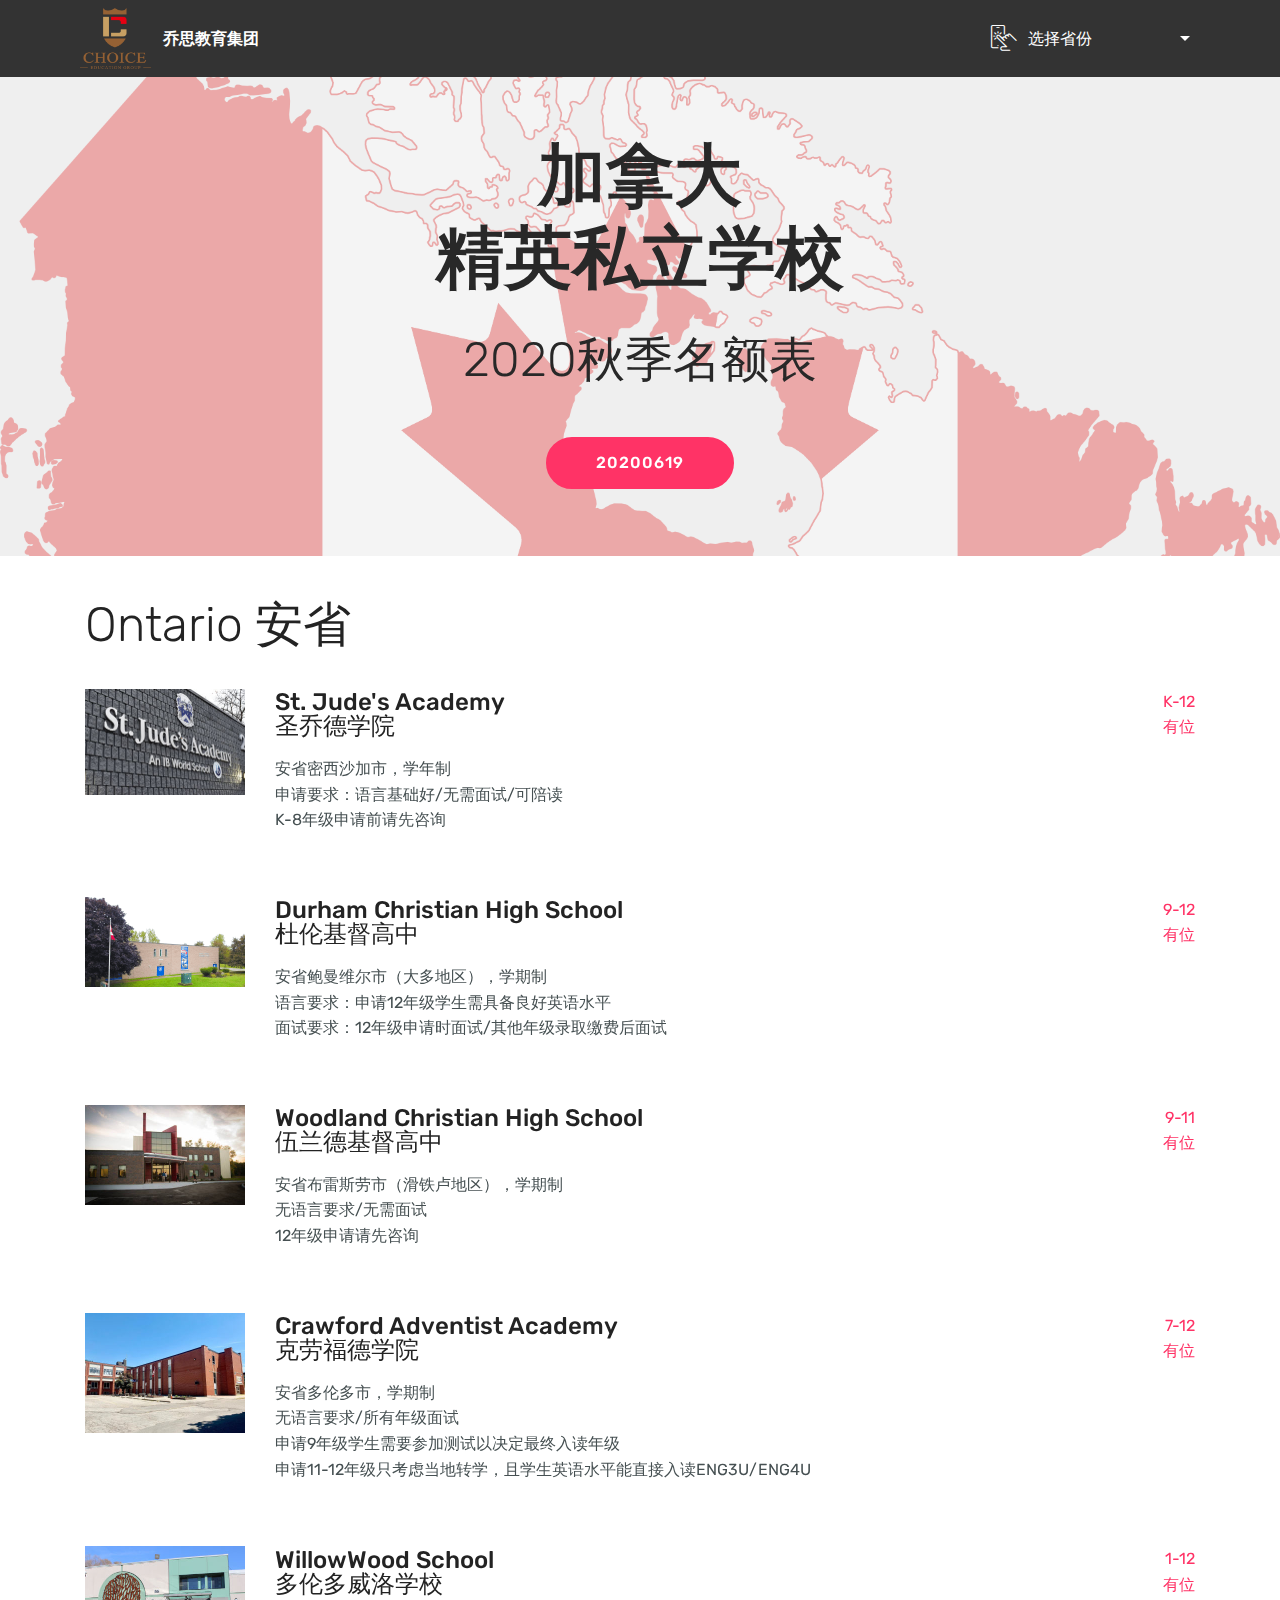
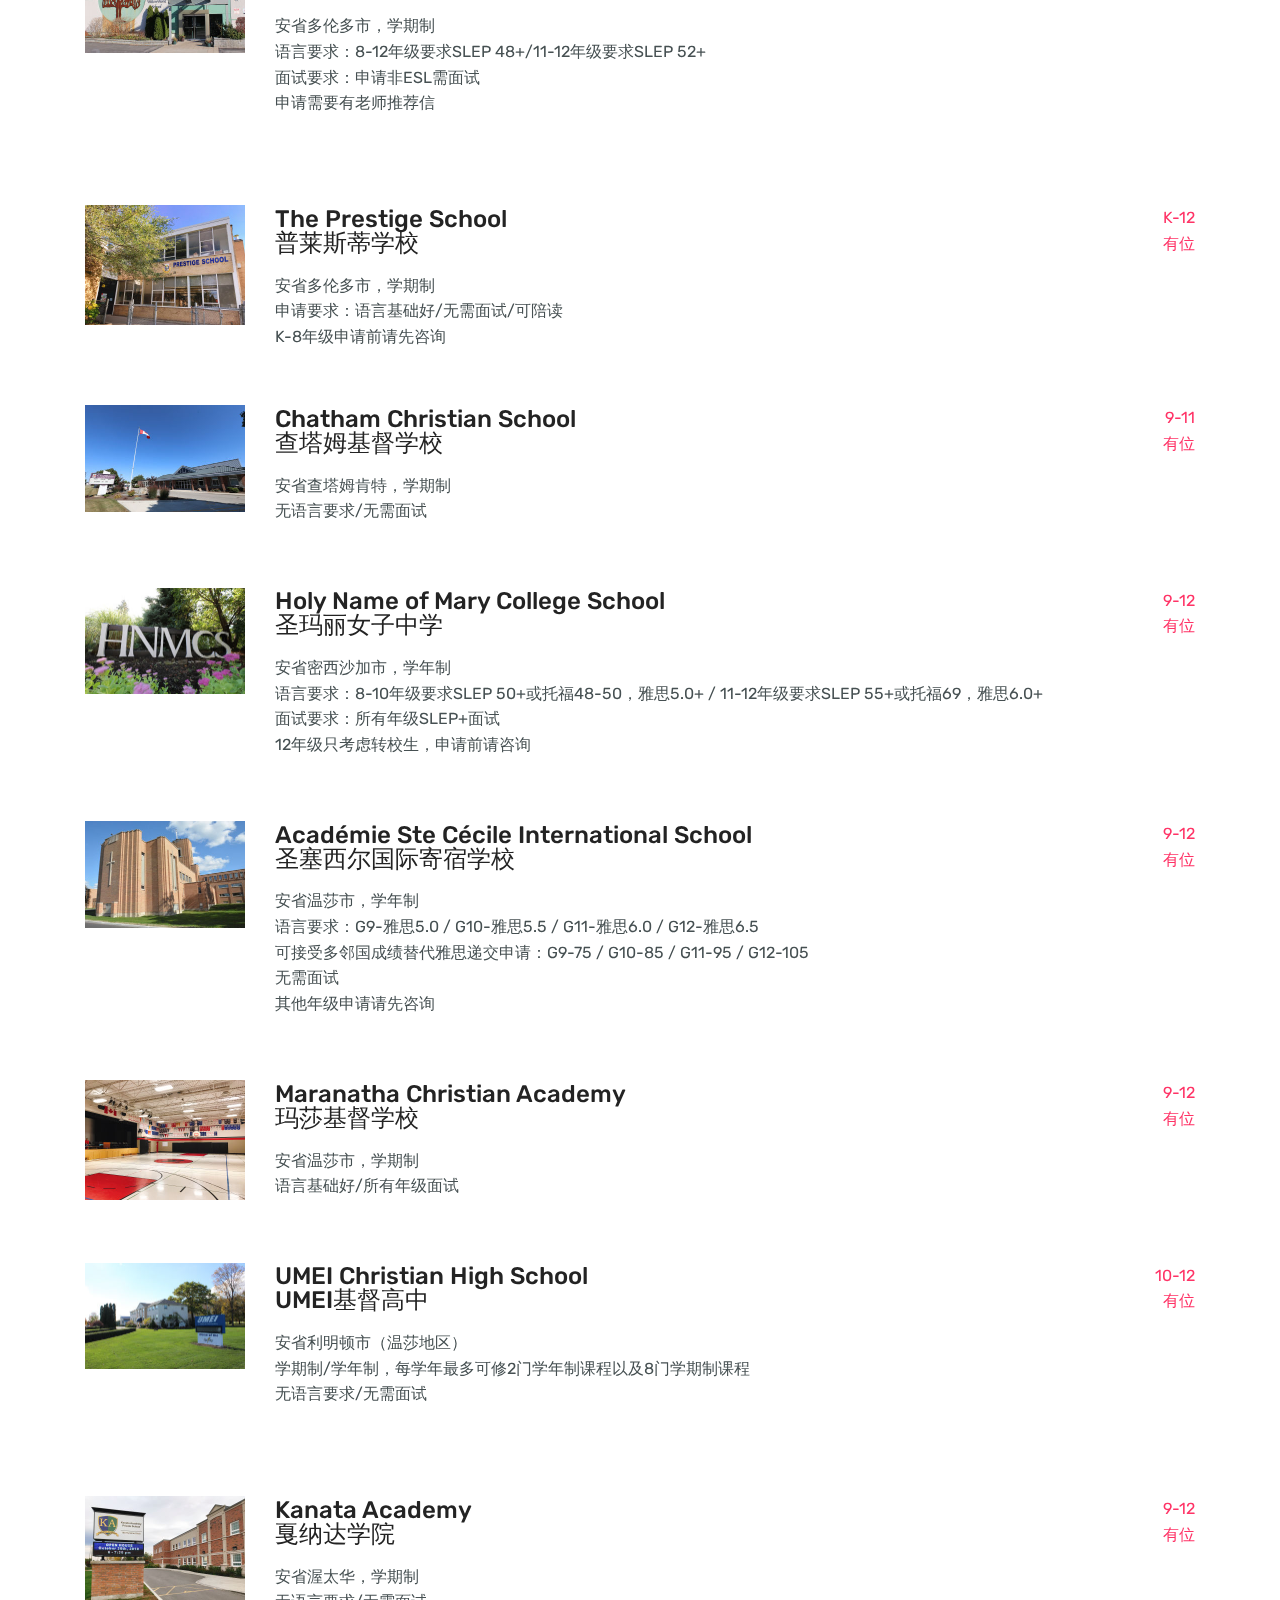
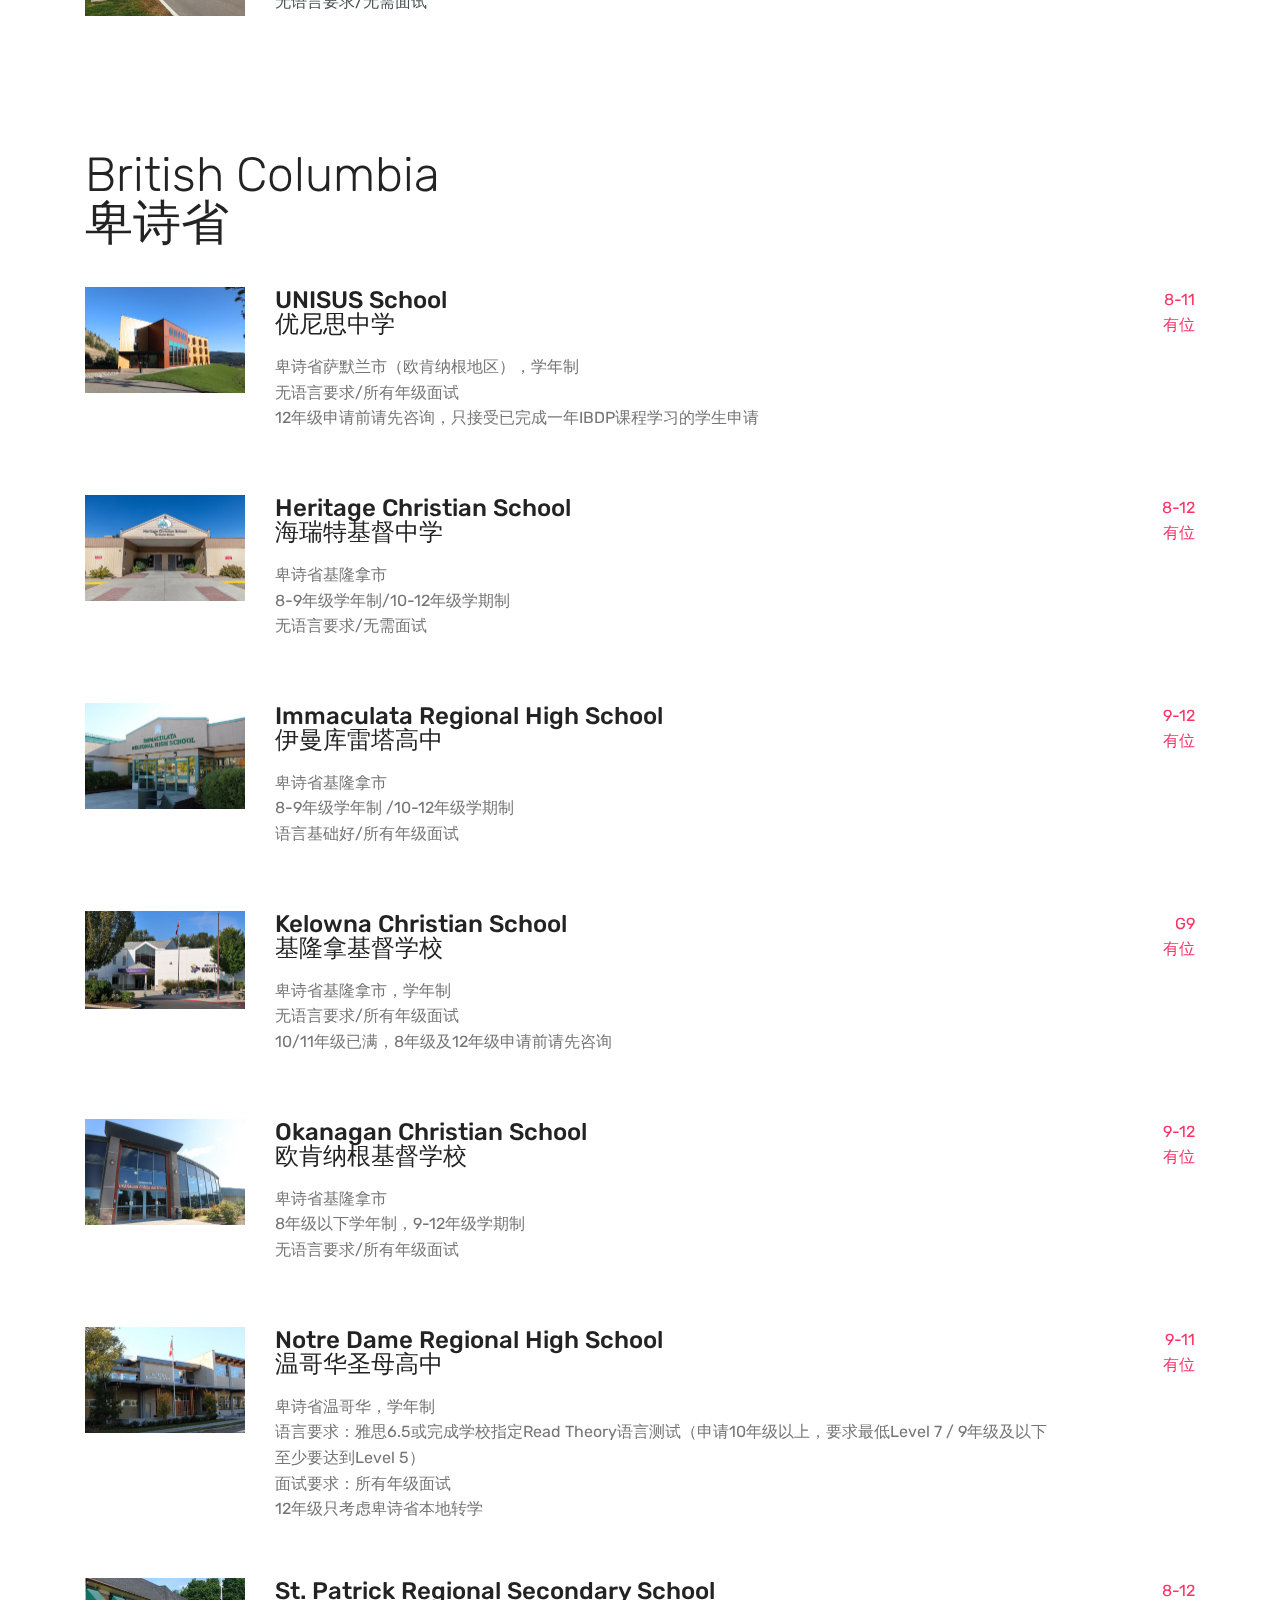
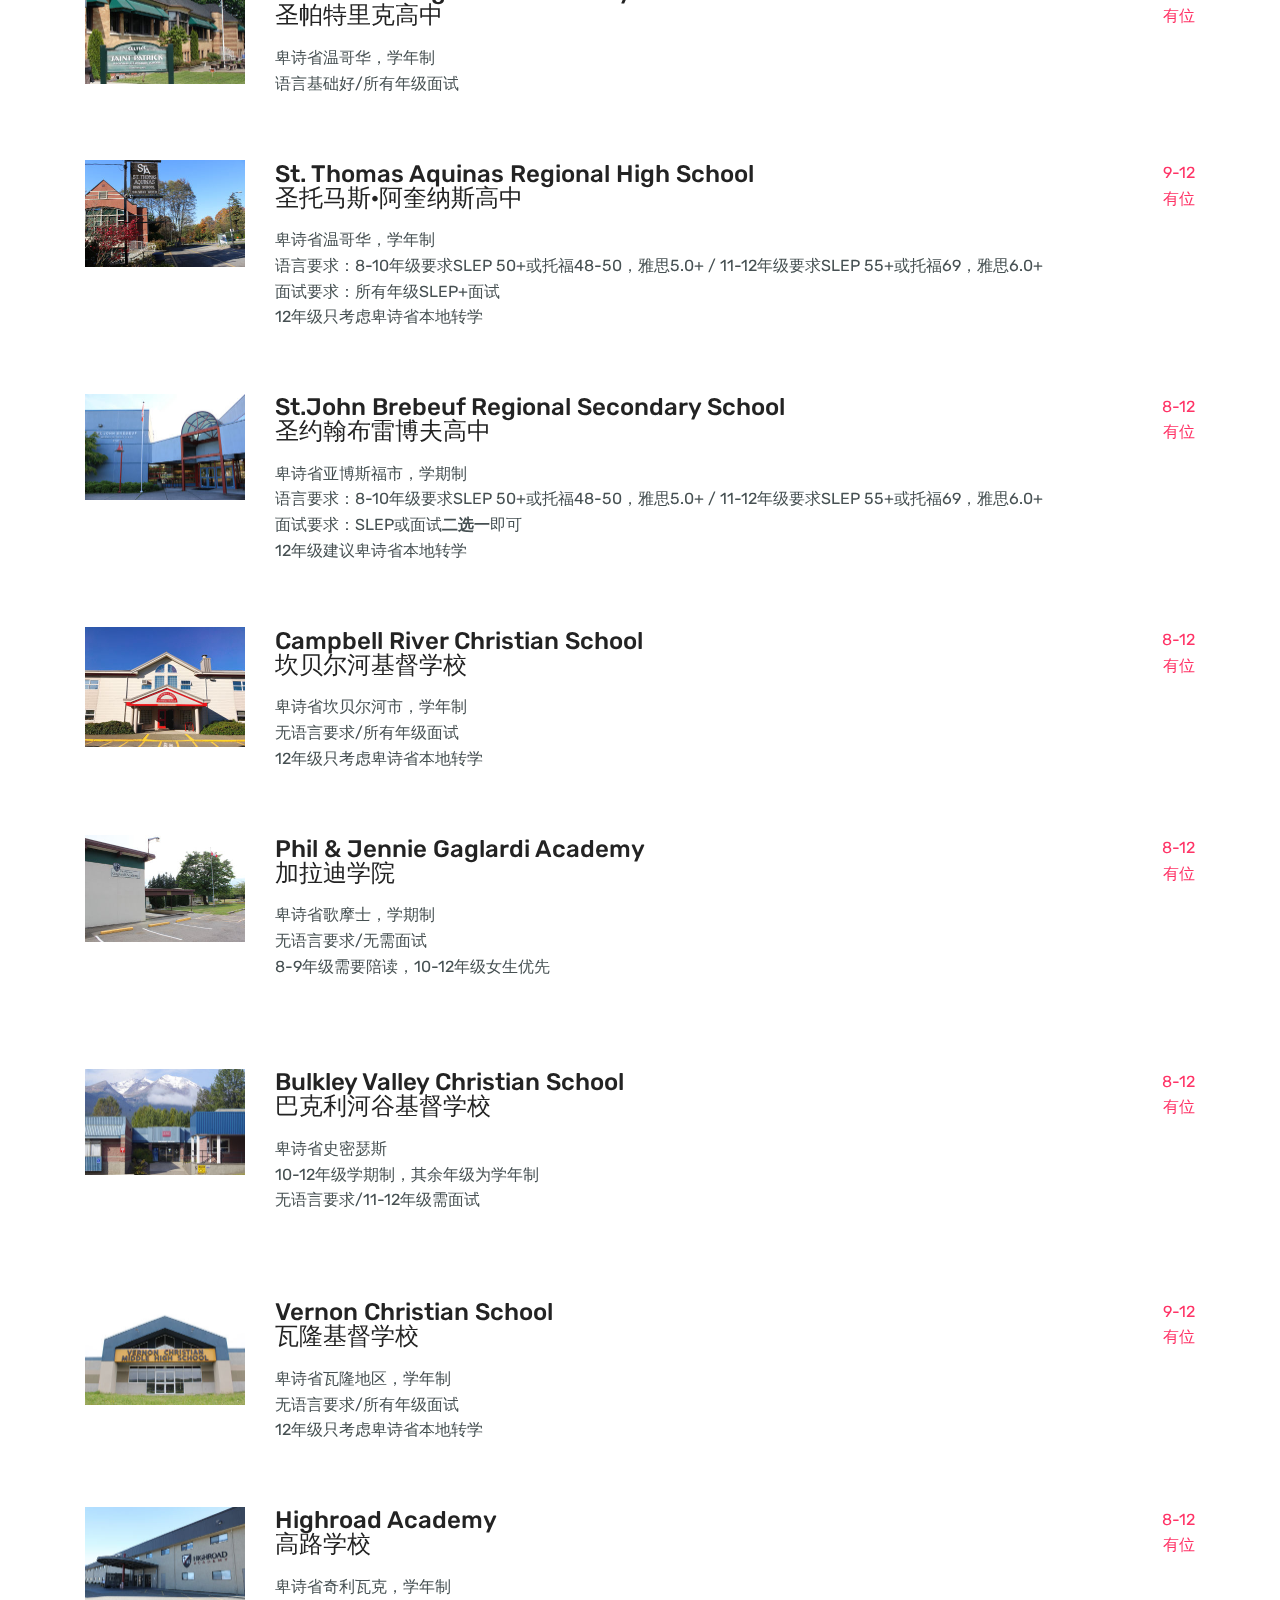
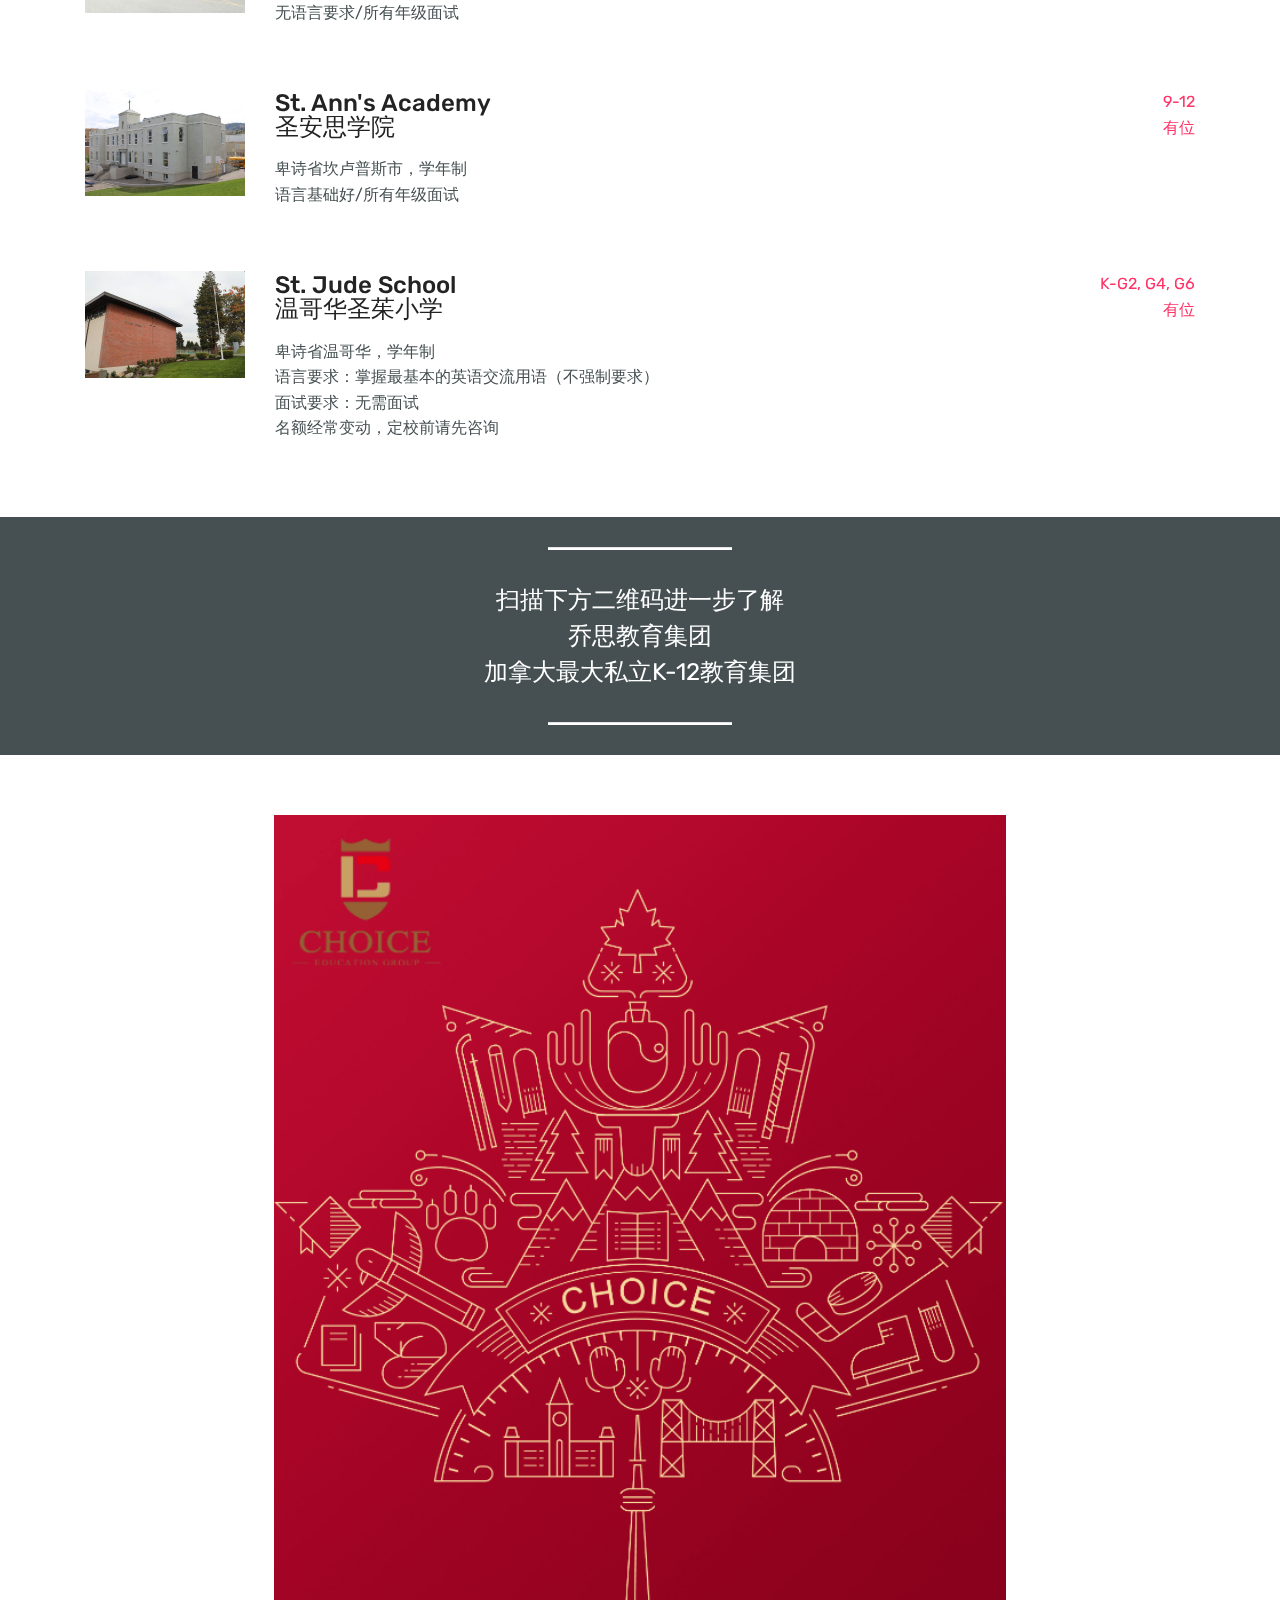
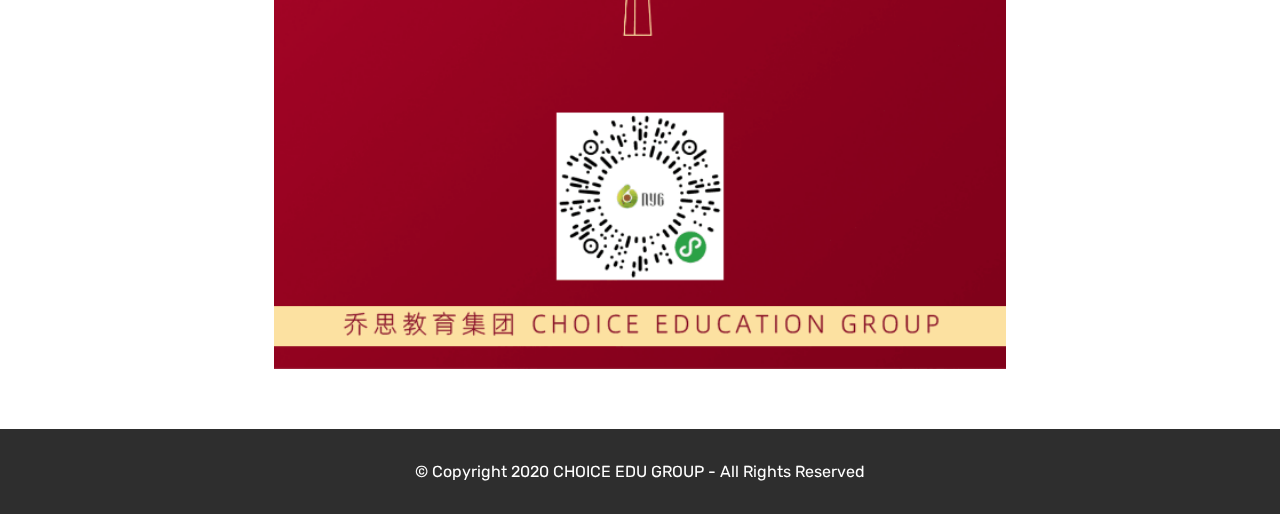
<file: index.html>
<!DOCTYPE html>
<html  >
<head>
  <!-- Site made with Mobirise Website Builder v4.12.4, https://mobirise.com -->
  <meta charset="UTF-8">
  <meta http-equiv="X-UA-Compatible" content="IE=edge">
  <meta name="generator" content="Mobirise v4.12.4, mobirise.com">
  <meta name="twitter:card" content="summary_large_image"/>
  <meta name="twitter:image:src" content="assets/images/index-meta.png">
  <meta property="og:image" content="assets/images/index-meta.png">
  <meta name="twitter:title" content="CHOICE 乔思教育集团2020秋季名额表">
  <meta name="viewport" content="width=device-width, initial-scale=1, minimum-scale=1">
  <link rel="shortcut icon" href="assets/images/choice-logo-122x105.png" type="image/x-icon">
  <meta name="description" content="2020年6月19日更新">
  
  
  <title>CHOICE 乔思教育集团2020秋季名额表</title>
  <link rel="stylesheet" href="assets/web/assets/mobirise-icons/mobirise-icons.css">
  <link rel="stylesheet" href="assets/bootstrap/css/bootstrap.min.css">
  <link rel="stylesheet" href="assets/bootstrap/css/bootstrap-grid.min.css">
  <link rel="stylesheet" href="assets/bootstrap/css/bootstrap-reboot.min.css">
  <link rel="stylesheet" href="assets/tether/tether.min.css">
  <link rel="stylesheet" href="assets/dropdown/css/style.css">
  <link rel="stylesheet" href="assets/theme/css/style.css">
  <link rel="preload" as="style" href="assets/mobirise/css/mbr-additional.css"><link rel="stylesheet" href="assets/mobirise/css/mbr-additional.css" type="text/css">
  
  
  
</head>
<body>
  <section class="menu cid-qTkzRZLJNu" once="menu" id="menu1-0">

    

    <nav class="navbar navbar-expand beta-menu navbar-dropdown align-items-center navbar-fixed-top navbar-toggleable-sm">
        <button class="navbar-toggler navbar-toggler-right" type="button" data-toggle="collapse" data-target="#navbarSupportedContent" aria-controls="navbarSupportedContent" aria-expanded="false" aria-label="Toggle navigation">
            <div class="hamburger">
                <span></span>
                <span></span>
                <span></span>
                <span></span>
            </div>
        </button>
        <div class="menu-logo">
            <div class="navbar-brand">
                <span class="navbar-logo">
                    
                         <img src="assets/images/choice-logo-122x105.png" alt="Mobirise" title="" style="height: 3.8rem;">
                    
                </span>
                <span class="navbar-caption-wrap"><a class="navbar-caption text-white display-4" href="#top">乔思教育集团<br></a></span>
            </div>
        </div>
        <div class="collapse navbar-collapse" id="navbarSupportedContent">
            <ul class="navbar-nav nav-dropdown nav-right" data-app-modern-menu="true"><li class="nav-item dropdown">
                    <a class="nav-link link text-white dropdown-toggle display-4" href="https://mobirise.com" data-toggle="dropdown-submenu" aria-expanded="true"><span class="mbri-touch mbr-iconfont mbr-iconfont-btn"></span>选择省份 &nbsp; &nbsp; &nbsp; &nbsp; &nbsp; &nbsp; &nbsp; &nbsp; &nbsp; &nbsp;&nbsp;</a><div class="dropdown-menu"><a class="text-white dropdown-item display-4" href="index.html#services6-6">ON</a><a class="text-white dropdown-item display-4" href="index.html#services6-7">BC</a></div>
                </li></ul>
            
        </div>
    </nav>
</section>

<section class="engine"><a href="https://mobirise.info/n">simple website templates</a></section><section class="header1 cid-s4RXnXdgMa mbr-parallax-background" id="header16-b">

    

    <div class="mbr-overlay" style="opacity: 0.7; background-color: rgb(239, 239, 239);">
    </div>

    <div class="container">
        <div class="row justify-content-md-center">
            <div class="col-md-10 align-center">
                <h1 class="mbr-section-title mbr-bold pb-3 mbr-fonts-style display-1">
                    加拿大<br>精英私立学校<br></h1>
                
                <p class="mbr-text pb-3 mbr-fonts-style display-2">
                    2020秋季名额表</p>
                <div class="mbr-section-btn"><a class="btn btn-md btn-secondary display-4" href="#top">20200619</a></div>
            </div>
        </div>
    </div>

</section>

<section class="services6 cid-s4NWJn05ms" id="services6-6">
    <!---->
    
    <!---->
    <!--Overlay-->
    
    <!--Container-->
    <div class="container">
        <div class="row">
            <!--Titles-->
            <div class="title col-12">
                <h2 class="align-left mbr-fonts-style m-0 display-2">
                    Ontario 安省</h2>
                
            </div>
            <!--Card-1-->
            <div class="card col-12 pb-5">
                <div class="card-wrapper media-container-row media-container-row">
                    <div class="card-box">
                        <div class="row">
                            <div class="col-12 col-md-2">
                                <!--Image-->
                                <div class="mbr-figure">
                                    <img src="assets/images/-20191211103237-320x213.jpg" alt="Mobirise" title="">
                                </div>
                            </div>
                            <div class="col-12 col-md-10">
                                <div class="wrapper">
                                    <div class="top-line pb-3">
                                        <h4 class="card-title mbr-fonts-style display-5">
                                            St. Jude's Academy <br>圣乔德学院</h4>
                                        <p class="mbr-text cost mbr-fonts-style m-0 display-7">K-12<br>有位<br></p>
                                    </div>
                                    <div class="bottom-line">
                                        <p class="mbr-text mbr-fonts-style display-7">安省密西沙加市，学年制<br>申请要求：语言基础好/无需面试/可陪读<br>K-8年级申请前请先咨询</p>
                                    </div>
                                </div>
                            </div>
                        </div>
                    </div>
                </div>
            </div>
            <!--Card-2-->
            <div class="card col-12 pb-5">
                <div class="card-wrapper media-container-row media-container-row">
                    <div class="card-box">
                        <div class="row">
                            <div class="col-12 col-md-2">
                                <!--Image-->
                                <div class="mbr-figure">
                                    <img src="assets/images/1-320x180.png" alt="Mobirise" title="">
                                </div>
                            </div>
                            <div class="col-12 col-md-10">
                                <div class="wrapper">
                                    <div class="top-line pb-3">
                                        <h4 class="card-title mbr-fonts-style display-5">
                                            Durham Christian High School <br>杜伦基督高中</h4>
                                        <p class="mbr-text cost mbr-fonts-style m-0 display-7">9-12<br>有位</p>
                                    </div>
                                    <div class="bottom-line">
                                        <p class="mbr-text mbr-fonts-style display-7">安省鲍曼维尔市（大多地区），学期制<br>语言要求：申请12年级学生需具备良好英语水平<br>面试要求：12年级申请时面试/其他年级录取缴费后面试</p>
                                    </div>
                                </div>
                            </div>
                        </div>
                    </div>
                </div>
            </div>
            <!--Card-3-->
            <div class="card col-12 pb-5">
                <div class="card-wrapper media-container-row media-container-row">
                    <div class="card-box">
                        <div class="row">
                            <div class="col-12 col-md-2">
                                <!--Image-->
                                <div class="mbr-figure">
                                    <img src="assets/images/74680681-2819113194768340-7757716049117577216-n-320x200.jpg" alt="Mobirise" title="">
                                </div>
                            </div>
                            <div class="col-12 col-md-10">
                                <div class="wrapper">
                                    <div class="top-line pb-3">
                                        <h4 class="card-title mbr-fonts-style display-5">
                                            Woodland Christian High School<br>伍兰德基督高中</h4>
                                        <p class="mbr-text cost mbr-fonts-style m-0 display-7">9-11<br>有位</p>
                                    </div>
                                    <div class="bottom-line">
                                        <p class="mbr-text mbr-fonts-style display-7">安省布雷斯劳市（滑铁卢地区），学期制<br>无语言要求/无需面试<br>12年级申请请先咨询</p>
                                    </div>
                                </div>
                            </div>
                        </div>
                    </div>
                </div>
            </div>
            <!--Card-4-->
            <div class="card col-12 pb-5">
                <div class="card-wrapper media-container-row media-container-row">
                    <div class="card-box">
                        <div class="row">
                            <div class="col-12 col-md-2">
                                <!--Image-->
                                <div class="mbr-figure">
                                    <img src="assets/images/caa-0611-320x240.jpg" alt="Mobirise" title="">
                                </div>
                            </div>
                            <div class="col-12 col-md-10">
                                <div class="wrapper">
                                    <div class="top-line pb-3">
                                        <h4 class="card-title mbr-fonts-style display-5">
                                            Crawford Adventist Academy<br>克劳福德学院</h4>
                                        <p class="mbr-text cost mbr-fonts-style m-0 display-7">7-12<br>有位</p>
                                    </div>
                                    <div class="bottom-line">
                                        <p class="mbr-text mbr-fonts-style display-7">安省多伦多市，学期制<br>无语言要求/所有年级面试<br>申请9年级学生需要参加测试以决定最终入读年级<br>申请11-12年级只考虑当地转学，且学生英语水平能直接入读ENG3U/ENG4U</p>
                                    </div>
                                </div>
                            </div>
                        </div>
                    </div>
                </div>
            </div>
            <!--Card-5-->
            <div class="card col-12 pb-5">
                <div class="card-wrapper media-container-row media-container-row">
                    <div class="card-box">
                        <div class="row">
                            <div class="col-12 col-md-2">
                                <!--Image-->
                                <div class="mbr-figure">
                                    <img src="assets/images/img-5573-320x213.jpg" alt="Mobirise" title="">
                                </div>
                            </div>
                            <div class="col-12 col-md-10">
                                <div class="wrapper">
                                    <div class="top-line pb-3">
                                        <h4 class="card-title mbr-fonts-style display-5">
                                            WillowWood School<br>多伦多威洛学校</h4>
                                        <p class="mbr-text cost mbr-fonts-style m-0 display-7">1-12<br>有位</p>
                                    </div>
                                    <div class="bottom-line">
                                        <p class="mbr-text mbr-fonts-style display-7">安省多伦多市，学期制<br>语言要求：8-12年级要求SLEP 48+/11-12年级要求SLEP 52+<br>面试要求：申请非ESL需面试<br>申请需要有老师推荐信<br><br></p>
                                    </div>
                                </div>
                            </div>
                        </div>
                    </div>
                </div>
            </div>
            <!--Card-6-->
            <div class="card col-12">
                <div class="card-wrapper media-container-row media-container-row">
                    <div class="card-box">
                        <div class="row">
                            <div class="col-12 col-md-2">
                                <!--Image-->
                                <div class="mbr-figure">
                                    <img src="assets/images/img-4306-320x240.jpg" alt="Mobirise" title="">
                                </div>
                            </div>
                            <div class="col-12 col-md-10">
                                <div class="wrapper">
                                    <div class="top-line pb-3">
                                        <h4 class="card-title mbr-fonts-style display-5">
                                            The Prestige School<br>普莱斯蒂学校</h4>
                                        <p class="mbr-text cost mbr-fonts-style m-0 display-7">K-12<br>有位</p>
                                    </div>
                                    <div class="bottom-line">
                                        <p class="mbr-text mbr-fonts-style display-7">安省多伦多市，学期制<br>申请要求：语言基础好/无需面试/可陪读<br>K-8年级申请前请先咨询</p>
                                    </div>
                                </div>
                            </div>
                        </div>
                    </div>
                </div>
            </div>
        </div>
    </div>
</section>

<section class="services6 cid-s4S9GipTCc" id="services6-d">
    <!---->
    
    <!---->
    <!--Overlay-->
    
    <!--Container-->
    <div class="container">
        <div class="row">
            <!--Titles-->
            <div class="title col-12">
                
                
            </div>
            <!--Card-1-->
            <div class="card col-12 pb-5">
                <div class="card-wrapper media-container-row media-container-row">
                    <div class="card-box">
                        <div class="row">
                            <div class="col-12 col-md-2">
                                <!--Image-->
                                <div class="mbr-figure">
                                    <img src="assets/images/7g1a1132-320x213.jpg" alt="Mobirise" title="">
                                </div>
                            </div>
                            <div class="col-12 col-md-10">
                                <div class="wrapper">
                                    <div class="top-line pb-3">
                                        <h4 class="card-title mbr-fonts-style display-5">
                                            Chatham Christian School<br>查塔姆基督学校</h4>
                                        <p class="mbr-text cost mbr-fonts-style m-0 display-7">9-11<br>有位</p>
                                    </div>
                                    <div class="bottom-line">
                                        <p class="mbr-text mbr-fonts-style display-7">安省查塔姆肯特，学期制<br>无语言要求/无需面试</p>
                                    </div>
                                </div>
                            </div>
                        </div>
                    </div>
                </div>
            </div>
            <!--Card-2-->
            <div class="card col-12 pb-5">
                <div class="card-wrapper media-container-row media-container-row">
                    <div class="card-box">
                        <div class="row">
                            <div class="col-12 col-md-2">
                                <!--Image-->
                                <div class="mbr-figure">
                                    <img src="assets/images/7g1a9463-320x213.jpg" alt="Mobirise" title="">
                                </div>
                            </div>
                            <div class="col-12 col-md-10">
                                <div class="wrapper">
                                    <div class="top-line pb-3">
                                        <h4 class="card-title mbr-fonts-style display-5">Holy Name of Mary College School<br>圣玛丽女子中学</h4>
                                        <p class="mbr-text cost mbr-fonts-style m-0 display-7">9-12<br>有位</p>
                                    </div>
                                    <div class="bottom-line">
                                        <p class="mbr-text mbr-fonts-style display-7">安省密西沙加市，学年制<br>语言要求：8-10年级要求SLEP 50+或托福48-50，雅思5.0+ / 11-12年级要求SLEP 55+或托福69，雅思6.0+<br>面试要求：所有年级SLEP+面试<br>12年级只考虑转校生，申请前请咨询<br></p>
                                    </div>
                                </div>
                            </div>
                        </div>
                    </div>
                </div>
            </div>
            <!--Card-3-->
            <div class="card col-12 pb-5">
                <div class="card-wrapper media-container-row media-container-row">
                    <div class="card-box">
                        <div class="row">
                            <div class="col-12 col-md-2">
                                <!--Image-->
                                <div class="mbr-figure">
                                    <img src="assets/images/private-school-canada7-320x213.jpg" alt="Mobirise" title="">
                                </div>
                            </div>
                            <div class="col-12 col-md-10">
                                <div class="wrapper">
                                    <div class="top-line pb-3">
                                        <h4 class="card-title mbr-fonts-style display-5">Académie Ste Cécile International School<br>圣塞西尔国际寄宿学校</h4>
                                        <p class="mbr-text cost mbr-fonts-style m-0 display-7">9-12<br>有位</p>
                                    </div>
                                    <div class="bottom-line">
                                        <p class="mbr-text mbr-fonts-style display-7">安省温莎市，学年制<br>语言要求：G9-雅思5.0 / G10-雅思5.5 / G11-雅思6.0 / G12-雅思6.5<br>可接受多邻国成绩替代雅思递交申请：G9-75 / G10-85 / G11-95 / G12-105<br>无需面试<br>其他年级申请请先咨询</p>
                                    </div>
                                </div>
                            </div>
                        </div>
                    </div>
                </div>
            </div>
            <!--Card-4-->
            <div class="card col-12 pb-5">
                <div class="card-wrapper media-container-row media-container-row">
                    <div class="card-box">
                        <div class="row">
                            <div class="col-12 col-md-2">
                                <!--Image-->
                                <div class="mbr-figure">
                                    <img src="assets/images/img-4792-320x240.jpg" alt="Mobirise" title="">
                                </div>
                            </div>
                            <div class="col-12 col-md-10">
                                <div class="wrapper">
                                    <div class="top-line pb-3">
                                        <h4 class="card-title mbr-fonts-style display-5">Maranatha Christian Academy<br>玛莎基督学校</h4>
                                        <p class="mbr-text cost mbr-fonts-style m-0 display-7">9-12<br>有位</p>
                                    </div>
                                    <div class="bottom-line">
                                        <p class="mbr-text mbr-fonts-style display-7">安省温莎市，学期制<br>语言基础好/所有年级面试</p>
                                    </div>
                                </div>
                            </div>
                        </div>
                    </div>
                </div>
            </div>
            <!--Card-5-->
            <div class="card col-12 pb-5">
                <div class="card-wrapper media-container-row media-container-row">
                    <div class="card-box">
                        <div class="row">
                            <div class="col-12 col-md-2">
                                <!--Image-->
                                <div class="mbr-figure">
                                    <img src="assets/images/img-7994-320x213.jpg" alt="Mobirise" title="">
                                </div>
                            </div>
                            <div class="col-12 col-md-10">
                                <div class="wrapper">
                                    <div class="top-line pb-3">
                                        <h4 class="card-title mbr-fonts-style display-5">UMEI Christian High School<br>UMEI基督高中</h4>
                                        <p class="mbr-text cost mbr-fonts-style m-0 display-7">10-12<br>有位</p>
                                    </div>
                                    <div class="bottom-line">
                                        <p class="mbr-text mbr-fonts-style display-7">安省利明顿市（温莎地区）<br>学期制/学年制，每学年最多可修2门学年制课程以及8门学期制课程<br>无语言要求/无需面试<br><br></p>
                                    </div>
                                </div>
                            </div>
                        </div>
                    </div>
                </div>
            </div>
            <!--Card-6-->
            <div class="card col-12">
                <div class="card-wrapper media-container-row media-container-row">
                    <div class="card-box">
                        <div class="row">
                            <div class="col-12 col-md-2">
                                <!--Image-->
                                <div class="mbr-figure">
                                    <img src="assets/images/img-3891-320x240.jpg" alt="Mobirise" title="">
                                </div>
                            </div>
                            <div class="col-12 col-md-10">
                                <div class="wrapper">
                                    <div class="top-line pb-3">
                                        <h4 class="card-title mbr-fonts-style display-5">Kanata Academy<br>戛纳达学院</h4>
                                        <p class="mbr-text cost mbr-fonts-style m-0 display-7">9-12<br>有位</p>
                                    </div>
                                    <div class="bottom-line">
                                        <p class="mbr-text mbr-fonts-style display-7">安省渥太华，学期制<br>无语言要求/无需面试</p>
                                    </div>
                                </div>
                            </div>
                        </div>
                    </div>
                </div>
            </div>
        </div>
    </div>
</section>

<section class="services6 cid-s4NWMBPGXN" id="services6-7">
    <!---->
    
    <!---->
    <!--Overlay-->
    
    <!--Container-->
    <div class="container">
        <div class="row">
            <!--Titles-->
            <div class="title col-12">
                <h2 class="align-left mbr-fonts-style m-0 display-2">
                    British Columbia <br>卑诗省</h2>
                
            </div>
            <!--Card-1-->
            <div class="card col-12 pb-5">
                <div class="card-wrapper media-container-row media-container-row">
                    <div class="card-box">
                        <div class="row">
                            <div class="col-12 col-md-2">
                                <!--Image-->
                                <div class="mbr-figure">
                                    <img src="assets/images/201a0731-320x213.jpg" alt="Mobirise" title="">
                                </div>
                            </div>
                            <div class="col-12 col-md-10">
                                <div class="wrapper">
                                    <div class="top-line pb-3">
                                        <h4 class="card-title mbr-fonts-style display-5">
                                            UNISUS School<br>优尼思中学</h4>
                                        <p class="mbr-text cost mbr-fonts-style m-0 display-7">8-11<br>有位</p>
                                    </div>
                                    <div class="bottom-line">
                                        <p class="mbr-text mbr-fonts-style display-7">卑诗省萨默兰市（欧肯纳根地区），学年制<br>无语言要求/所有年级面试<br>12年级申请前请先咨询，只接受已完成一年IBDP课程学习的学生申请</p>
                                    </div>
                                </div>
                            </div>
                        </div>
                    </div>
                </div>
            </div>
            <!--Card-2-->
            <div class="card col-12 pb-5">
                <div class="card-wrapper media-container-row media-container-row">
                    <div class="card-box">
                        <div class="row">
                            <div class="col-12 col-md-2">
                                <!--Image-->
                                <div class="mbr-figure">
                                    <img src="assets/images/hcs-10-of-62-320x213.jpg" alt="Mobirise" title="">
                                </div>
                            </div>
                            <div class="col-12 col-md-10">
                                <div class="wrapper">
                                    <div class="top-line pb-3">
                                        <h4 class="card-title mbr-fonts-style display-5">
                                            Heritage Christian School<br>海瑞特基督中学</h4>
                                        <p class="mbr-text cost mbr-fonts-style m-0 display-7">8-12<br>有位</p>
                                    </div>
                                    <div class="bottom-line">
                                        <p class="mbr-text mbr-fonts-style display-7">卑诗省基隆拿市<br>8-9年级学年制/10-12年级学期制<br>无语言要求/无需面试</p>
                                    </div>
                                </div>
                            </div>
                        </div>
                    </div>
                </div>
            </div>
            <!--Card-3-->
            <div class="card col-12 pb-5">
                <div class="card-wrapper media-container-row media-container-row">
                    <div class="card-box">
                        <div class="row">
                            <div class="col-12 col-md-2">
                                <!--Image-->
                                <div class="mbr-figure">
                                    <img src="assets/images/img-3856-320x213.jpg" alt="Mobirise" title="">
                                </div>
                            </div>
                            <div class="col-12 col-md-10">
                                <div class="wrapper">
                                    <div class="top-line pb-3">
                                        <h4 class="card-title mbr-fonts-style display-5">
                                            Immaculata Regional High School<br>伊曼库雷塔高中</h4>
                                        <p class="mbr-text cost mbr-fonts-style m-0 display-7">9-12<br>有位</p>
                                    </div>
                                    <div class="bottom-line">
                                        <p class="mbr-text mbr-fonts-style display-7">
                                            卑诗省基隆拿市<br>8-9年级学年制 /10-12年级学期制<br>语言基础好/所有年级面试</p>
                                    </div>
                                </div>
                            </div>
                        </div>
                    </div>
                </div>
            </div>
            <!--Card-4-->
            <div class="card col-12 pb-5">
                <div class="card-wrapper media-container-row media-container-row">
                    <div class="card-box">
                        <div class="row">
                            <div class="col-12 col-md-2">
                                <!--Image-->
                                <div class="mbr-figure">
                                    <img src="assets/images/benvoulin-campus-exterior-320x197.jpg" alt="Mobirise" title="">
                                </div>
                            </div>
                            <div class="col-12 col-md-10">
                                <div class="wrapper">
                                    <div class="top-line pb-3">
                                        <h4 class="card-title mbr-fonts-style display-5">
                                            Kelowna Christian School<br>基隆拿基督学校</h4>
                                        <p class="mbr-text cost mbr-fonts-style m-0 display-7">G9<br>有位</p>
                                    </div>
                                    <div class="bottom-line">
                                        <p class="mbr-text mbr-fonts-style display-7">卑诗省基隆拿市，学年制<br>无语言要求/所有年级面试<br>10/11年级已满，8年级及12年级申请前请先咨询</p>
                                    </div>
                                </div>
                            </div>
                        </div>
                    </div>
                </div>
            </div>
            <!--Card-5-->
            <div class="card col-12 pb-5">
                <div class="card-wrapper media-container-row media-container-row">
                    <div class="card-box">
                        <div class="row">
                            <div class="col-12 col-md-2">
                                <!--Image-->
                                <div class="mbr-figure">
                                    <img src="assets/images/201a0577-320x213.jpg" alt="Mobirise" title="">
                                </div>
                            </div>
                            <div class="col-12 col-md-10">
                                <div class="wrapper">
                                    <div class="top-line pb-3">
                                        <h4 class="card-title mbr-fonts-style display-5">
                                            Okanagan Christian School<br>欧肯纳根基督学校</h4>
                                        <p class="mbr-text cost mbr-fonts-style m-0 display-7">9-12<br>有位</p>
                                    </div>
                                    <div class="bottom-line">
                                        <p class="mbr-text mbr-fonts-style display-7">卑诗省基隆拿市<br>8年级以下学年制，9-12年级学期制<br>无语言要求/所有年级面试</p>
                                    </div>
                                </div>
                            </div>
                        </div>
                    </div>
                </div>
            </div>
            <!--Card-6-->
            <div class="card col-12">
                <div class="card-wrapper media-container-row media-container-row">
                    <div class="card-box">
                        <div class="row">
                            <div class="col-12 col-md-2">
                                <!--Image-->
                                <div class="mbr-figure">
                                    <img src="assets/images/img-4779-320x213.jpg" alt="Mobirise" title="">
                                </div>
                            </div>
                            <div class="col-12 col-md-10">
                                <div class="wrapper">
                                    <div class="top-line pb-3">
                                        <h4 class="card-title mbr-fonts-style display-5">Notre Dame Regional  High School
<br>温哥华圣母高中</h4>
                                        <p class="mbr-text cost mbr-fonts-style m-0 display-7">9-11<br>有位</p>
                                    </div>
                                    <div class="bottom-line">
                                        <p class="mbr-text mbr-fonts-style display-7">卑诗省温哥华，学年制<br>语言要求：雅思6.5或完成学校指定Read Theory语言测试（申请10年级以上，要求最低Level 7 / 9年级及以下至少要达到Level 5）<br>面试要求：所有年级面试<br>12年级只考虑卑诗省本地转学</p>
                                    </div>
                                </div>
                            </div>
                        </div>
                    </div>
                </div>
            </div>
        </div>
    </div>
</section>

<section class="services6 cid-s4SK51aQQZ" id="services6-f">
    <!---->
    
    <!---->
    <!--Overlay-->
    
    <!--Container-->
    <div class="container">
        <div class="row">
            <!--Titles-->
            <div class="title col-12">
                
                
            </div>
            <!--Card-1-->
            <div class="card col-12 pb-5">
                <div class="card-wrapper media-container-row media-container-row">
                    <div class="card-box">
                        <div class="row">
                            <div class="col-12 col-md-2">
                                <!--Image-->
                                <div class="mbr-figure">
                                    <img src="assets/images/800px-st-pats-secondary-320x213.jpg" alt="Mobirise" title="">
                                </div>
                            </div>
                            <div class="col-12 col-md-10">
                                <div class="wrapper">
                                    <div class="top-line pb-3">
                                        <h4 class="card-title mbr-fonts-style display-5">St. Patrick Regional Secondary School
<div>圣帕特里克高中</div></h4>
                                        <p class="mbr-text cost mbr-fonts-style m-0 display-7">8-12<br>有位</p>
                                    </div>
                                    <div class="bottom-line">
                                        <p class="mbr-text mbr-fonts-style display-7">卑诗省温哥华，学年制<br>语言基础好/所有年级面试</p>
                                    </div>
                                </div>
                            </div>
                        </div>
                    </div>
                </div>
            </div>
            <!--Card-2-->
            <div class="card col-12 pb-5">
                <div class="card-wrapper media-container-row media-container-row">
                    <div class="card-box">
                        <div class="row">
                            <div class="col-12 col-md-2">
                                <!--Image-->
                                <div class="mbr-figure">
                                    <img src="assets/images/img-4651-320x213.jpg" alt="Mobirise" title="">
                                </div>
                            </div>
                            <div class="col-12 col-md-10">
                                <div class="wrapper">
                                    <div class="top-line pb-3">
                                        <h4 class="card-title mbr-fonts-style display-5">St. Thomas Aquinas
 Regional High School&nbsp;<div>圣托马斯·阿奎纳斯高中</div></h4>
                                        <p class="mbr-text cost mbr-fonts-style m-0 display-7">9-12<br>有位</p>
                                    </div>
                                    <div class="bottom-line">
                                        <p class="mbr-text mbr-fonts-style display-7">卑诗省温哥华，学年制<br>语言要求：8-10年级要求SLEP 50+或托福48-50，雅思5.0+ / 11-12年级要求SLEP 55+或托福69，雅思6.0+
<br>面试要求：所有年级SLEP+面试<br>12年级只考虑卑诗省本地转学</p>
                                    </div>
                                </div>
                            </div>
                        </div>
                    </div>
                </div>
            </div>
            <!--Card-3-->
            <div class="card col-12 pb-5">
                <div class="card-wrapper media-container-row media-container-row">
                    <div class="card-box">
                        <div class="row">
                            <div class="col-12 col-md-2">
                                <!--Image-->
                                <div class="mbr-figure">
                                    <img src="assets/images/1-320x213.jpg" alt="Mobirise" title="">
                                </div>
                            </div>
                            <div class="col-12 col-md-10">
                                <div class="wrapper">
                                    <div class="top-line pb-3">
                                        <h4 class="card-title mbr-fonts-style display-5">St.John Brebeuf Regional
 Secondary School&nbsp;<div>圣约翰布雷博夫高中</div></h4>
                                        <p class="mbr-text cost mbr-fonts-style m-0 display-7">8-12<br>有位</p>
                                    </div>
                                    <div class="bottom-line">
                                        <p class="mbr-text mbr-fonts-style display-7">卑诗省亚博斯福市，学期制<br>语言要求：8-10年级要求SLEP 50+或托福48-50，雅思5.0+ / 11-12年级要求SLEP 55+或托福69，雅思6.0+ 
<br>面试要求：SLEP或面试<strong>二选一</strong>即可<br>12年级建议卑诗省本地转学</p>
                                    </div>
                                </div>
                            </div>
                        </div>
                    </div>
                </div>
            </div>
            <!--Card-4-->
            <div class="card col-12 pb-5">
                <div class="card-wrapper media-container-row media-container-row">
                    <div class="card-box">
                        <div class="row">
                            <div class="col-12 col-md-2">
                                <!--Image-->
                                <div class="mbr-figure">
                                    <img src="assets/images/img-3684-320x240.jpg" alt="Mobirise" title="">
                                </div>
                            </div>
                            <div class="col-12 col-md-10">
                                <div class="wrapper">
                                    <div class="top-line pb-3">
                                        <h4 class="card-title mbr-fonts-style display-5">Campbell River Christian School
<div>坎贝尔河基督学校</div></h4>
                                        <p class="mbr-text cost mbr-fonts-style m-0 display-7">8-12<br>有位</p>
                                    </div>
                                    <div class="bottom-line">
                                        <p class="mbr-text mbr-fonts-style display-7">卑诗省坎贝尔河市，学年制<br>无语言要求/所有年级面试<br>12年级只考虑卑诗省本地转学</p>
                                    </div>
                                </div>
                            </div>
                        </div>
                    </div>
                </div>
            </div>
            <!--Card-5-->
            <div class="card col-12 pb-5">
                <div class="card-wrapper media-container-row media-container-row">
                    <div class="card-box">
                        <div class="row">
                            <div class="col-12 col-md-2">
                                <!--Image-->
                                <div class="mbr-figure">
                                    <img src="assets/images/img-7594-320x213.jpg" alt="Mobirise" title="">
                                </div>
                            </div>
                            <div class="col-12 col-md-10">
                                <div class="wrapper">
                                    <div class="top-line pb-3">
                                        <h4 class="card-title mbr-fonts-style display-5">Phil &amp; Jennie Gaglardi Academy
<div>加拉迪学院</div></h4>
                                        <p class="mbr-text cost mbr-fonts-style m-0 display-7">8-12<br>有位</p>
                                    </div>
                                    <div class="bottom-line">
                                        <p class="mbr-text mbr-fonts-style display-7">卑诗省歌摩士，学期制<br>无语言要求/无需面试<br>8-9年级需要陪读，10-12年级女生优先<br><br></p>
                                    </div>
                                </div>
                            </div>
                        </div>
                    </div>
                </div>
            </div>
            <!--Card-6-->
            <div class="card col-12">
                <div class="card-wrapper media-container-row media-container-row">
                    <div class="card-box">
                        <div class="row">
                            <div class="col-12 col-md-2">
                                <!--Image-->
                                <div class="mbr-figure">
                                    <img src="assets/images/-img6089-320x213.jpg" alt="Mobirise" title="">
                                </div>
                            </div>
                            <div class="col-12 col-md-10">
                                <div class="wrapper">
                                    <div class="top-line pb-3">
                                        <h4 class="card-title mbr-fonts-style display-5">Bulkley Valley Christian School
<div>巴克利河谷基督学校</div></h4>
                                        <p class="mbr-text cost mbr-fonts-style m-0 display-7">8-12<br>有位</p>
                                    </div>
                                    <div class="bottom-line">
                                        <p class="mbr-text mbr-fonts-style display-7">卑诗省史密瑟斯<br>10-12年级学期制，其余年级为学年制<br>无语言要求/11-12年级需面试</p>
                                    </div>
                                </div>
                            </div>
                        </div>
                    </div>
                </div>
            </div>
        </div>
    </div>
</section>

<section class="services6 cid-s4SSehU4Id" id="services6-g">
    <!---->
    
    <!---->
    <!--Overlay-->
    
    <!--Container-->
    <div class="container">
        <div class="row">
            <!--Titles-->
            <div class="title col-12">
                
                
            </div>
            <!--Card-1-->
            <div class="card col-12 pb-5">
                <div class="card-wrapper media-container-row media-container-row">
                    <div class="card-box">
                        <div class="row">
                            <div class="col-12 col-md-2">
                                <!--Image-->
                                <div class="mbr-figure">
                                    <img src="assets/images/img-6454-320x213.jpg" alt="Mobirise" title="">
                                </div>
                            </div>
                            <div class="col-12 col-md-10">
                                <div class="wrapper">
                                    <div class="top-line pb-3">
                                        <h4 class="card-title mbr-fonts-style display-5">Vernon Christian School<br>瓦隆基督学校</h4>
                                        <p class="mbr-text cost mbr-fonts-style m-0 display-7">9-12<br>有位</p>
                                    </div>
                                    <div class="bottom-line">
                                        <p class="mbr-text mbr-fonts-style display-7">卑诗省瓦隆地区，学年制<br>无语言要求/所有年级面试<br>12年级只考虑卑诗省本地转学</p>
                                    </div>
                                </div>
                            </div>
                        </div>
                    </div>
                </div>
            </div>
            <!--Card-2-->
            <div class="card col-12 pb-5">
                <div class="card-wrapper media-container-row media-container-row">
                    <div class="card-box">
                        <div class="row">
                            <div class="col-12 col-md-2">
                                <!--Image-->
                                <div class="mbr-figure">
                                    <img src="assets/images/201a5845-320x213.jpg" alt="Mobirise" title="">
                                </div>
                            </div>
                            <div class="col-12 col-md-10">
                                <div class="wrapper">
                                    <div class="top-line pb-3">
                                        <h4 class="card-title mbr-fonts-style display-5">Highroad Academy<br>高路学校</h4>
                                        <p class="mbr-text cost mbr-fonts-style m-0 display-7">8-12<br>有位</p>
                                    </div>
                                    <div class="bottom-line">
                                        <p class="mbr-text mbr-fonts-style display-7">卑诗省奇利瓦克，学年制<br>无语言要求/所有年级面试</p>
                                    </div>
                                </div>
                            </div>
                        </div>
                    </div>
                </div>
            </div>
            <!--Card-3-->
            <div class="card col-12 pb-5">
                <div class="card-wrapper media-container-row media-container-row">
                    <div class="card-box">
                        <div class="row">
                            <div class="col-12 col-md-2">
                                <!--Image-->
                                <div class="mbr-figure">
                                    <img src="assets/images/img-6079-320x213.jpg" alt="Mobirise" title="">
                                </div>
                            </div>
                            <div class="col-12 col-md-10">
                                <div class="wrapper">
                                    <div class="top-line pb-3">
                                        <h4 class="card-title mbr-fonts-style display-5">St. Ann's Academy<br>圣安思学院</h4>
                                        <p class="mbr-text cost mbr-fonts-style m-0 display-7">9-12<br>有位</p>
                                    </div>
                                    <div class="bottom-line">
                                        <p class="mbr-text mbr-fonts-style display-7">卑诗省坎卢普斯市，学年制<br>语言基础好/所有年级面试</p>
                                    </div>
                                </div>
                            </div>
                        </div>
                    </div>
                </div>
            </div>
            <!--Card-4-->
            <div class="card col-12">
                <div class="card-wrapper media-container-row media-container-row">
                    <div class="card-box">
                        <div class="row">
                            <div class="col-12 col-md-2">
                                <!--Image-->
                                <div class="mbr-figure">
                                    <img src="assets/images/201a0346-320x213.jpg" alt="Mobirise" title="">
                                </div>
                            </div>
                            <div class="col-12 col-md-10">
                                <div class="wrapper">
                                    <div class="top-line pb-3">
                                        <h4 class="card-title mbr-fonts-style display-5">St. Jude School<br>温哥华圣茱小学</h4>
                                        <p class="mbr-text cost mbr-fonts-style m-0 display-7">K-G2, G4, G6<br>有位</p>
                                    </div>
                                    <div class="bottom-line">
                                        <p class="mbr-text mbr-fonts-style display-7">卑诗省温哥华，学年制<br>语言要求：掌握最基本的英语交流用语（不强制要求）<br>面试要求：无需面试<br>名额经常变动，定校前请先咨询</p>
                                    </div>
                                </div>
                            </div>
                        </div>
                    </div>
                </div>
            </div>
            <!--Card-5-->
            
            <!--Card-6-->
            
        </div>
    </div>
</section>

<section class="mbr-section article content10 cid-s4SWg6VHnP" id="content10-i">
    
     

    <div class="container">
        <div class="inner-container" style="width: 66%;">
            <hr class="line" style="width: 25%;">
            <div class="section-text align-center mbr-white mbr-fonts-style display-5">扫描下方二维码进一步了解<br>乔思教育集团<br>加拿大最大私立K-12教育集团</div>
            <hr class="line" style="width: 25%;">
        </div>
    </div>
</section>

<section class="cid-s4SVRrJPgY" id="image1-h">

    

    <figure class="mbr-figure container">
        <div class="image-block" style="width: 66%;">
            <img src="assets/images/-640x1008.png" width="1400" alt="Mobirise" title="">
            
        </div>
    </figure>
</section>

<section once="footers" class="cid-s4NX6WQrLj" id="footer6-a">

    

    

    <div class="container">
        <div class="media-container-row align-center mbr-white">
            <div class="col-12">
                <p class="mbr-text mb-0 mbr-fonts-style display-7">
                    © Copyright 2020 CHOICE EDU GROUP - All Rights Reserved
                </p>
            </div>
        </div>
    </div>
</section>


  <script src="assets/web/assets/jquery/jquery.min.js"></script>
  <script src="assets/popper/popper.min.js"></script>
  <script src="assets/bootstrap/js/bootstrap.min.js"></script>
  <script src="assets/tether/tether.min.js"></script>
  <script src="assets/smoothscroll/smooth-scroll.js"></script>
  <script src="assets/dropdown/js/nav-dropdown.js"></script>
  <script src="assets/dropdown/js/navbar-dropdown.js"></script>
  <script src="assets/touchswipe/jquery.touch-swipe.min.js"></script>
  <script src="assets/parallax/jarallax.min.js"></script>
  <script src="assets/theme/js/script.js"></script>
  
  
</body>
</html>
</file>
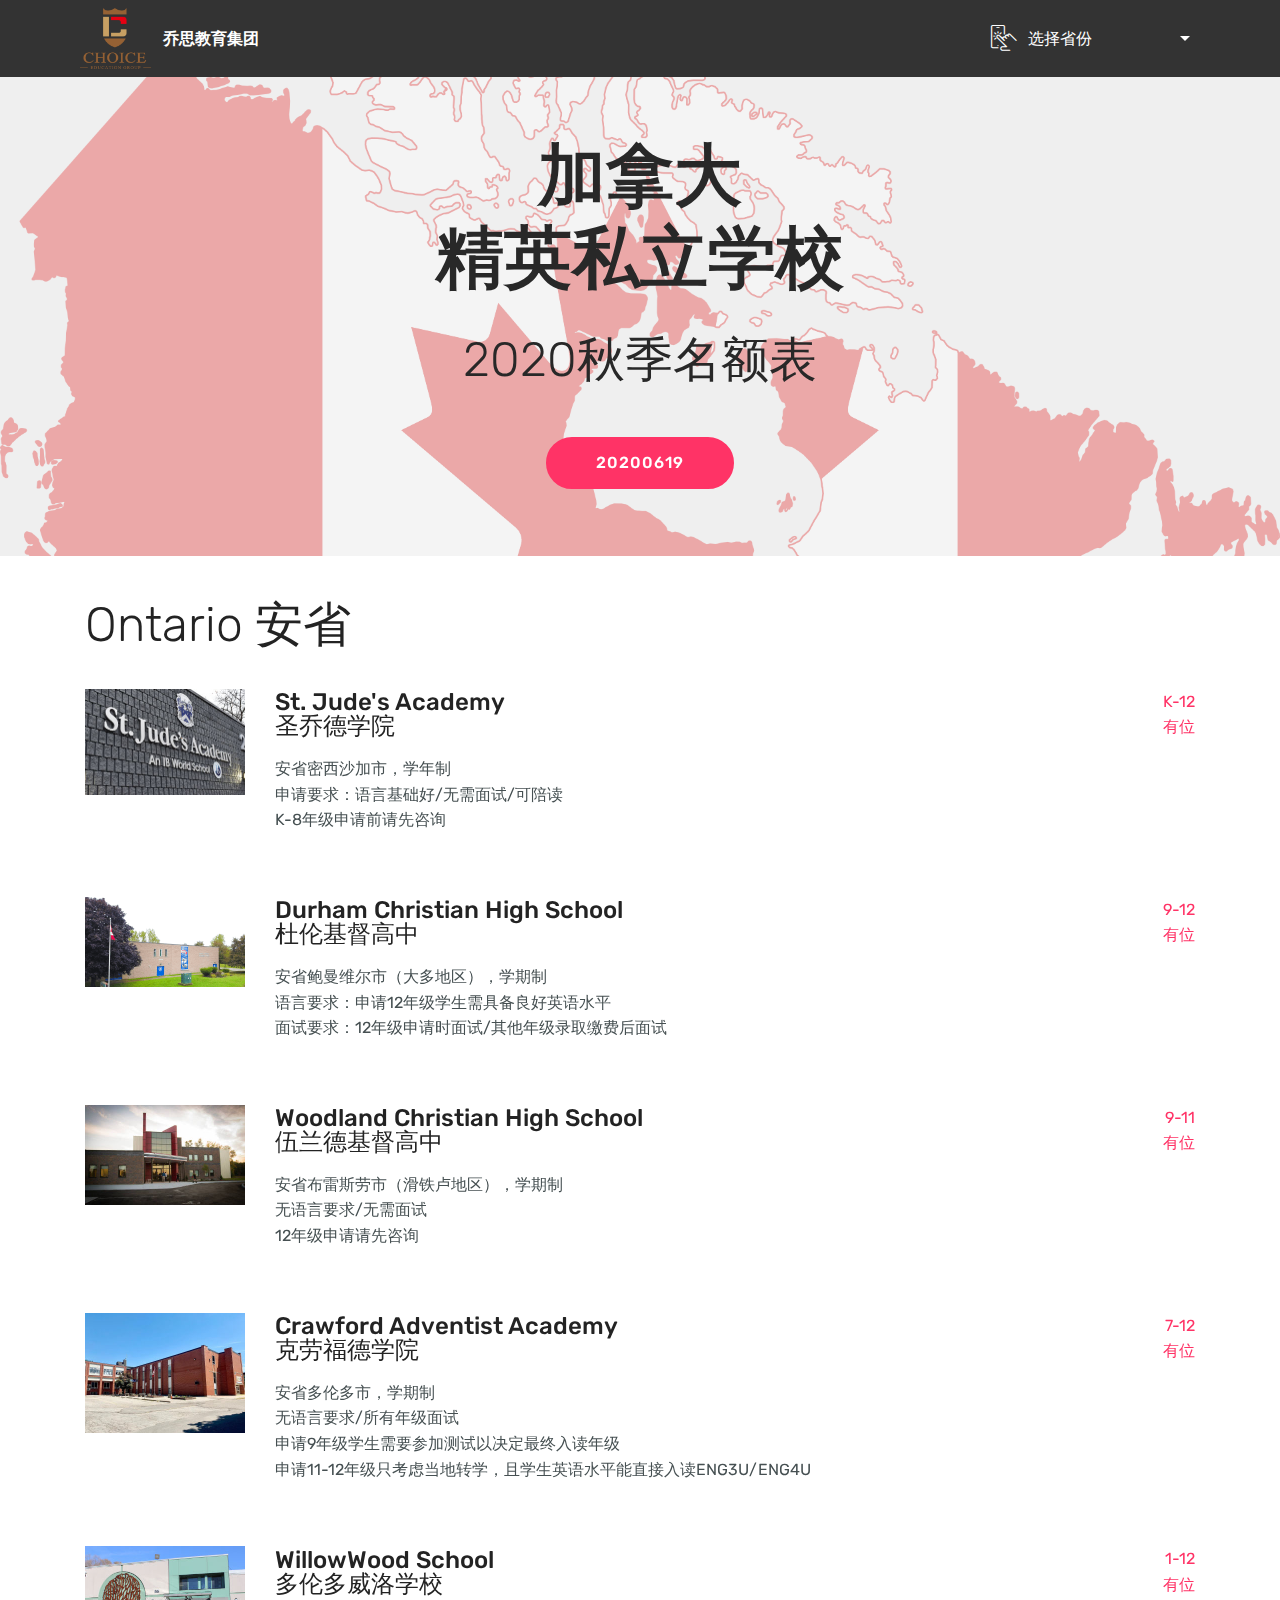
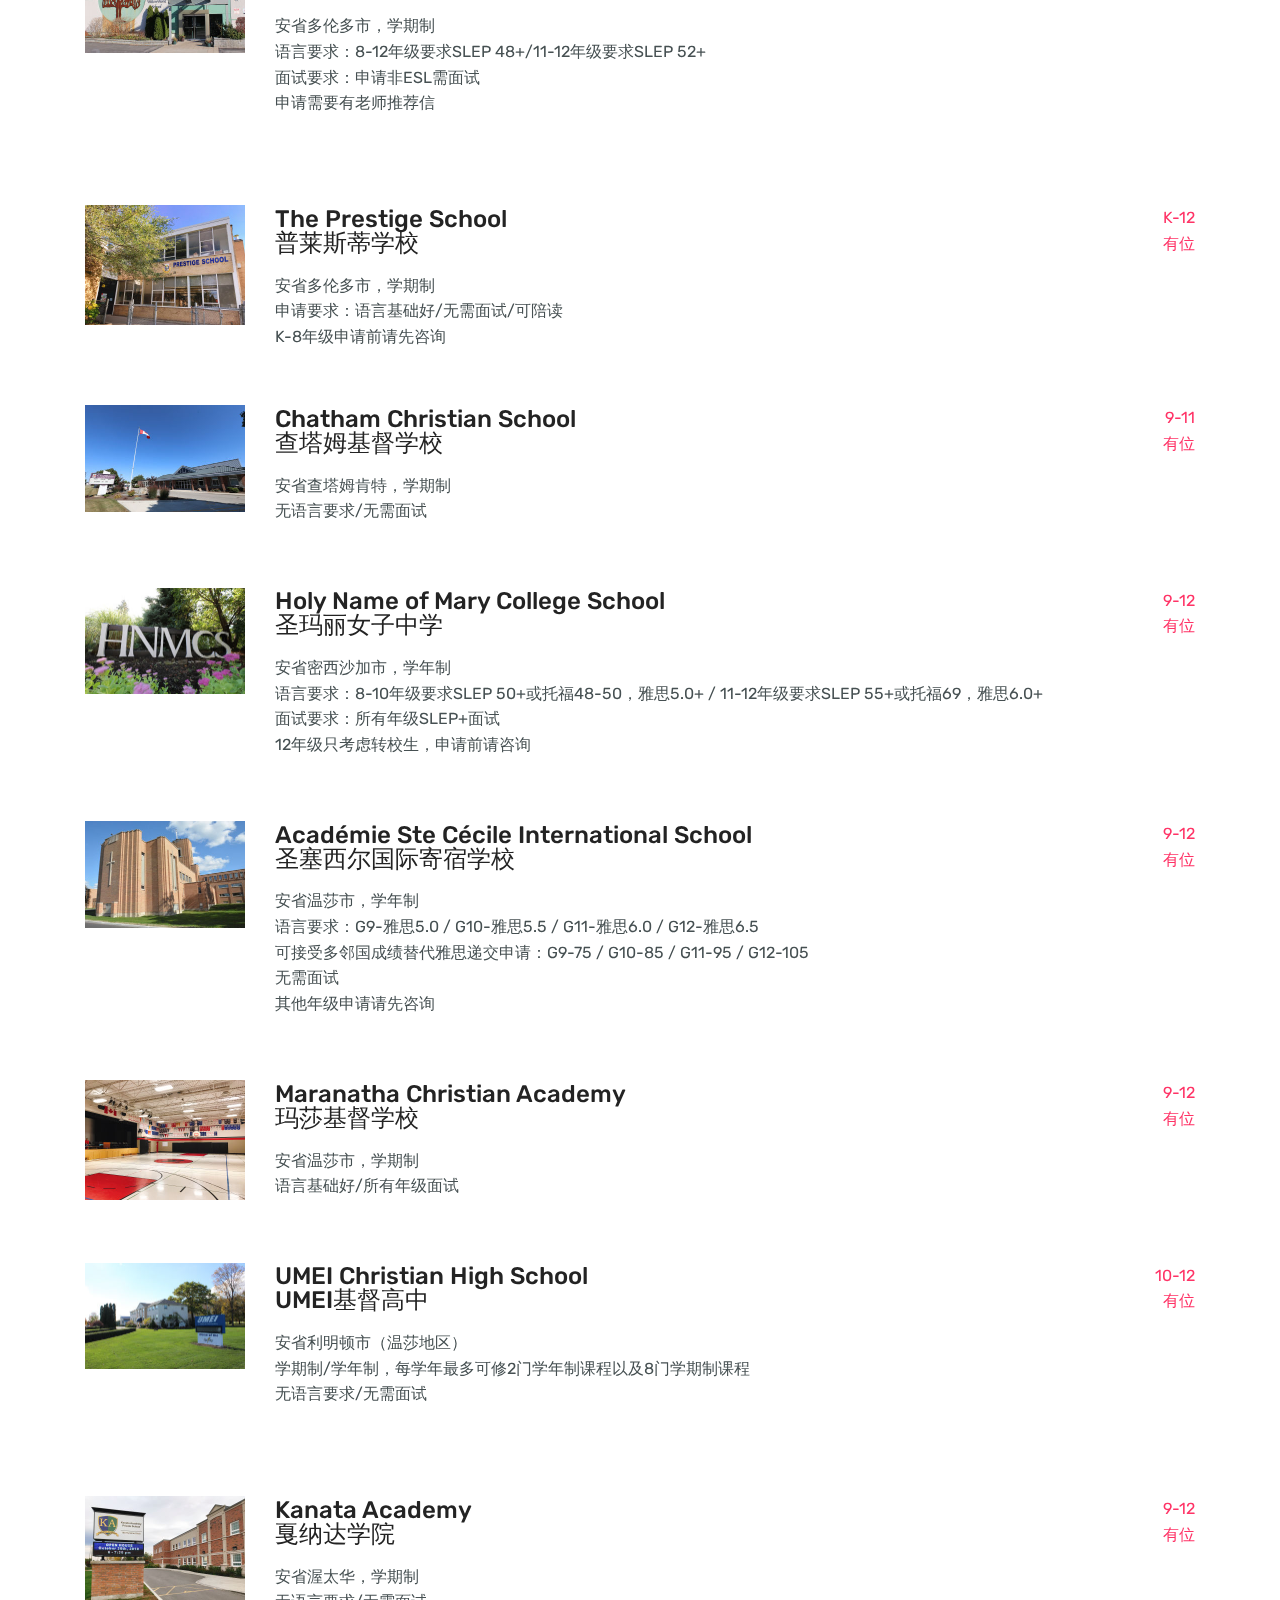
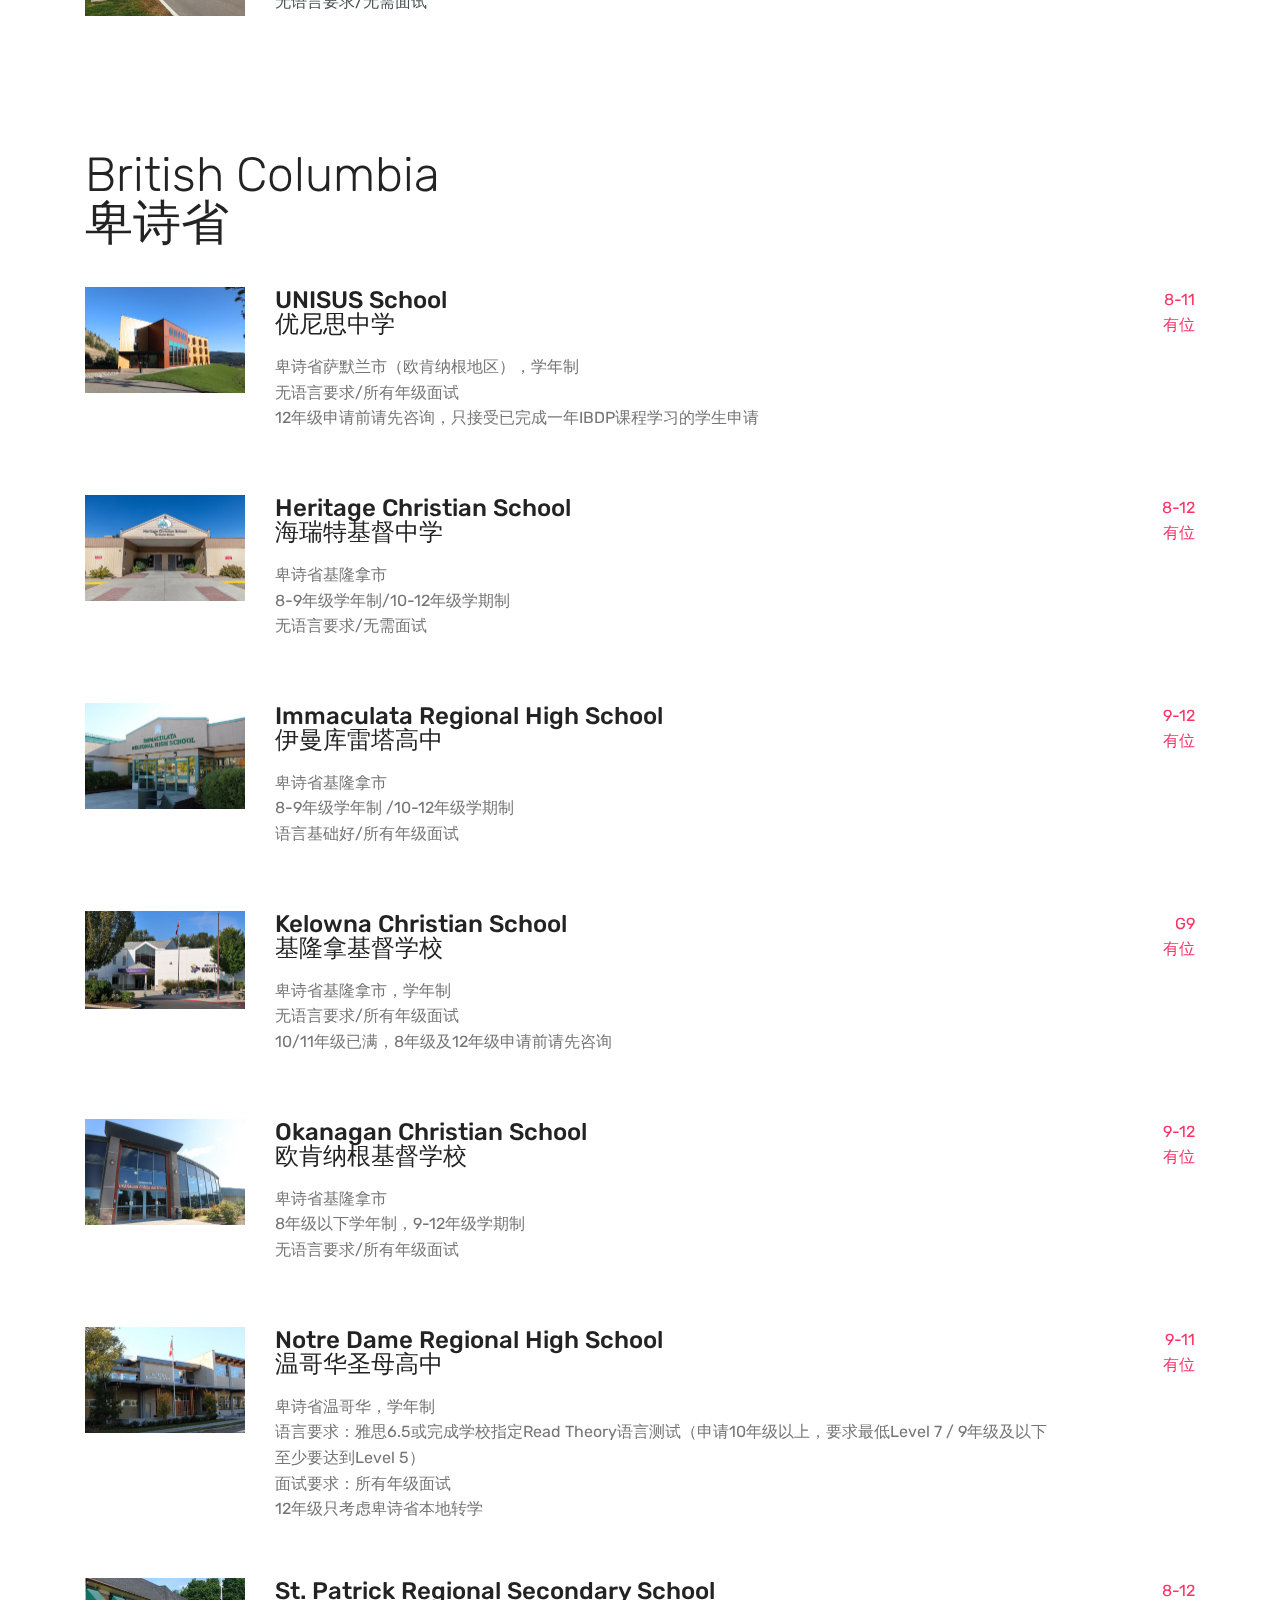
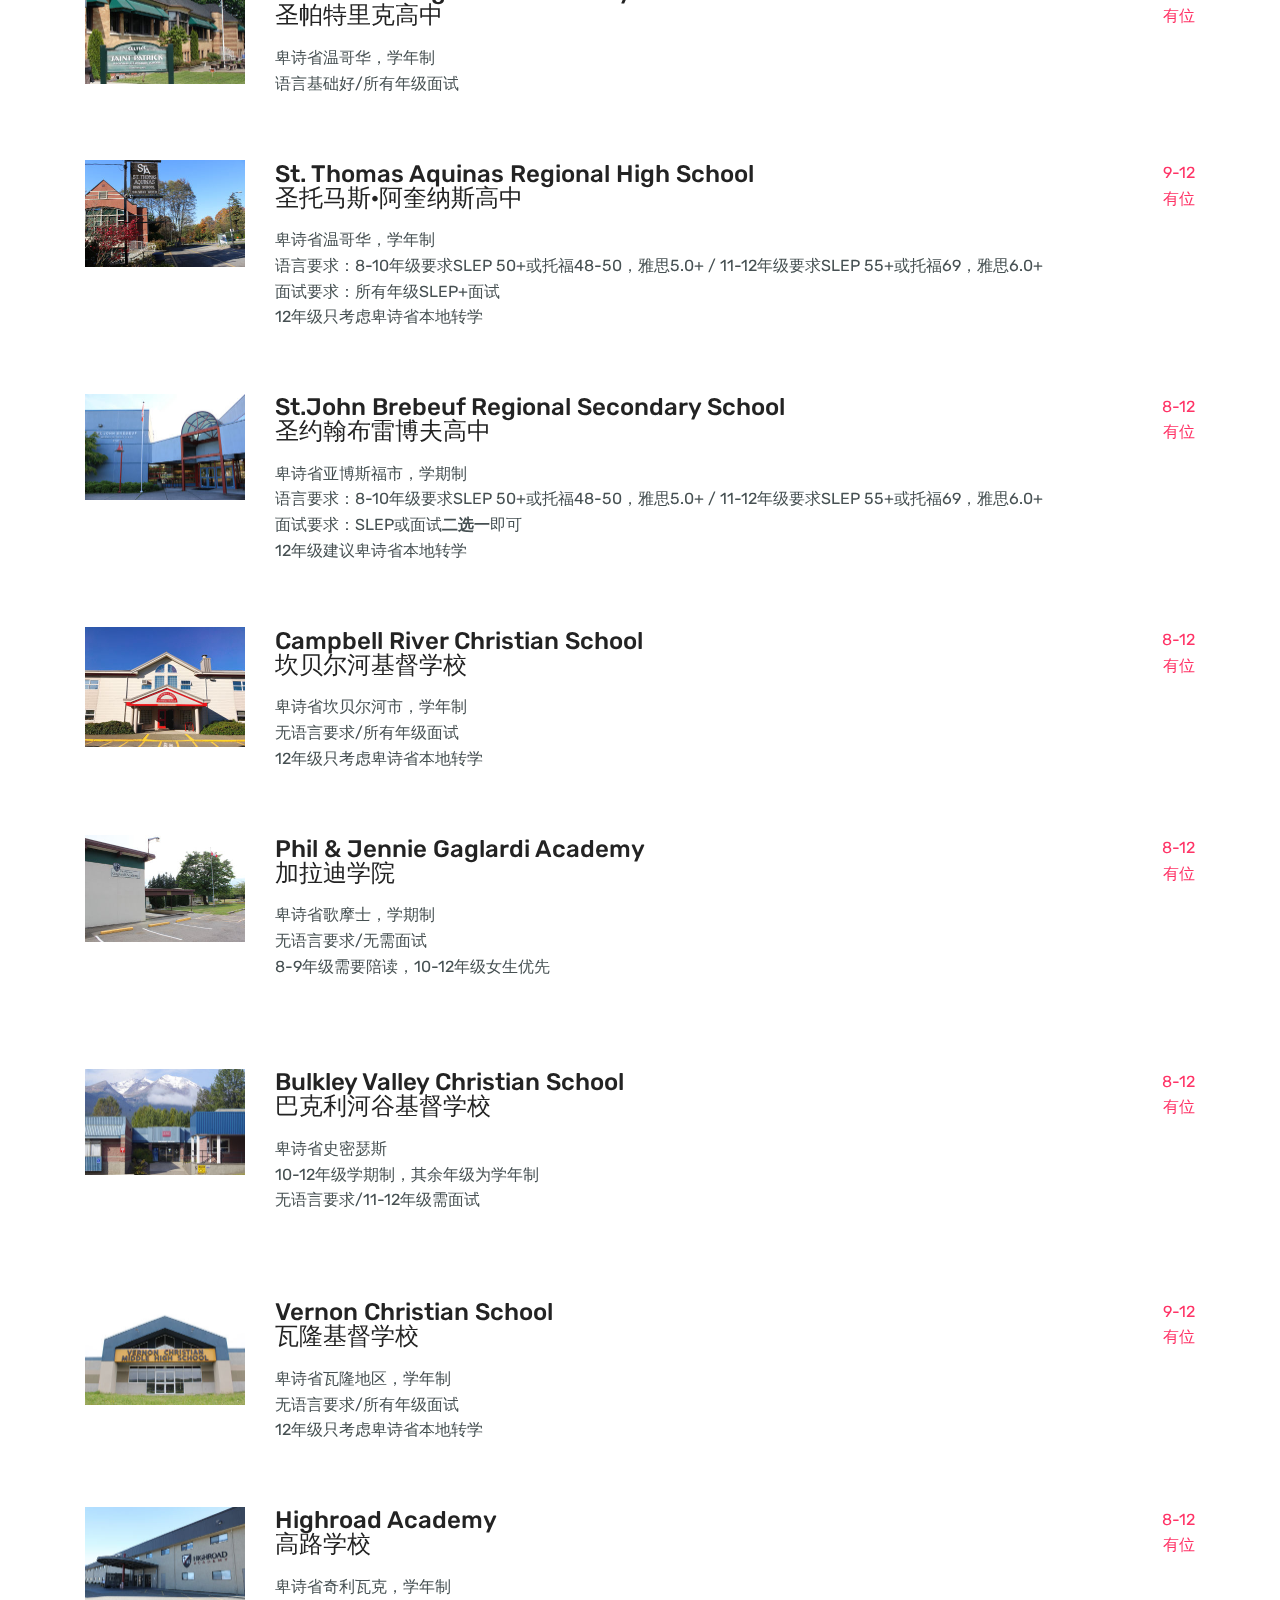
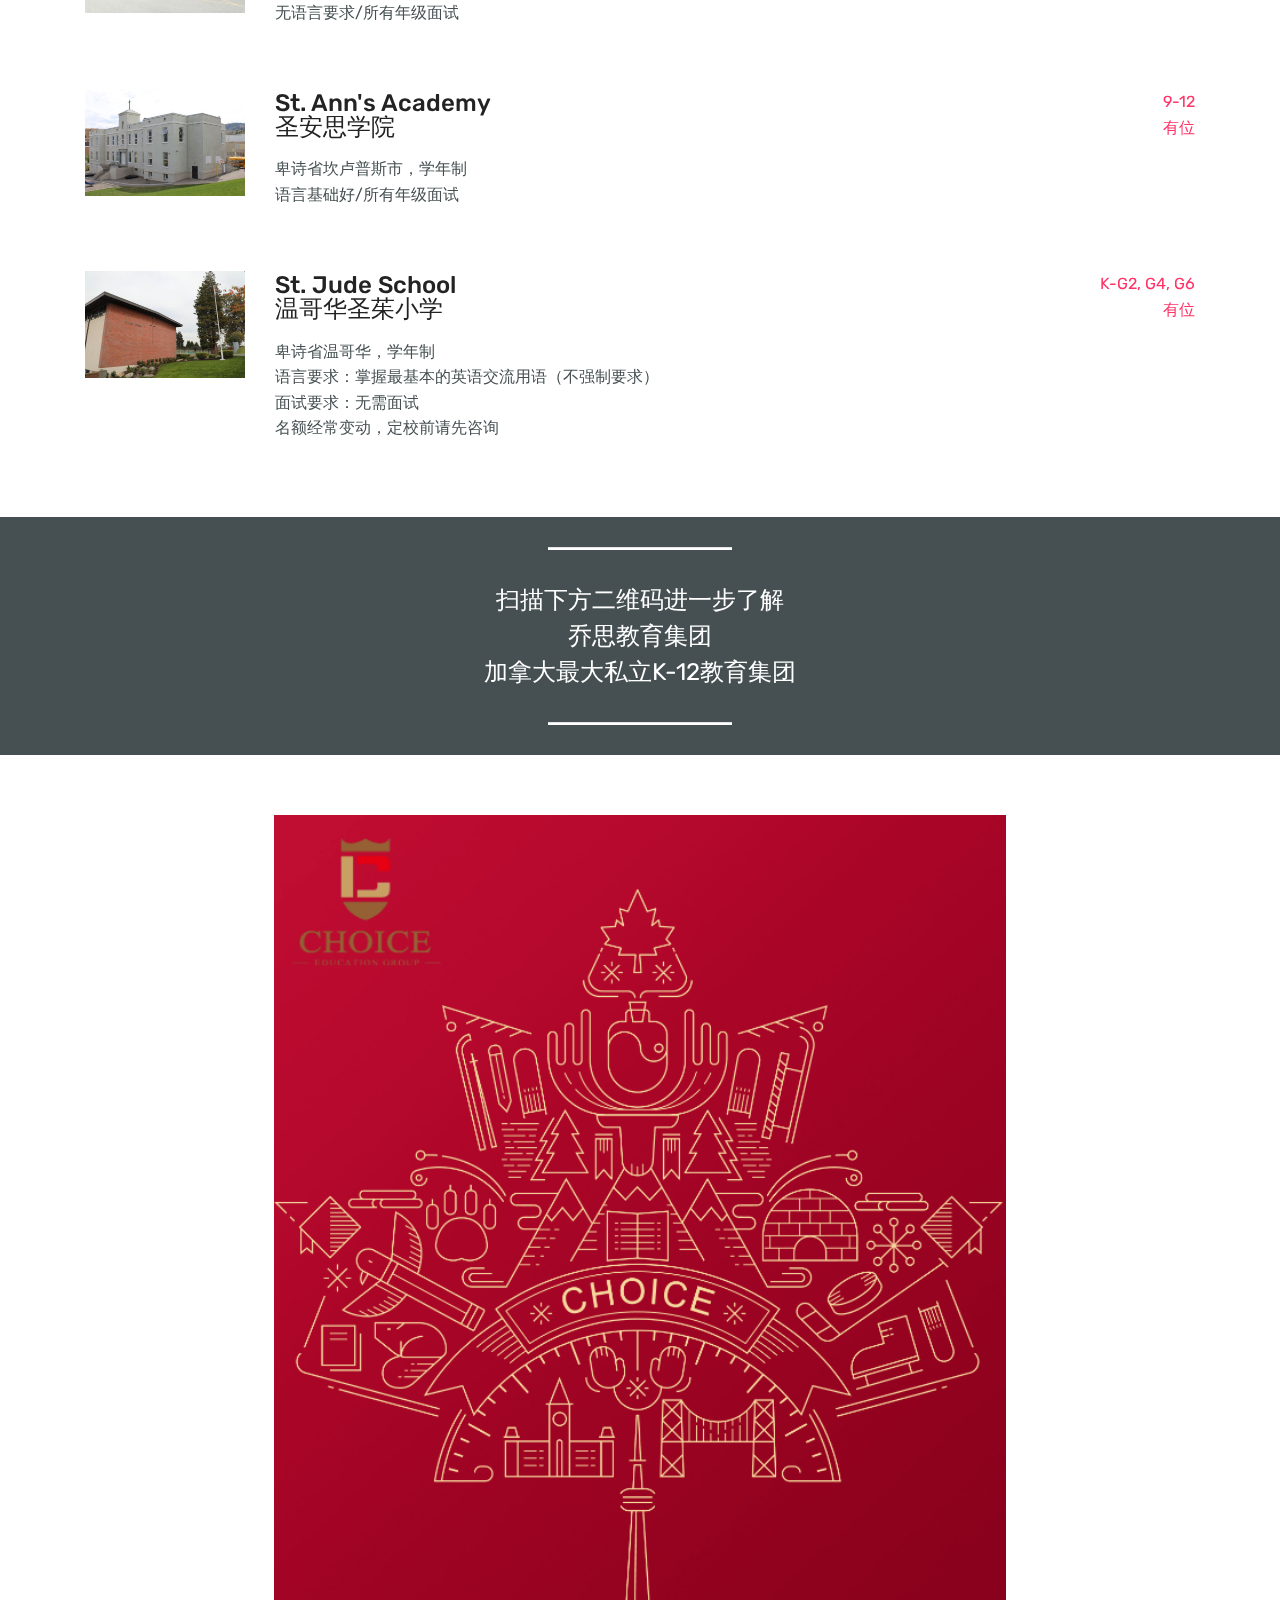
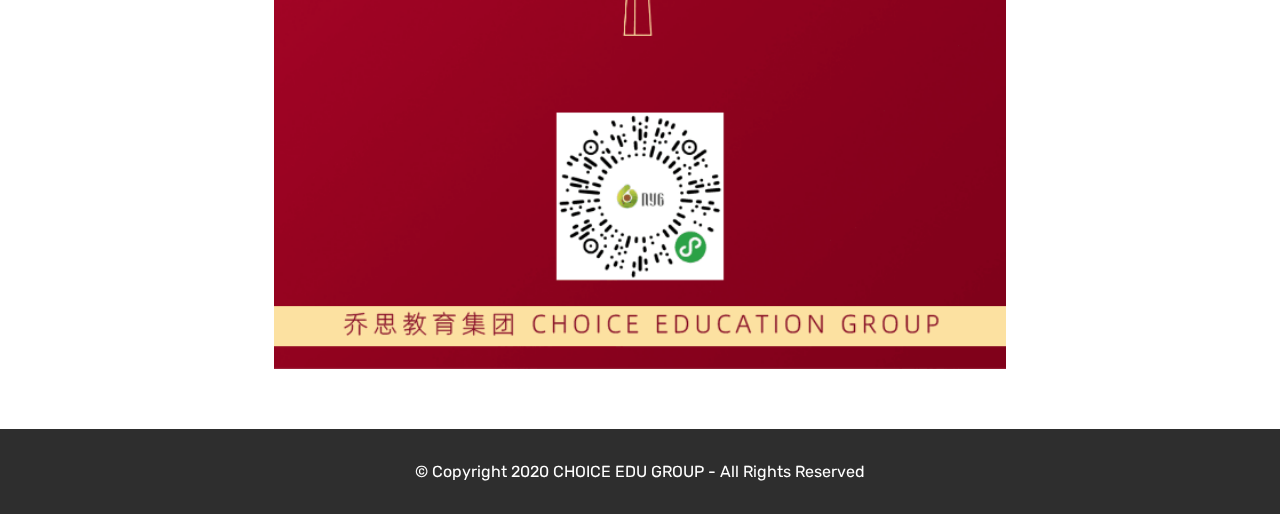
<file: quota2020.html>
<!DOCTYPE html>
<html  >
<head>
  <!-- Site made with Mobirise Website Builder v4.12.4, https://mobirise.com -->
  <meta charset="UTF-8">
  <meta http-equiv="X-UA-Compatible" content="IE=edge">
  <meta name="generator" content="Mobirise v4.12.4, mobirise.com">
  <meta name="twitter:card" content="summary_large_image"/>
  <meta name="twitter:image:src" content="assets/images/quota2020-meta.png">
  <meta property="og:image" content="assets/images/quota2020-meta.png">
  <meta name="twitter:title" content="CHOICE 乔思教育集团2020秋季名额表">
  <meta name="viewport" content="width=device-width, initial-scale=1, minimum-scale=1">
  <link rel="shortcut icon" href="assets/images/choice-logo-122x105.png" type="image/x-icon">
  <meta name="description" content="2020年6月19日更新">
  
  
  <title>CHOICE 乔思教育集团2020秋季名额表</title>
  <link rel="stylesheet" href="assets/web/assets/mobirise-icons/mobirise-icons.css">
  <link rel="stylesheet" href="assets/bootstrap/css/bootstrap.min.css">
  <link rel="stylesheet" href="assets/bootstrap/css/bootstrap-grid.min.css">
  <link rel="stylesheet" href="assets/bootstrap/css/bootstrap-reboot.min.css">
  <link rel="stylesheet" href="assets/tether/tether.min.css">
  <link rel="stylesheet" href="assets/dropdown/css/style.css">
  <link rel="stylesheet" href="assets/theme/css/style.css">
  <link rel="preload" as="style" href="assets/mobirise/css/mbr-additional.css"><link rel="stylesheet" href="assets/mobirise/css/mbr-additional.css" type="text/css">
  
  
  
</head>
<body>
  <section class="menu cid-qTkzRZLJNu" once="menu" id="menu1-0">

    

    <nav class="navbar navbar-expand beta-menu navbar-dropdown align-items-center navbar-fixed-top navbar-toggleable-sm">
        <button class="navbar-toggler navbar-toggler-right" type="button" data-toggle="collapse" data-target="#navbarSupportedContent" aria-controls="navbarSupportedContent" aria-expanded="false" aria-label="Toggle navigation">
            <div class="hamburger">
                <span></span>
                <span></span>
                <span></span>
                <span></span>
            </div>
        </button>
        <div class="menu-logo">
            <div class="navbar-brand">
                <span class="navbar-logo">
                    
                         <img src="assets/images/choice-logo-122x105.png" alt="Mobirise" title="" style="height: 3.8rem;">
                    
                </span>
                <span class="navbar-caption-wrap"><a class="navbar-caption text-white display-4" href="#top">乔思教育集团</a></span>
            </div>
        </div>
        <div class="collapse navbar-collapse" id="navbarSupportedContent">
            <ul class="navbar-nav nav-dropdown nav-right" data-app-modern-menu="true"><li class="nav-item dropdown">
                    <a class="nav-link link text-white dropdown-toggle display-4" href="https://mobirise.com" data-toggle="dropdown-submenu" aria-expanded="true"><span class="mbri-touch mbr-iconfont mbr-iconfont-btn"></span>
                        选择省份 &nbsp; &nbsp; &nbsp; &nbsp; &nbsp; &nbsp; &nbsp; &nbsp; &nbsp; &nbsp;&nbsp;</a><div class="dropdown-menu"><a class="text-white dropdown-item display-4" href="index.html#services6-6">ON</a><a class="text-white dropdown-item display-4" href="index.html#services6-7">BC</a></div>
                </li></ul>
            
        </div>
    </nav>
</section>

<section class="engine"><a href="https://mobirise.info/x">free css templates</a></section><section class="header1 cid-s4RXnXdgMa mbr-parallax-background" id="header16-b">

    

    <div class="mbr-overlay" style="opacity: 0.7; background-color: rgb(239, 239, 239);">
    </div>

    <div class="container">
        <div class="row justify-content-md-center">
            <div class="col-md-10 align-center">
                <h1 class="mbr-section-title mbr-bold pb-3 mbr-fonts-style display-1">
                    加拿大<br>精英私立学校<br></h1>
                
                <p class="mbr-text pb-3 mbr-fonts-style display-2">
                    2020秋季名额表</p>
                <div class="mbr-section-btn"><a class="btn btn-md btn-secondary display-4" href="https://mobirise.co">20200619</a></div>
            </div>
        </div>
    </div>

</section>

<section class="services6 cid-s4NWJn05ms" id="services6-6">
    <!---->
    
    <!---->
    <!--Overlay-->
    
    <!--Container-->
    <div class="container">
        <div class="row">
            <!--Titles-->
            <div class="title col-12">
                <h2 class="align-left mbr-fonts-style m-0 display-2">
                    Ontario 安省</h2>
                
            </div>
            <!--Card-1-->
            <div class="card col-12 pb-5">
                <div class="card-wrapper media-container-row media-container-row">
                    <div class="card-box">
                        <div class="row">
                            <div class="col-12 col-md-2">
                                <!--Image-->
                                <div class="mbr-figure">
                                    <img src="assets/images/-20191211103237-320x213.jpg" alt="Mobirise" title="">
                                </div>
                            </div>
                            <div class="col-12 col-md-10">
                                <div class="wrapper">
                                    <div class="top-line pb-3">
                                        <h4 class="card-title mbr-fonts-style display-5">
                                            St. Jude's Academy <br>圣乔德学院</h4>
                                        <p class="mbr-text cost mbr-fonts-style m-0 display-7">K-12<br>有位<br></p>
                                    </div>
                                    <div class="bottom-line">
                                        <p class="mbr-text mbr-fonts-style display-7">安省密西沙加市，学年制<br>申请要求：语言基础好/无需面试/可陪读<br>K-8年级申请前请先咨询</p>
                                    </div>
                                </div>
                            </div>
                        </div>
                    </div>
                </div>
            </div>
            <!--Card-2-->
            <div class="card col-12 pb-5">
                <div class="card-wrapper media-container-row media-container-row">
                    <div class="card-box">
                        <div class="row">
                            <div class="col-12 col-md-2">
                                <!--Image-->
                                <div class="mbr-figure">
                                    <img src="assets/images/1-320x180.png" alt="Mobirise" title="">
                                </div>
                            </div>
                            <div class="col-12 col-md-10">
                                <div class="wrapper">
                                    <div class="top-line pb-3">
                                        <h4 class="card-title mbr-fonts-style display-5">
                                            Durham Christian High School <br>杜伦基督高中</h4>
                                        <p class="mbr-text cost mbr-fonts-style m-0 display-7">9-12<br>有位</p>
                                    </div>
                                    <div class="bottom-line">
                                        <p class="mbr-text mbr-fonts-style display-7">安省鲍曼维尔市（大多地区），学期制<br>语言要求：申请12年级学生需具备良好英语水平<br>面试要求：12年级申请时面试/其他年级录取缴费后面试</p>
                                    </div>
                                </div>
                            </div>
                        </div>
                    </div>
                </div>
            </div>
            <!--Card-3-->
            <div class="card col-12 pb-5">
                <div class="card-wrapper media-container-row media-container-row">
                    <div class="card-box">
                        <div class="row">
                            <div class="col-12 col-md-2">
                                <!--Image-->
                                <div class="mbr-figure">
                                    <img src="assets/images/74680681-2819113194768340-7757716049117577216-n-320x200.jpg" alt="Mobirise" title="">
                                </div>
                            </div>
                            <div class="col-12 col-md-10">
                                <div class="wrapper">
                                    <div class="top-line pb-3">
                                        <h4 class="card-title mbr-fonts-style display-5">
                                            Woodland Christian High School<br>伍兰德基督高中</h4>
                                        <p class="mbr-text cost mbr-fonts-style m-0 display-7">9-11<br>有位</p>
                                    </div>
                                    <div class="bottom-line">
                                        <p class="mbr-text mbr-fonts-style display-7">安省布雷斯劳市（滑铁卢地区），学期制<br>无语言要求/无需面试<br>12年级申请请先咨询</p>
                                    </div>
                                </div>
                            </div>
                        </div>
                    </div>
                </div>
            </div>
            <!--Card-4-->
            <div class="card col-12 pb-5">
                <div class="card-wrapper media-container-row media-container-row">
                    <div class="card-box">
                        <div class="row">
                            <div class="col-12 col-md-2">
                                <!--Image-->
                                <div class="mbr-figure">
                                    <img src="assets/images/caa-0611-320x240.jpg" alt="Mobirise" title="">
                                </div>
                            </div>
                            <div class="col-12 col-md-10">
                                <div class="wrapper">
                                    <div class="top-line pb-3">
                                        <h4 class="card-title mbr-fonts-style display-5">
                                            Crawford Adventist Academy<br>克劳福德学院</h4>
                                        <p class="mbr-text cost mbr-fonts-style m-0 display-7">7-12<br>有位</p>
                                    </div>
                                    <div class="bottom-line">
                                        <p class="mbr-text mbr-fonts-style display-7">安省多伦多市，学期制<br>无语言要求/所有年级面试<br>申请9年级学生需要参加测试以决定最终入读年级<br>申请11-12年级只考虑当地转学，且学生英语水平能直接入读ENG3U/ENG4U</p>
                                    </div>
                                </div>
                            </div>
                        </div>
                    </div>
                </div>
            </div>
            <!--Card-5-->
            <div class="card col-12 pb-5">
                <div class="card-wrapper media-container-row media-container-row">
                    <div class="card-box">
                        <div class="row">
                            <div class="col-12 col-md-2">
                                <!--Image-->
                                <div class="mbr-figure">
                                    <img src="assets/images/img-5573-320x213.jpg" alt="Mobirise" title="">
                                </div>
                            </div>
                            <div class="col-12 col-md-10">
                                <div class="wrapper">
                                    <div class="top-line pb-3">
                                        <h4 class="card-title mbr-fonts-style display-5">
                                            WillowWood School<br>多伦多威洛学校</h4>
                                        <p class="mbr-text cost mbr-fonts-style m-0 display-7">1-12<br>有位</p>
                                    </div>
                                    <div class="bottom-line">
                                        <p class="mbr-text mbr-fonts-style display-7">安省多伦多市，学期制<br>语言要求：8-12年级要求SLEP 48+/11-12年级要求SLEP 52+<br>面试要求：申请非ESL需面试<br>申请需要有老师推荐信<br><br></p>
                                    </div>
                                </div>
                            </div>
                        </div>
                    </div>
                </div>
            </div>
            <!--Card-6-->
            <div class="card col-12">
                <div class="card-wrapper media-container-row media-container-row">
                    <div class="card-box">
                        <div class="row">
                            <div class="col-12 col-md-2">
                                <!--Image-->
                                <div class="mbr-figure">
                                    <img src="assets/images/img-4306-320x240.jpg" alt="Mobirise" title="">
                                </div>
                            </div>
                            <div class="col-12 col-md-10">
                                <div class="wrapper">
                                    <div class="top-line pb-3">
                                        <h4 class="card-title mbr-fonts-style display-5">
                                            The Prestige School<br>普莱斯蒂学校</h4>
                                        <p class="mbr-text cost mbr-fonts-style m-0 display-7">K-12<br>有位</p>
                                    </div>
                                    <div class="bottom-line">
                                        <p class="mbr-text mbr-fonts-style display-7">安省多伦多市，学期制<br>申请要求：语言基础好/无需面试/可陪读<br>K-8年级申请前请先咨询</p>
                                    </div>
                                </div>
                            </div>
                        </div>
                    </div>
                </div>
            </div>
        </div>
    </div>
</section>

<section class="services6 cid-s4S9GipTCc" id="services6-d">
    <!---->
    
    <!---->
    <!--Overlay-->
    
    <!--Container-->
    <div class="container">
        <div class="row">
            <!--Titles-->
            <div class="title col-12">
                
                
            </div>
            <!--Card-1-->
            <div class="card col-12 pb-5">
                <div class="card-wrapper media-container-row media-container-row">
                    <div class="card-box">
                        <div class="row">
                            <div class="col-12 col-md-2">
                                <!--Image-->
                                <div class="mbr-figure">
                                    <img src="assets/images/7g1a1132-320x213.jpg" alt="Mobirise" title="">
                                </div>
                            </div>
                            <div class="col-12 col-md-10">
                                <div class="wrapper">
                                    <div class="top-line pb-3">
                                        <h4 class="card-title mbr-fonts-style display-5">
                                            Chatham Christian School<br>查塔姆基督学校</h4>
                                        <p class="mbr-text cost mbr-fonts-style m-0 display-7">9-11<br>有位</p>
                                    </div>
                                    <div class="bottom-line">
                                        <p class="mbr-text mbr-fonts-style display-7">安省查塔姆肯特，学期制<br>无语言要求/无需面试</p>
                                    </div>
                                </div>
                            </div>
                        </div>
                    </div>
                </div>
            </div>
            <!--Card-2-->
            <div class="card col-12 pb-5">
                <div class="card-wrapper media-container-row media-container-row">
                    <div class="card-box">
                        <div class="row">
                            <div class="col-12 col-md-2">
                                <!--Image-->
                                <div class="mbr-figure">
                                    <img src="assets/images/7g1a9463-320x213.jpg" alt="Mobirise" title="">
                                </div>
                            </div>
                            <div class="col-12 col-md-10">
                                <div class="wrapper">
                                    <div class="top-line pb-3">
                                        <h4 class="card-title mbr-fonts-style display-5">Holy Name of Mary College School<br>圣玛丽女子中学</h4>
                                        <p class="mbr-text cost mbr-fonts-style m-0 display-7">9-12<br>有位</p>
                                    </div>
                                    <div class="bottom-line">
                                        <p class="mbr-text mbr-fonts-style display-7">安省密西沙加市，学年制<br>语言要求：8-10年级要求SLEP 50+或托福48-50，雅思5.0+ / 11-12年级要求SLEP 55+或托福69，雅思6.0+<br>面试要求：所有年级SLEP+面试<br>12年级只考虑转校生，申请前请咨询<br></p>
                                    </div>
                                </div>
                            </div>
                        </div>
                    </div>
                </div>
            </div>
            <!--Card-3-->
            <div class="card col-12 pb-5">
                <div class="card-wrapper media-container-row media-container-row">
                    <div class="card-box">
                        <div class="row">
                            <div class="col-12 col-md-2">
                                <!--Image-->
                                <div class="mbr-figure">
                                    <img src="assets/images/private-school-canada7-320x213.jpg" alt="Mobirise" title="">
                                </div>
                            </div>
                            <div class="col-12 col-md-10">
                                <div class="wrapper">
                                    <div class="top-line pb-3">
                                        <h4 class="card-title mbr-fonts-style display-5">Académie Ste Cécile International School<br>圣塞西尔国际寄宿学校</h4>
                                        <p class="mbr-text cost mbr-fonts-style m-0 display-7">9-12<br>有位</p>
                                    </div>
                                    <div class="bottom-line">
                                        <p class="mbr-text mbr-fonts-style display-7">安省温莎市，学年制<br>语言要求：G9-雅思5.0 / G10-雅思5.5 / G11-雅思6.0 / G12-雅思6.5<br>可接受多邻国成绩替代雅思递交申请：G9-75 / G10-85 / G11-95 / G12-105<br>无需面试<br>其他年级申请请先咨询</p>
                                    </div>
                                </div>
                            </div>
                        </div>
                    </div>
                </div>
            </div>
            <!--Card-4-->
            <div class="card col-12 pb-5">
                <div class="card-wrapper media-container-row media-container-row">
                    <div class="card-box">
                        <div class="row">
                            <div class="col-12 col-md-2">
                                <!--Image-->
                                <div class="mbr-figure">
                                    <img src="assets/images/img-4792-320x240.jpg" alt="Mobirise" title="">
                                </div>
                            </div>
                            <div class="col-12 col-md-10">
                                <div class="wrapper">
                                    <div class="top-line pb-3">
                                        <h4 class="card-title mbr-fonts-style display-5">Maranatha Christian Academy<br>玛莎基督学校</h4>
                                        <p class="mbr-text cost mbr-fonts-style m-0 display-7">9-12<br>有位</p>
                                    </div>
                                    <div class="bottom-line">
                                        <p class="mbr-text mbr-fonts-style display-7">安省温莎市，学期制<br>语言基础好/所有年级面试</p>
                                    </div>
                                </div>
                            </div>
                        </div>
                    </div>
                </div>
            </div>
            <!--Card-5-->
            <div class="card col-12 pb-5">
                <div class="card-wrapper media-container-row media-container-row">
                    <div class="card-box">
                        <div class="row">
                            <div class="col-12 col-md-2">
                                <!--Image-->
                                <div class="mbr-figure">
                                    <img src="assets/images/img-7994-320x213.jpg" alt="Mobirise" title="">
                                </div>
                            </div>
                            <div class="col-12 col-md-10">
                                <div class="wrapper">
                                    <div class="top-line pb-3">
                                        <h4 class="card-title mbr-fonts-style display-5">UMEI Christian High School<br>UMEI基督高中</h4>
                                        <p class="mbr-text cost mbr-fonts-style m-0 display-7">10-12<br>有位</p>
                                    </div>
                                    <div class="bottom-line">
                                        <p class="mbr-text mbr-fonts-style display-7">安省利明顿市（温莎地区）<br>学期制/学年制，每学年最多可修2门学年制课程以及8门学期制课程<br>无语言要求/无需面试<br><br></p>
                                    </div>
                                </div>
                            </div>
                        </div>
                    </div>
                </div>
            </div>
            <!--Card-6-->
            <div class="card col-12">
                <div class="card-wrapper media-container-row media-container-row">
                    <div class="card-box">
                        <div class="row">
                            <div class="col-12 col-md-2">
                                <!--Image-->
                                <div class="mbr-figure">
                                    <img src="assets/images/img-3891-320x240.jpg" alt="Mobirise" title="">
                                </div>
                            </div>
                            <div class="col-12 col-md-10">
                                <div class="wrapper">
                                    <div class="top-line pb-3">
                                        <h4 class="card-title mbr-fonts-style display-5">Kanata Academy<br>戛纳达学院</h4>
                                        <p class="mbr-text cost mbr-fonts-style m-0 display-7">9-12<br>有位</p>
                                    </div>
                                    <div class="bottom-line">
                                        <p class="mbr-text mbr-fonts-style display-7">安省渥太华，学期制<br>无语言要求/无需面试</p>
                                    </div>
                                </div>
                            </div>
                        </div>
                    </div>
                </div>
            </div>
        </div>
    </div>
</section>

<section class="services6 cid-s4NWMBPGXN" id="services6-7">
    <!---->
    
    <!---->
    <!--Overlay-->
    
    <!--Container-->
    <div class="container">
        <div class="row">
            <!--Titles-->
            <div class="title col-12">
                <h2 class="align-left mbr-fonts-style m-0 display-2">
                    British Columbia <br>卑诗省</h2>
                
            </div>
            <!--Card-1-->
            <div class="card col-12 pb-5">
                <div class="card-wrapper media-container-row media-container-row">
                    <div class="card-box">
                        <div class="row">
                            <div class="col-12 col-md-2">
                                <!--Image-->
                                <div class="mbr-figure">
                                    <img src="assets/images/201a0731-320x213.jpg" alt="Mobirise" title="">
                                </div>
                            </div>
                            <div class="col-12 col-md-10">
                                <div class="wrapper">
                                    <div class="top-line pb-3">
                                        <h4 class="card-title mbr-fonts-style display-5">
                                            UNISUS School<br>优尼思中学</h4>
                                        <p class="mbr-text cost mbr-fonts-style m-0 display-7">8-11<br>有位</p>
                                    </div>
                                    <div class="bottom-line">
                                        <p class="mbr-text mbr-fonts-style display-7">卑诗省萨默兰市（欧肯纳根地区），学年制<br>无语言要求/所有年级面试<br>12年级申请前请先咨询，只接受已完成一年IBDP课程学习的学生申请</p>
                                    </div>
                                </div>
                            </div>
                        </div>
                    </div>
                </div>
            </div>
            <!--Card-2-->
            <div class="card col-12 pb-5">
                <div class="card-wrapper media-container-row media-container-row">
                    <div class="card-box">
                        <div class="row">
                            <div class="col-12 col-md-2">
                                <!--Image-->
                                <div class="mbr-figure">
                                    <img src="assets/images/hcs-10-of-62-320x213.jpg" alt="Mobirise" title="">
                                </div>
                            </div>
                            <div class="col-12 col-md-10">
                                <div class="wrapper">
                                    <div class="top-line pb-3">
                                        <h4 class="card-title mbr-fonts-style display-5">
                                            Heritage Christian School<br>海瑞特基督中学</h4>
                                        <p class="mbr-text cost mbr-fonts-style m-0 display-7">8-12<br>有位</p>
                                    </div>
                                    <div class="bottom-line">
                                        <p class="mbr-text mbr-fonts-style display-7">卑诗省基隆拿市<br>8-9年级学年制/10-12年级学期制<br>无语言要求/无需面试</p>
                                    </div>
                                </div>
                            </div>
                        </div>
                    </div>
                </div>
            </div>
            <!--Card-3-->
            <div class="card col-12 pb-5">
                <div class="card-wrapper media-container-row media-container-row">
                    <div class="card-box">
                        <div class="row">
                            <div class="col-12 col-md-2">
                                <!--Image-->
                                <div class="mbr-figure">
                                    <img src="assets/images/img-3856-320x213.jpg" alt="Mobirise" title="">
                                </div>
                            </div>
                            <div class="col-12 col-md-10">
                                <div class="wrapper">
                                    <div class="top-line pb-3">
                                        <h4 class="card-title mbr-fonts-style display-5">
                                            Immaculata Regional High School<br>伊曼库雷塔高中</h4>
                                        <p class="mbr-text cost mbr-fonts-style m-0 display-7">9-12<br>有位</p>
                                    </div>
                                    <div class="bottom-line">
                                        <p class="mbr-text mbr-fonts-style display-7">
                                            卑诗省基隆拿市<br>8-9年级学年制 /10-12年级学期制<br>语言基础好/所有年级面试</p>
                                    </div>
                                </div>
                            </div>
                        </div>
                    </div>
                </div>
            </div>
            <!--Card-4-->
            <div class="card col-12 pb-5">
                <div class="card-wrapper media-container-row media-container-row">
                    <div class="card-box">
                        <div class="row">
                            <div class="col-12 col-md-2">
                                <!--Image-->
                                <div class="mbr-figure">
                                    <img src="assets/images/benvoulin-campus-exterior-320x197.jpg" alt="Mobirise" title="">
                                </div>
                            </div>
                            <div class="col-12 col-md-10">
                                <div class="wrapper">
                                    <div class="top-line pb-3">
                                        <h4 class="card-title mbr-fonts-style display-5">
                                            Kelowna Christian School<br>基隆拿基督学校</h4>
                                        <p class="mbr-text cost mbr-fonts-style m-0 display-7">G9<br>有位</p>
                                    </div>
                                    <div class="bottom-line">
                                        <p class="mbr-text mbr-fonts-style display-7">卑诗省基隆拿市，学年制<br>无语言要求/所有年级面试<br>10/11年级已满，8年级及12年级申请前请先咨询</p>
                                    </div>
                                </div>
                            </div>
                        </div>
                    </div>
                </div>
            </div>
            <!--Card-5-->
            <div class="card col-12 pb-5">
                <div class="card-wrapper media-container-row media-container-row">
                    <div class="card-box">
                        <div class="row">
                            <div class="col-12 col-md-2">
                                <!--Image-->
                                <div class="mbr-figure">
                                    <img src="assets/images/201a0577-320x213.jpg" alt="Mobirise" title="">
                                </div>
                            </div>
                            <div class="col-12 col-md-10">
                                <div class="wrapper">
                                    <div class="top-line pb-3">
                                        <h4 class="card-title mbr-fonts-style display-5">
                                            Okanagan Christian School<br>欧肯纳根基督学校</h4>
                                        <p class="mbr-text cost mbr-fonts-style m-0 display-7">9-12<br>有位</p>
                                    </div>
                                    <div class="bottom-line">
                                        <p class="mbr-text mbr-fonts-style display-7">卑诗省基隆拿市<br>8年级以下学年制，9-12年级学期制<br>无语言要求/所有年级面试</p>
                                    </div>
                                </div>
                            </div>
                        </div>
                    </div>
                </div>
            </div>
            <!--Card-6-->
            <div class="card col-12">
                <div class="card-wrapper media-container-row media-container-row">
                    <div class="card-box">
                        <div class="row">
                            <div class="col-12 col-md-2">
                                <!--Image-->
                                <div class="mbr-figure">
                                    <img src="assets/images/img-4779-320x213.jpg" alt="Mobirise" title="">
                                </div>
                            </div>
                            <div class="col-12 col-md-10">
                                <div class="wrapper">
                                    <div class="top-line pb-3">
                                        <h4 class="card-title mbr-fonts-style display-5">Notre Dame Regional  High School
<br>温哥华圣母高中</h4>
                                        <p class="mbr-text cost mbr-fonts-style m-0 display-7">9-11<br>有位</p>
                                    </div>
                                    <div class="bottom-line">
                                        <p class="mbr-text mbr-fonts-style display-7">卑诗省温哥华，学年制<br>语言要求：雅思6.5或完成学校指定Read Theory语言测试（申请10年级以上，要求最低Level 7 / 9年级及以下至少要达到Level 5）<br>面试要求：所有年级面试<br>12年级只考虑卑诗省本地转学</p>
                                    </div>
                                </div>
                            </div>
                        </div>
                    </div>
                </div>
            </div>
        </div>
    </div>
</section>

<section class="services6 cid-s4SK51aQQZ" id="services6-f">
    <!---->
    
    <!---->
    <!--Overlay-->
    
    <!--Container-->
    <div class="container">
        <div class="row">
            <!--Titles-->
            <div class="title col-12">
                
                
            </div>
            <!--Card-1-->
            <div class="card col-12 pb-5">
                <div class="card-wrapper media-container-row media-container-row">
                    <div class="card-box">
                        <div class="row">
                            <div class="col-12 col-md-2">
                                <!--Image-->
                                <div class="mbr-figure">
                                    <img src="assets/images/800px-st-pats-secondary-320x213.jpg" alt="Mobirise" title="">
                                </div>
                            </div>
                            <div class="col-12 col-md-10">
                                <div class="wrapper">
                                    <div class="top-line pb-3">
                                        <h4 class="card-title mbr-fonts-style display-5">St. Patrick Regional Secondary School
<div>圣帕特里克高中</div></h4>
                                        <p class="mbr-text cost mbr-fonts-style m-0 display-7">8-12<br>有位</p>
                                    </div>
                                    <div class="bottom-line">
                                        <p class="mbr-text mbr-fonts-style display-7">卑诗省温哥华，学年制<br>语言基础好/所有年级面试</p>
                                    </div>
                                </div>
                            </div>
                        </div>
                    </div>
                </div>
            </div>
            <!--Card-2-->
            <div class="card col-12 pb-5">
                <div class="card-wrapper media-container-row media-container-row">
                    <div class="card-box">
                        <div class="row">
                            <div class="col-12 col-md-2">
                                <!--Image-->
                                <div class="mbr-figure">
                                    <img src="assets/images/img-4651-320x213.jpg" alt="Mobirise" title="">
                                </div>
                            </div>
                            <div class="col-12 col-md-10">
                                <div class="wrapper">
                                    <div class="top-line pb-3">
                                        <h4 class="card-title mbr-fonts-style display-5">St. Thomas Aquinas
 Regional High School&nbsp;<div>圣托马斯·阿奎纳斯高中</div></h4>
                                        <p class="mbr-text cost mbr-fonts-style m-0 display-7">9-12<br>有位</p>
                                    </div>
                                    <div class="bottom-line">
                                        <p class="mbr-text mbr-fonts-style display-7">卑诗省温哥华，学年制<br>语言要求：8-10年级要求SLEP 50+或托福48-50，雅思5.0+ / 11-12年级要求SLEP 55+或托福69，雅思6.0+
<br>面试要求：所有年级SLEP+面试<br>12年级只考虑卑诗省本地转学</p>
                                    </div>
                                </div>
                            </div>
                        </div>
                    </div>
                </div>
            </div>
            <!--Card-3-->
            <div class="card col-12 pb-5">
                <div class="card-wrapper media-container-row media-container-row">
                    <div class="card-box">
                        <div class="row">
                            <div class="col-12 col-md-2">
                                <!--Image-->
                                <div class="mbr-figure">
                                    <img src="assets/images/1-320x213.jpg" alt="Mobirise" title="">
                                </div>
                            </div>
                            <div class="col-12 col-md-10">
                                <div class="wrapper">
                                    <div class="top-line pb-3">
                                        <h4 class="card-title mbr-fonts-style display-5">St.John Brebeuf Regional
 Secondary School&nbsp;<div>圣约翰布雷博夫高中</div></h4>
                                        <p class="mbr-text cost mbr-fonts-style m-0 display-7">8-12<br>有位</p>
                                    </div>
                                    <div class="bottom-line">
                                        <p class="mbr-text mbr-fonts-style display-7">卑诗省亚博斯福市，学期制<br>语言要求：8-10年级要求SLEP 50+或托福48-50，雅思5.0+ / 11-12年级要求SLEP 55+或托福69，雅思6.0+ 
<br>面试要求：SLEP或面试<strong>二选一</strong>即可<br>12年级建议卑诗省本地转学</p>
                                    </div>
                                </div>
                            </div>
                        </div>
                    </div>
                </div>
            </div>
            <!--Card-4-->
            <div class="card col-12 pb-5">
                <div class="card-wrapper media-container-row media-container-row">
                    <div class="card-box">
                        <div class="row">
                            <div class="col-12 col-md-2">
                                <!--Image-->
                                <div class="mbr-figure">
                                    <img src="assets/images/img-3684-320x240.jpg" alt="Mobirise" title="">
                                </div>
                            </div>
                            <div class="col-12 col-md-10">
                                <div class="wrapper">
                                    <div class="top-line pb-3">
                                        <h4 class="card-title mbr-fonts-style display-5">Campbell River Christian School
<div>坎贝尔河基督学校</div></h4>
                                        <p class="mbr-text cost mbr-fonts-style m-0 display-7">8-12<br>有位</p>
                                    </div>
                                    <div class="bottom-line">
                                        <p class="mbr-text mbr-fonts-style display-7">卑诗省坎贝尔河市，学年制<br>无语言要求/所有年级面试<br>12年级只考虑卑诗省本地转学</p>
                                    </div>
                                </div>
                            </div>
                        </div>
                    </div>
                </div>
            </div>
            <!--Card-5-->
            <div class="card col-12 pb-5">
                <div class="card-wrapper media-container-row media-container-row">
                    <div class="card-box">
                        <div class="row">
                            <div class="col-12 col-md-2">
                                <!--Image-->
                                <div class="mbr-figure">
                                    <img src="assets/images/img-7594-320x213.jpg" alt="Mobirise" title="">
                                </div>
                            </div>
                            <div class="col-12 col-md-10">
                                <div class="wrapper">
                                    <div class="top-line pb-3">
                                        <h4 class="card-title mbr-fonts-style display-5">Phil &amp; Jennie Gaglardi Academy
<div>加拉迪学院</div></h4>
                                        <p class="mbr-text cost mbr-fonts-style m-0 display-7">8-12<br>有位</p>
                                    </div>
                                    <div class="bottom-line">
                                        <p class="mbr-text mbr-fonts-style display-7">卑诗省歌摩士，学期制<br>无语言要求/无需面试<br>8-9年级需要陪读，10-12年级女生优先<br><br></p>
                                    </div>
                                </div>
                            </div>
                        </div>
                    </div>
                </div>
            </div>
            <!--Card-6-->
            <div class="card col-12">
                <div class="card-wrapper media-container-row media-container-row">
                    <div class="card-box">
                        <div class="row">
                            <div class="col-12 col-md-2">
                                <!--Image-->
                                <div class="mbr-figure">
                                    <img src="assets/images/-img6089-320x213.jpg" alt="Mobirise" title="">
                                </div>
                            </div>
                            <div class="col-12 col-md-10">
                                <div class="wrapper">
                                    <div class="top-line pb-3">
                                        <h4 class="card-title mbr-fonts-style display-5">Bulkley Valley Christian School
<div>巴克利河谷基督学校</div></h4>
                                        <p class="mbr-text cost mbr-fonts-style m-0 display-7">8-12<br>有位</p>
                                    </div>
                                    <div class="bottom-line">
                                        <p class="mbr-text mbr-fonts-style display-7">卑诗省史密瑟斯<br>10-12年级学期制，其余年级为学年制<br>无语言要求/11-12年级需面试</p>
                                    </div>
                                </div>
                            </div>
                        </div>
                    </div>
                </div>
            </div>
        </div>
    </div>
</section>

<section class="services6 cid-s4SSehU4Id" id="services6-g">
    <!---->
    
    <!---->
    <!--Overlay-->
    
    <!--Container-->
    <div class="container">
        <div class="row">
            <!--Titles-->
            <div class="title col-12">
                
                
            </div>
            <!--Card-1-->
            <div class="card col-12 pb-5">
                <div class="card-wrapper media-container-row media-container-row">
                    <div class="card-box">
                        <div class="row">
                            <div class="col-12 col-md-2">
                                <!--Image-->
                                <div class="mbr-figure">
                                    <img src="assets/images/img-6454-320x213.jpg" alt="Mobirise" title="">
                                </div>
                            </div>
                            <div class="col-12 col-md-10">
                                <div class="wrapper">
                                    <div class="top-line pb-3">
                                        <h4 class="card-title mbr-fonts-style display-5">Vernon Christian School<br>瓦隆基督学校</h4>
                                        <p class="mbr-text cost mbr-fonts-style m-0 display-7">9-12<br>有位</p>
                                    </div>
                                    <div class="bottom-line">
                                        <p class="mbr-text mbr-fonts-style display-7">卑诗省瓦隆地区，学年制<br>无语言要求/所有年级面试<br>12年级只考虑卑诗省本地转学</p>
                                    </div>
                                </div>
                            </div>
                        </div>
                    </div>
                </div>
            </div>
            <!--Card-2-->
            <div class="card col-12 pb-5">
                <div class="card-wrapper media-container-row media-container-row">
                    <div class="card-box">
                        <div class="row">
                            <div class="col-12 col-md-2">
                                <!--Image-->
                                <div class="mbr-figure">
                                    <img src="assets/images/201a5845-320x213.jpg" alt="Mobirise" title="">
                                </div>
                            </div>
                            <div class="col-12 col-md-10">
                                <div class="wrapper">
                                    <div class="top-line pb-3">
                                        <h4 class="card-title mbr-fonts-style display-5">Highroad Academy<br>高路学校</h4>
                                        <p class="mbr-text cost mbr-fonts-style m-0 display-7">8-12<br>有位</p>
                                    </div>
                                    <div class="bottom-line">
                                        <p class="mbr-text mbr-fonts-style display-7">卑诗省奇利瓦克，学年制<br>无语言要求/所有年级面试</p>
                                    </div>
                                </div>
                            </div>
                        </div>
                    </div>
                </div>
            </div>
            <!--Card-3-->
            <div class="card col-12 pb-5">
                <div class="card-wrapper media-container-row media-container-row">
                    <div class="card-box">
                        <div class="row">
                            <div class="col-12 col-md-2">
                                <!--Image-->
                                <div class="mbr-figure">
                                    <img src="assets/images/img-6079-320x213.jpg" alt="Mobirise" title="">
                                </div>
                            </div>
                            <div class="col-12 col-md-10">
                                <div class="wrapper">
                                    <div class="top-line pb-3">
                                        <h4 class="card-title mbr-fonts-style display-5">St. Ann's Academy<br>圣安思学院</h4>
                                        <p class="mbr-text cost mbr-fonts-style m-0 display-7">9-12<br>有位</p>
                                    </div>
                                    <div class="bottom-line">
                                        <p class="mbr-text mbr-fonts-style display-7">卑诗省坎卢普斯市，学年制<br>语言基础好/所有年级面试</p>
                                    </div>
                                </div>
                            </div>
                        </div>
                    </div>
                </div>
            </div>
            <!--Card-4-->
            <div class="card col-12">
                <div class="card-wrapper media-container-row media-container-row">
                    <div class="card-box">
                        <div class="row">
                            <div class="col-12 col-md-2">
                                <!--Image-->
                                <div class="mbr-figure">
                                    <img src="assets/images/201a0346-320x213.jpg" alt="Mobirise" title="">
                                </div>
                            </div>
                            <div class="col-12 col-md-10">
                                <div class="wrapper">
                                    <div class="top-line pb-3">
                                        <h4 class="card-title mbr-fonts-style display-5">St. Jude School<br>温哥华圣茱小学</h4>
                                        <p class="mbr-text cost mbr-fonts-style m-0 display-7">K-G2, G4, G6<br>有位</p>
                                    </div>
                                    <div class="bottom-line">
                                        <p class="mbr-text mbr-fonts-style display-7">卑诗省温哥华，学年制<br>语言要求：掌握最基本的英语交流用语（不强制要求）<br>面试要求：无需面试<br>名额经常变动，定校前请先咨询</p>
                                    </div>
                                </div>
                            </div>
                        </div>
                    </div>
                </div>
            </div>
            <!--Card-5-->
            
            <!--Card-6-->
            
        </div>
    </div>
</section>

<section class="mbr-section article content10 cid-s4SWg6VHnP" id="content10-i">
    
     

    <div class="container">
        <div class="inner-container" style="width: 66%;">
            <hr class="line" style="width: 25%;">
            <div class="section-text align-center mbr-white mbr-fonts-style display-5">扫描下方二维码进一步了解<br>乔思教育集团<br>加拿大最大私立K-12教育集团</div>
            <hr class="line" style="width: 25%;">
        </div>
    </div>
</section>

<section class="cid-s4SVRrJPgY" id="image1-h">

    

    <figure class="mbr-figure container">
        <div class="image-block" style="width: 66%;">
            <img src="assets/images/-640x1008.png" width="1400" alt="Mobirise" title="">
            
        </div>
    </figure>
</section>

<section once="footers" class="cid-s4NX6WQrLj" id="footer6-a">

    

    

    <div class="container">
        <div class="media-container-row align-center mbr-white">
            <div class="col-12">
                <p class="mbr-text mb-0 mbr-fonts-style display-7">
                    © Copyright 2020 CHOICE EDU GROUP - All Rights Reserved
                </p>
            </div>
        </div>
    </div>
</section>


  <script src="assets/web/assets/jquery/jquery.min.js"></script>
  <script src="assets/popper/popper.min.js"></script>
  <script src="assets/bootstrap/js/bootstrap.min.js"></script>
  <script src="assets/tether/tether.min.js"></script>
  <script src="assets/smoothscroll/smooth-scroll.js"></script>
  <script src="assets/dropdown/js/nav-dropdown.js"></script>
  <script src="assets/dropdown/js/navbar-dropdown.js"></script>
  <script src="assets/touchswipe/jquery.touch-swipe.min.js"></script>
  <script src="assets/parallax/jarallax.min.js"></script>
  <script src="assets/theme/js/script.js"></script>
  
  
</body>
</html>
</file>
<file: assets/web/assets/mobirise-icons/mobirise-icons.css>
@font-face {
  font-family: 'MobiriseIcons';
  src:  url('mobirise-icons.eot?spat4u');
  src:  url('mobirise-icons.eot?spat4u#iefix') format('embedded-opentype'),
    url('mobirise-icons.ttf?spat4u') format('truetype'),
    url('mobirise-icons.woff?spat4u') format('woff'),
    url('mobirise-icons.svg?spat4u#MobiriseIcons') format('svg');
  font-weight: normal;
  font-style: normal;
  font-display: swap;
}

[class^="mbri-"], [class*=" mbri-"] {
  /* use !important to prevent issues with browser extensions that change fonts */
  font-family: MobiriseIcons !important;
  speak: none;
  font-style: normal;
  font-weight: normal;
  font-variant: normal;
  text-transform: none;
  line-height: 1;

  /* Better Font Rendering =========== */
  -webkit-font-smoothing: antialiased;
  -moz-osx-font-smoothing: grayscale;
}

.mbri-add-submenu:before {
  content: "\e900";
}
.mbri-alert:before {
  content: "\e901";
}
.mbri-align-center:before {
  content: "\e902";
}
.mbri-align-justify:before {
  content: "\e903";
}
.mbri-align-left:before {
  content: "\e904";
}
.mbri-align-right:before {
  content: "\e905";
}
.mbri-android:before {
  content: "\e906";
}
.mbri-apple:before {
  content: "\e907";
}
.mbri-arrow-down:before {
  content: "\e908";
}
.mbri-arrow-next:before {
  content: "\e909";
}
.mbri-arrow-prev:before {
  content: "\e90a";
}
.mbri-arrow-up:before {
  content: "\e90b";
}
.mbri-bold:before {
  content: "\e90c";
}
.mbri-bookmark:before {
  content: "\e90d";
}
.mbri-bootstrap:before {
  content: "\e90e";
}
.mbri-briefcase:before {
  content: "\e90f";
}
.mbri-browse:before {
  content: "\e910";
}
.mbri-bulleted-list:before {
  content: "\e911";
}
.mbri-calendar:before {
  content: "\e912";
}
.mbri-camera:before {
  content: "\e913";
}
.mbri-cart-add:before {
  content: "\e914";
}
.mbri-cart-full:before {
  content: "\e915";
}
.mbri-cash:before {
  content: "\e916";
}
.mbri-change-style:before {
  content: "\e917";
}
.mbri-chat:before {
  content: "\e918";
}
.mbri-clock:before {
  content: "\e919";
}
.mbri-close:before {
  content: "\e91a";
}
.mbri-cloud:before {
  content: "\e91b";
}
.mbri-code:before {
  content: "\e91c";
}
.mbri-contact-form:before {
  content: "\e91d";
}
.mbri-credit-card:before {
  content: "\e91e";
}
.mbri-cursor-click:before {
  content: "\e91f";
}
.mbri-cust-feedback:before {
  content: "\e920";
}
.mbri-database:before {
  content: "\e921";
}
.mbri-delivery:before {
  content: "\e922";
}
.mbri-desktop:before {
  content: "\e923";
}
.mbri-devices:before {
  content: "\e924";
}
.mbri-down:before {
  content: "\e925";
}
.mbri-download:before {
  content: "\e989";
}
.mbri-drag-n-drop:before {
  content: "\e927";
}
.mbri-drag-n-drop2:before {
  content: "\e928";
}
.mbri-edit:before {
  content: "\e929";
}
.mbri-edit2:before {
  content: "\e92a";
}
.mbri-error:before {
  content: "\e92b";
}
.mbri-extension:before {
  content: "\e92c";
}
.mbri-features:before {
  content: "\e92d";
}
.mbri-file:before {
  content: "\e92e";
}
.mbri-flag:before {
  content: "\e92f";
}
.mbri-folder:before {
  content: "\e930";
}
.mbri-gift:before {
  content: "\e931";
}
.mbri-github:before {
  content: "\e932";
}
.mbri-globe:before {
  content: "\e933";
}
.mbri-globe-2:before {
  content: "\e934";
}
.mbri-growing-chart:before {
  content: "\e935";
}
.mbri-hearth:before {
  content: "\e936";
}
.mbri-help:before {
  content: "\e937";
}
.mbri-home:before {
  content: "\e938";
}
.mbri-hot-cup:before {
  content: "\e939";
}
.mbri-idea:before {
  content: "\e93a";
}
.mbri-image-gallery:before {
  content: "\e93b";
}
.mbri-image-slider:before {
  content: "\e93c";
}
.mbri-info:before {
  content: "\e93d";
}
.mbri-italic:before {
  content: "\e93e";
}
.mbri-key:before {
  content: "\e93f";
}
.mbri-laptop:before {
  content: "\e940";
}
.mbri-layers:before {
  content: "\e941";
}
.mbri-left-right:before {
  content: "\e942";
}
.mbri-left:before {
  content: "\e943";
}
.mbri-letter:before {
  content: "\e944";
}
.mbri-like:before {
  content: "\e945";
}
.mbri-link:before {
  content: "\e946";
}
.mbri-lock:before {
  content: "\e947";
}
.mbri-login:before {
  content: "\e948";
}
.mbri-logout:before {
  content: "\e949";
}
.mbri-magic-stick:before {
  content: "\e94a";
}
.mbri-map-pin:before {
  content: "\e94b";
}
.mbri-menu:before {
  content: "\e94c";
}
.mbri-mobile:before {
  content: "\e94d";
}
.mbri-mobile2:before {
  content: "\e94e";
}
.mbri-mobirise:before {
  content: "\e94f";
}
.mbri-more-horizontal:before {
  content: "\e950";
}
.mbri-more-vertical:before {
  content: "\e951";
}
.mbri-music:before {
  content: "\e952";
}
.mbri-new-file:before {
  content: "\e953";
}
.mbri-numbered-list:before {
  content: "\e954";
}
.mbri-opened-folder:before {
  content: "\e955";
}
.mbri-pages:before {
  content: "\e956";
}
.mbri-paper-plane:before {
  content: "\e957";
}
.mbri-paperclip:before {
  content: "\e958";
}
.mbri-photo:before {
  content: "\e959";
}
.mbri-photos:before {
  content: "\e95a";
}
.mbri-pin:before {
  content: "\e95b";
}
.mbri-play:before {
  content: "\e95c";
}
.mbri-plus:before {
  content: "\e95d";
}
.mbri-preview:before {
  content: "\e95e";
}
.mbri-print:before {
  content: "\e95f";
}
.mbri-protect:before {
  content: "\e960";
}
.mbri-question:before {
  content: "\e961";
}
.mbri-quote-left:before {
  content: "\e962";
}
.mbri-quote-right:before {
  content: "\e963";
}
.mbri-refresh:before {
  content: "\e964";
}
.mbri-responsive:before {
  content: "\e965";
}
.mbri-right:before {
  content: "\e966";
}
.mbri-rocket:before {
  content: "\e967";
}
.mbri-sad-face:before {
  content: "\e968";
}
.mbri-sale:before {
  content: "\e969";
}
.mbri-save:before {
  content: "\e96a";
}
.mbri-search:before {
  content: "\e96b";
}
.mbri-setting:before {
  content: "\e96c";
}
.mbri-setting2:before {
  content: "\e96d";
}
.mbri-setting3:before {
  content: "\e96e";
}
.mbri-share:before {
  content: "\e96f";
}
.mbri-shopping-bag:before {
  content: "\e970";
}
.mbri-shopping-basket:before {
  content: "\e971";
}
.mbri-shopping-cart:before {
  content: "\e972";
}
.mbri-sites:before {
  content: "\e973";
}
.mbri-smile-face:before {
  content: "\e974";
}
.mbri-speed:before {
  content: "\e975";
}
.mbri-star:before {
  content: "\e976";
}
.mbri-success:before {
  content: "\e977";
}
.mbri-sun:before {
  content: "\e978";
}
.mbri-sun2:before {
  content: "\e979";
}
.mbri-tablet:before {
  content: "\e97a";
}
.mbri-tablet-vertical:before {
  content: "\e97b";
}
.mbri-target:before {
  content: "\e97c";
}
.mbri-timer:before {
  content: "\e97d";
}
.mbri-to-ftp:before {
  content: "\e97e";
}
.mbri-to-local-drive:before {
  content: "\e97f";
}
.mbri-touch-swipe:before {
  content: "\e980";
}
.mbri-touch:before {
  content: "\e981";
}
.mbri-trash:before {
  content: "\e982";
}
.mbri-underline:before {
  content: "\e983";
}
.mbri-unlink:before {
  content: "\e984";
}
.mbri-unlock:before {
  content: "\e985";
}
.mbri-up-down:before {
  content: "\e986";
}
.mbri-up:before {
  content: "\e987";
}
.mbri-update:before {
  content: "\e988";
}
.mbri-upload:before {
 content: "\e926"; 
}
.mbri-user:before {
  content: "\e98a";
}
.mbri-user2:before {
  content: "\e98b";
}
.mbri-users:before {
  content: "\e98c";
}
.mbri-video:before {
  content: "\e98d";
}
.mbri-video-play:before {
  content: "\e98e";
}
.mbri-watch:before {
  content: "\e98f";
}
.mbri-website-theme:before {
  content: "\e990";
}
.mbri-wifi:before {
  content: "\e991";
}
.mbri-windows:before {
  content: "\e992";
}
.mbri-zoom-out:before {
  content: "\e993";
}
.mbri-redo:before {
  content: "\e994";
}
.mbri-undo:before {
  content: "\e995";
}
</file>
<file: assets/dropdown/css/style.css>
.navbar-dropdown {
  left: 0;
  padding: 0;
  position: absolute;
  right: 0;
  top: 0;
  transition: all 0.45s ease;
  z-index: 1030;
  background: #282828; }
  .navbar-dropdown .navbar-logo {
    margin-right: 0.8rem;
    transition: margin 0.3s ease-in-out;
    vertical-align: middle; }
    .navbar-dropdown .navbar-logo img {
      height: 3.125rem;
      transition: all 0.3s ease-in-out; }
    .navbar-dropdown .navbar-logo.mbr-iconfont {
      font-size: 3.125rem;
      line-height: 3.125rem; }
  .navbar-dropdown .navbar-caption {
    font-weight: 700;
    white-space: normal;
    vertical-align: -4px;
    line-height: 3.125rem !important; }
    .navbar-dropdown .navbar-caption, .navbar-dropdown .navbar-caption:hover {
      color: inherit;
      text-decoration: none; }
  .navbar-dropdown .mbr-iconfont + .navbar-caption {
    vertical-align: -1px; }
  .navbar-dropdown.navbar-fixed-top {
    position: fixed; }
  .navbar-dropdown .navbar-brand span {
    vertical-align: -4px; }
  .navbar-dropdown.bg-color.transparent {
    background: none; }
  .navbar-dropdown.navbar-short .navbar-brand {
    padding: 0.625rem 0; }
    .navbar-dropdown.navbar-short .navbar-brand span {
      vertical-align: -1px; }
  .navbar-dropdown.navbar-short .navbar-caption {
    line-height: 2.375rem !important;
    vertical-align: -2px; }
  .navbar-dropdown.navbar-short .navbar-logo {
    margin-right: 0.5rem; }
    .navbar-dropdown.navbar-short .navbar-logo img {
      height: 2.375rem; }
    .navbar-dropdown.navbar-short .navbar-logo.mbr-iconfont {
      font-size: 2.375rem;
      line-height: 2.375rem; }
  .navbar-dropdown.navbar-short .mbr-table-cell {
    height: 3.625rem; }
  .navbar-dropdown .navbar-close {
    left: 0.6875rem;
    position: fixed;
    top: 0.75rem;
    z-index: 1000; }
  .navbar-dropdown .hamburger-icon {
    content: "";
    display: inline-block;
    vertical-align: middle;
    width: 16px;
    -webkit-box-shadow: 0 -6px 0 1px #282828,0 0 0 1px #282828,0 6px 0 1px #282828;
    -moz-box-shadow: 0 -6px 0 1px #282828,0 0 0 1px #282828,0 6px 0 1px #282828;
    box-shadow: 0 -6px 0 1px #282828,0 0 0 1px #282828,0 6px 0 1px #282828; }

.dropdown-menu .dropdown-toggle[data-toggle="dropdown-submenu"]::after {
  border-bottom: 0.35em solid transparent;
  border-left: 0.35em solid;
  border-right: 0;
  border-top: 0.35em solid transparent;
  margin-left: 0.3rem; }

.dropdown-menu .dropdown-item:focus {
  outline: 0; }

.nav-dropdown {
  font-size: 0.75rem;
  font-weight: 500;
  height: auto !important; }
  .nav-dropdown .nav-btn {
    padding-left: 1rem; }
  .nav-dropdown .link {
    margin: .667em 1.667em;
    font-weight: 500;
    padding: 0;
    transition: color .2s ease-in-out; }
    .nav-dropdown .link.dropdown-toggle {
      margin-right: 2.583em; }
      .nav-dropdown .link.dropdown-toggle::after {
        margin-left: .25rem;
        border-top: 0.35em solid;
        border-right: 0.35em solid transparent;
        border-left: 0.35em solid transparent;
        border-bottom: 0; }
      .nav-dropdown .link.dropdown-toggle[aria-expanded="true"] {
        margin: 0;
        padding: 0.667em 3.263em  0.667em 1.667em; }
  .nav-dropdown .link::after,
  .nav-dropdown .dropdown-item::after {
    color: inherit; }
  .nav-dropdown .btn {
    font-size: 0.75rem;
    font-weight: 700;
    letter-spacing: 0;
    margin-bottom: 0;
    padding-left: 1.25rem;
    padding-right: 1.25rem; }
  .nav-dropdown .dropdown-menu {
    border-radius: 0;
    border: 0;
    left: 0;
    margin: 0;
    padding-bottom: 1.25rem;
    padding-top: 1.25rem;
    position: relative; }
  .nav-dropdown .dropdown-submenu {
    margin-left: 0.125rem;
    top: 0; }
  .nav-dropdown .dropdown-item {
    font-weight: 500;
    line-height: 2;
    padding: 0.3846em 4.615em 0.3846em 1.5385em;
    position: relative;
    transition: color .2s ease-in-out, background-color .2s ease-in-out; }
    .nav-dropdown .dropdown-item::after {
      margin-top: -0.3077em;
      position: absolute;
      right: 1.1538em;
      top: 50%; }
    .nav-dropdown .dropdown-item:focus, .nav-dropdown .dropdown-item:hover {
      background: none; }

@media (max-width: 767px) {
  .nav-dropdown.navbar-toggleable-sm {
    bottom: 0;
    display: none;
    left: 0;
    overflow-x: hidden;
    position: fixed;
    top: 0;
    transform: translateX(-100%);
    -ms-transform: translateX(-100%);
    -webkit-transform: translateX(-100%);
    width: 18.75rem;
    z-index: 999; } }
.nav-dropdown.navbar-toggleable-xl {
  bottom: 0;
  display: none;
  left: 0;
  overflow-x: hidden;
  position: fixed;
  top: 0;
  transform: translateX(-100%);
  -ms-transform: translateX(-100%);
  -webkit-transform: translateX(-100%);
  width: 18.75rem;
  z-index: 999; }

.nav-dropdown-sm {
  display: block !important;
  overflow-x: hidden;
  overflow: auto;
  padding-top: 3.875rem; }
  .nav-dropdown-sm::after {
    content: "";
    display: block;
    height: 3rem;
    width: 100%; }
  .nav-dropdown-sm.collapse.in ~ .navbar-close {
    display: block !important; }
  .nav-dropdown-sm.collapsing, .nav-dropdown-sm.collapse.in {
    transform: translateX(0);
    -ms-transform: translateX(0);
    -webkit-transform: translateX(0);
    transition: all 0.25s ease-out;
    -webkit-transition: all 0.25s ease-out;
    background: #282828; }
  .nav-dropdown-sm.collapsing[aria-expanded="false"] {
    transform: translateX(-100%);
    -ms-transform: translateX(-100%);
    -webkit-transform: translateX(-100%); }
  .nav-dropdown-sm .nav-item {
    display: block;
    margin-left: 0 !important;
    padding-left: 0; }
  .nav-dropdown-sm .link,
  .nav-dropdown-sm .dropdown-item {
    border-top: 1px dotted rgba(255, 255, 255, 0.1);
    font-size: 0.8125rem;
    line-height: 1.6;
    margin: 0 !important;
    padding: 0.875rem 2.4rem 0.875rem 1.5625rem !important;
    position: relative;
    white-space: normal; }
    .nav-dropdown-sm .link:focus, .nav-dropdown-sm .link:hover,
    .nav-dropdown-sm .dropdown-item:focus,
    .nav-dropdown-sm .dropdown-item:hover {
      background: rgba(0, 0, 0, 0.2) !important;
      color: #c0a375; }
  .nav-dropdown-sm .nav-btn {
    position: relative;
    padding: 1.5625rem 1.5625rem 0 1.5625rem; }
    .nav-dropdown-sm .nav-btn::before {
      border-top: 1px dotted rgba(255, 255, 255, 0.1);
      content: "";
      left: 0;
      position: absolute;
      top: 0;
      width: 100%; }
    .nav-dropdown-sm .nav-btn + .nav-btn {
      padding-top: 0.625rem; }
      .nav-dropdown-sm .nav-btn + .nav-btn::before {
        display: none; }
  .nav-dropdown-sm .btn {
    padding: 0.625rem 0; }
  .nav-dropdown-sm .dropdown-toggle[data-toggle="dropdown-submenu"]::after {
    margin-left: .25rem;
    border-top: 0.35em solid;
    border-right: 0.35em solid transparent;
    border-left: 0.35em solid transparent;
    border-bottom: 0; }
  .nav-dropdown-sm .dropdown-toggle[data-toggle="dropdown-submenu"][aria-expanded="true"]::after {
    border-top: 0;
    border-right: 0.35em solid transparent;
    border-left: 0.35em solid transparent;
    border-bottom: 0.35em solid; }
  .nav-dropdown-sm .dropdown-menu {
    margin: 0;
    padding: 0;
    position: relative;
    top: 0;
    left: 0;
    width: 100%;
    border: 0;
    float: none;
    border-radius: 0;
    background: none; }
  .nav-dropdown-sm .dropdown-submenu {
    left: 100%;
    margin-left: 0.125rem;
    margin-top: -1.25rem;
    top: 0; }

.navbar-toggleable-sm .nav-dropdown .dropdown-menu {
  position: absolute; }

.navbar-toggleable-sm .nav-dropdown .dropdown-submenu {
  left: 100%;
  margin-left: 0.125rem;
  margin-top: -1.25rem;
  top: 0; }

.navbar-toggleable-sm.opened .nav-dropdown .dropdown-menu {
  position: relative; }

.navbar-toggleable-sm.opened .nav-dropdown .dropdown-submenu {
  left: 0;
  margin-left: 00rem;
  margin-top: 0rem;
  top: 0; }

.is-builder .nav-dropdown.collapsing {
  transition: none !important; }

/*# sourceMappingURL=style.css.map */
</file>
<file: assets/theme/css/style.css>
/*!
 * Mobirise v4 theme (https://mobirise.com/)
 * Copyright 2017 Mobirise
 */
section {
  background-color: #eeeeee;
}

.form-control:focus {
  box-shadow: none;
}

:focus {
  outline: none;
}

body {
  font-style: normal;
  line-height: 1.5;
}

section,
.container,
.container-fluid {
  position: relative;
  word-wrap: break-word;
}

a.mbr-iconfont:hover {
  text-decoration: none;
}

.article .lead p,
.article .lead ul,
.article .lead ol,
.article .lead pre,
.article .lead blockquote {
  margin-bottom: 0;
}

ul,
ol,
pre,
blockquote {
  margin-bottom: 2.3125rem;
}

pre {
  background: #f4f4f4;
  padding: 10px 24px;
  white-space: pre-wrap;
}

.inactive {
  -webkit-user-select: none;
  -moz-user-select: none;
  -ms-user-select: none;
  user-select: none;
  pointer-events: none;
  -webkit-user-drag: none;
  user-drag: none;
}

.mbr-section__comments .row {
  justify-content: center;
  -webkit-justify-content: center;
}

a {
  font-style: normal;
  font-weight: 400;
  cursor: pointer;
}

a, a:hover {
  text-decoration: none;
}

figure {
  margin-bottom: 0;
}

body {
  color: #232323;
}

h1,
h2,
h3,
h4,
h5,
h6,
.h1,
.h2,
.h3,
.h4,
.h5,
.h6,
.display-1,
.display-2,
.display-3,
.display-4 {
  line-height: 1;
  word-break: break-word;
  word-wrap: break-word;
}

.mbr-section-title {
  font-style: normal;
  line-height: 1.2;
}

.mbr-section-subtitle {
  line-height: 1.3;
}

.mbr-text {
  font-style: normal;
  line-height: 1.6;
}

b,
strong {
  font-weight: bold;
}

blockquote {
  padding: 10px 0 10px 20px;
  position: relative;
  border-left: 2px solid;
  border-color: #ff3366;
}

input:-webkit-autofill, input:-webkit-autofill:hover, input:-webkit-autofill:focus, input:-webkit-autofill:active {
  transition-delay: 9999s;
  transition-property: background-color, color;
}

textarea[type='hidden'] {
  display: none;
}

body {
  position: relative;
}

section {
  background-position: 50% 50%;
  background-repeat: no-repeat;
  background-size: cover;
}

section .mbr-background-video,
section .mbr-background-video-preview {
  position: absolute;
  bottom: 0;
  left: 0;
  right: 0;
  top: 0;
}

.hidden {
  visibility: hidden;
}

.mbr-z-index20 {
  z-index: 20;
}

/*! Base colors */
.mbr-white {
  color: #ffffff;
}

.mbr-black {
  color: #000000;
}

.mbr-bg-white {
  background-color: #ffffff;
}

.mbr-bg-black {
  background-color: #000000;
}

/*! Text-aligns */
.align-left {
  text-align: left;
}

.align-center {
  text-align: center;
}

.align-right {
  text-align: right;
}

@media (max-width: 767px) {
  .align-left,
  .align-center,
  .align-right,
  .mbr-section-btn,
  .mbr-section-title {
    text-align: center;
  }
}

/*! Font-weight  */
.mbr-light {
  font-weight: 300;
}

.mbr-regular {
  font-weight: 400;
}

.mbr-semibold {
  font-weight: 500;
}

.mbr-bold {
  font-weight: 700;
}

/*! Media  */
.media-size-item {
  -moz-flex: 1 1 auto;
  -o-flex: 1 1 auto;
  flex: 1 1 auto;
}

.media-content {
  flex-basis: 100%;
}

.media-container-row {
  display: flex;
  flex-direction: row;
  flex-wrap: wrap;
  justify-content: center;
  align-content: center;
  align-items: start;
}

.media-container-row .media-size-item {
  width: 400px;
}

.media-container-column {
  display: flex;
  flex-direction: column;
  flex-wrap: wrap;
  justify-content: center;
  align-content: center;
  align-items: stretch;
}

.media-container-column > * {
  width: 100%;
}

@media (min-width: 992px) {
  .media-container-row {
    flex-wrap: nowrap;
  }
}

figure {
  overflow: hidden;
}

figure[mbr-media-size] {
  transition: width 0.1s;
}

.mbr-figure img,
.mbr-figure iframe {
  display: block;
  width: 100%;
}

.card {
  background-color: transparent;
  border: none;
}

.card-box {
  width: 100%;
}

.card-img {
  text-align: center;
  flex-shrink: 0;
  -webkit-flex-shrink: 0;
}

.media {
  max-width: 100%;
  margin: 0 auto;
}

.mbr-figure {
  -ms-grid-row-align: center;
  align-self: center;
}

.media-container > div {
  max-width: 100%;
}

.mbr-figure img,
.card-img img {
  width: 100%;
}

@media (max-width: 991px) {
  .media-size-item {
    width: auto !important;
  }
  .media {
    width: auto;
  }
  .mbr-figure {
    width: 100% !important;
  }
}

/*! Buttons */
.btn {
  font-weight: 500;
  border-width: 2px;
  font-style: normal;
  letter-spacing: 1px;
  margin: .4rem .8rem;
  white-space: normal;
  transition: all .3s ease-in-out;
  display: inline-flex;
  align-items: center;
  justify-content: center;
  word-break: break-word;
  -webkit-align-items: center;
  -webkit-justify-content: center;
  display: -webkit-inline-flex;
}

.btn-sm {
  font-weight: 500;
  letter-spacing: 1px;
  transition: all .3s ease-in-out;
}

.btn-md {
  font-weight: 500;
  letter-spacing: 1px;
  margin: .4rem .8rem !important;
  transition: all .3s ease-in-out;
}

.btn-lg {
  font-weight: 500;
  letter-spacing: 1px;
  margin: .4rem .8rem !important;
  transition: all .3s ease-in-out;
}

.mbr-section-btn {
  margin-left: -0.25rem;
  margin-right: -0.25rem;
  font-size: 0;
}

nav .mbr-section-btn {
  margin-left: 0rem;
  margin-right: 0rem;
}

.btn-form {
  border-radius: 0;
}

.btn-form:hover {
  cursor: pointer;
}

/*! Btn icon margin */
.btn .mbr-iconfont,
.btn.btn-sm .mbr-iconfont {
  cursor: pointer;
  margin-right: 0.5rem;
}

.btn.btn-md .mbr-iconfont,
.btn.btn-md .mbr-iconfont {
  margin-right: 0.8rem;
}

.mbr-regular {
  font-weight: 400;
}

.mbr-semibold {
  font-weight: 500;
}

.mbr-bold {
  font-weight: 700;
}

[type='submit'] {
  -webkit-appearance: none;
}

/*! Full-screen */
.mbr-fullscreen .mbr-overlay {
  min-height: 100vh;
}

.mbr-fullscreen {
  display: flex;
  display: -moz-flex;
  display: -ms-flex;
  display: -o-flex;
  align-items: center;
  -webkit-align-items: center;
  min-height: 100vh;
  padding-top: 3rem;
  padding-bottom: 3rem;
}

/*! Map */
.map {
  height: 25rem;
  position: relative;
}

.map iframe {
  width: 100%;
  height: 100%;
}

.mbr-overlay {
  background-color: #000;
  bottom: 0;
  left: 0;
  opacity: .5;
  position: absolute;
  right: 0;
  top: 0;
  z-index: 0;
  pointer-events: none;
}

/* Form */
blockquote {
  font-style: italic;
  padding: 10px 0 10px 20px;
  font-size: 1.09rem;
  position: relative;
  border-width: 3px;
}

.form-control {
  background-color: #f5f5f5;
  box-shadow: none;
  color: #565656;
  line-height: 1.43;
  min-height: 3.5em;
  padding: 1.07em .5em;
}

.form-control, .form-control:focus {
  border: 1px solid #e8e8e8;
}

.form-active .form-control:invalid {
  border-color: red;
}

.form-control-label {
  position: relative;
  cursor: pointer;
  margin-bottom: .357em;
  padding: 0;
}

.alert {
  color: #ffffff;
  border-radius: 0;
  border: 0;
  font-size: .875rem;
  line-height: 1.5;
  margin-bottom: 1.875rem;
  padding: 1.25rem;
  position: relative;
}

.alert.alert-form::after {
  background-color: inherit;
  bottom: -7px;
  content: "";
  display: block;
  height: 14px;
  left: 50%;
  margin-left: -7px;
  position: absolute;
  transform: rotate(45deg);
  width: 14px;
  -webkit-transform: rotate(45deg);
}

.form-asterisk {
  font-family: initial;
  position: absolute;
  top: -2px;
  font-weight: normal;
}

/*! Scroll to top arrow */
#scrollToTop a i:before {
  content: '';
  position: absolute;
  height: 40%;
  top: 25%;
  background: #fff;
  width: 2px;
  left: calc(50% - 1px);
}

#scrollToTop a i:after {
  content: '';
  position: absolute;
  display: block;
  border-top: 2px solid #fff;
  border-right: 2px solid #fff;
  width: 40%;
  height: 40%;
  left: 30%;
  bottom: 30%;
  transform: rotate(135deg);
  -webkit-transform: rotate(135deg);
}

.mbr-arrow-up {
  bottom: 25px;
  right: 90px;
  position: fixed;
  text-align: right;
  z-index: 5000;
  color: #ffffff;
  font-size: 32px;
  transform: rotate(180deg);
  -webkit-transform: rotate(180deg);
}

.mbr-arrow-up a {
  background: rgba(0, 0, 0, 0.2);
  border-radius: 3px;
  color: #fff;
  display: inline-block;
  height: 60px;
  width: 60px;
  outline-style: none !important;
  position: relative;
  text-decoration: none;
  transition: all 0.3s ease-in-out;
  cursor: pointer;
  text-align: center;
}

.mbr-arrow-up a:hover {
  background-color: rgba(0, 0, 0, 0.4);
}

.mbr-arrow-up a i {
  line-height: 60px;
}

.mbr-arrow-up-icon {
  display: block;
  color: #fff;
}

.mbr-arrow-up-icon::before {
  content: '\203a';
  display: inline-block;
  font-family: serif;
  font-size: 32px;
  line-height: 1;
  font-style: normal;
  position: relative;
  top: 6px;
  left: -4px;
  -webkit-transform: rotate(-90deg);
  transform: rotate(-90deg);
}

/*! Arrow Down */
.mbr-arrow {
  position: absolute;
  bottom: 45px;
  left: 50%;
  width: 60px;
  height: 60px;
  cursor: pointer;
  background-color: rgba(80, 80, 80, 0.5);
  border-radius: 50%;
  -webkit-transform: translateX(-50%);
  transform: translateX(-50%);
}

.mbr-arrow > a {
  display: inline-block;
  text-decoration: none;
  outline-style: none;
  -webkit-animation: arrowdown 1.7s ease-in-out infinite;
  animation: arrowdown 1.7s ease-in-out infinite;
}

.mbr-arrow > a > i {
  position: absolute;
  top: -2px;
  left: 15px;
  font-size: 2rem;
}

@keyframes arrowdown {
  0% {
    transform: translateY(0px);
    -webkit-transform: translateY(0px);
  }
  50% {
    transform: translateY(-5px);
    -webkit-transform: translateY(-5px);
  }
  100% {
    transform: translateY(0px);
    -webkit-transform: translateY(0px);
  }
}

@-webkit-keyframes arrowdown {
  0% {
    transform: translateY(0px);
    -webkit-transform: translateY(0px);
  }
  50% {
    transform: translateY(-5px);
    -webkit-transform: translateY(-5px);
  }
  100% {
    transform: translateY(0px);
    -webkit-transform: translateY(0px);
  }
}

@media (max-width: 500px) {
  .mbr-arrow-up {
    left: 50%;
    right: auto;
    transform: translateX(-50%) rotate(180deg);
    -webkit-transform: translateX(-50%) rotate(180deg);
  }
}

/*Gradients animation*/
@keyframes gradient-animation {
  from {
    background-position: 0% 100%;
    -webkit-animation-timing-function: ease-in-out;
            animation-timing-function: ease-in-out;
  }
  to {
    background-position: 100% 0%;
    -webkit-animation-timing-function: ease-in-out;
            animation-timing-function: ease-in-out;
  }
}

@-webkit-keyframes gradient-animation {
  from {
    background-position: 0% 100%;
    -webkit-animation-timing-function: ease-in-out;
            animation-timing-function: ease-in-out;
  }
  to {
    background-position: 100% 0%;
    -webkit-animation-timing-function: ease-in-out;
            animation-timing-function: ease-in-out;
  }
}

.bg-gradient {
  background-size: 200% 200%;
  animation: gradient-animation 5s infinite alternate;
  -webkit-animation: gradient-animation 5s infinite alternate;
}

.menu .navbar-brand {
  display: -webkit-flex;
}

.menu .navbar-brand span {
  display: flex;
  display: -webkit-flex;
}

.menu .navbar-brand .navbar-caption-wrap {
  display: -webkit-flex;
}

.menu .navbar-brand .navbar-logo img {
  display: -webkit-flex;
}

@media (min-width: 768px) and (max-width: 1023px) {
  .menu .navbar-toggleable-sm .navbar-nav {
    display: -ms-flexbox;
  }
}

@media (max-width: 1023px) {
  .menu .navbar-collapse {
    max-height: 93.5vh;
  }
  .menu .navbar-collapse.show {
    overflow: auto;
  }
}

@media (min-width: 1024px) {
  .menu .navbar-nav.nav-dropdown {
    display: -webkit-flex;
  }
  .menu .navbar-toggleable-sm .navbar-collapse {
    display: -webkit-flex !important;
  }
  .menu .collapsed .navbar-collapse {
    max-height: 93.5vh;
  }
  .menu .collapsed .navbar-collapse.show {
    overflow: auto;
  }
}

@media (max-width: 767px) {
  .menu .navbar-collapse {
    max-height: 80vh;
  }
}

/* Others*/
.note-check a[data-value=Rubik] {
  font-style: normal;
}

.mbr-arrow a {
  color: #ffffff;
}

@media (max-width: 767px) {
  .mbr-arrow {
    display: none;
  }
}

.navbar {
  display: -webkit-flex;
  -webkit-flex-wrap: wrap;
  -webkit-align-items: center;
  -webkit-justify-content: space-between;
}

.navbar-collapse {
  -webkit-flex-basis: 100%;
  -webkit-flex-grow: 1;
  -webkit-align-items: center;
}

.nav-dropdown .link {
  padding: 0.667em 1.667em !important;
  margin: 0 !important;
}

.nav {
  display: -webkit-flex;
  -webkit-flex-wrap: wrap;
}

.row {
  display: -webkit-flex;
  -webkit-flex-wrap: wrap;
}

.justify-content-center {
  -webkit-justify-content: center;
}

.form-inline {
  display: -webkit-flex;
  -webkit-align-items: center;
}

.card-wrapper {
  -webkit-flex: 1;
}

.carousel-control {
  z-index: 10;
  display: -webkit-flex;
  -webkit-align-items: center;
  -webkit-justify-content: center;
}

.carousel-controls {
  display: -webkit-flex;
}

.media {
  display: -webkit-flex;
}

.form-group:focus {
  outline: none;
}

.jq-selectbox__select {
  padding: 1.07em 0.5em;
  position: absolute;
  top: 0;
  left: 0;
  width: 100%;
}

.jq-selectbox__dropdown {
  position: absolute;
  top: 100%;
  left: 0 !important;
  width: 100% !important;
}

.jq-selectbox__trigger-arrow {
  -webkit-transform: translateY(-50%);
          transform: translateY(-50%);
}

.jq-selectbox li {
  padding: 1.07em 0.5em;
}

input[type='range'] {
  padding-left: 0 !important;
  padding-right: 0 !important;
}

.modal-dialog,
.modal-content {
  height: 100%;
}

.modal-dialog .carousel-inner {
  height: calc(100vh - 1.75rem);
}

@media (max-width: 575px) {
  .modal-dialog .carousel-inner {
    height: calc(100vh - 1rem);
  }
}

.carousel-item {
  text-align: center;
}

.carousel-item img {
  margin: auto;
}

.navbar-toggler {
  align-self: flex-start;
  padding: 0.25rem 0.75rem;
  font-size: 1.25rem;
  line-height: 1;
  background: transparent;
  border: 1px solid transparent;
  border-radius: 0.25rem;
}

.navbar-toggler:focus,
.navbar-toggler:hover {
  text-decoration: none;
}

.navbar-toggler-icon {
  display: inline-block;
  width: 1.5em;
  height: 1.5em;
  vertical-align: middle;
  content: '';
  background: no-repeat center center;
  background-size: 100% 100%;
}

.navbar-toggler-left {
  position: absolute;
  left: 1rem;
}

.navbar-toggler-right {
  position: absolute;
  right: 1rem;
}

@media (max-width: 575px) {
  .navbar-toggleable .navbar-nav .dropdown-menu {
    position: static;
    float: none;
  }
  .navbar-toggleable > .container {
    padding-right: 0;
    padding-left: 0;
  }
}

@media (min-width: 576px) {
  .navbar-toggleable {
    flex-direction: row;
    flex-wrap: nowrap;
    align-items: center;
  }
  .navbar-toggleable .navbar-nav {
    flex-direction: row;
  }
  .navbar-toggleable .navbar-nav .nav-link {
    padding-right: 0.5rem;
    padding-left: 0.5rem;
  }
  .navbar-toggleable > .container {
    display: flex;
    flex-wrap: nowrap;
    align-items: center;
  }
  .navbar-toggleable .navbar-collapse {
    display: flex !important;
    width: 100%;
  }
  .navbar-toggleable .navbar-toggler {
    display: none;
  }
}

@media (max-width: 767px) {
  .navbar-toggleable-sm .navbar-nav .dropdown-menu {
    position: static;
    float: none;
  }
  .navbar-toggleable-sm > .container {
    padding-right: 0;
    padding-left: 0;
  }
}

@media (min-width: 768px) {
  .navbar-toggleable-sm {
    flex-direction: row;
    flex-wrap: nowrap;
    align-items: center;
  }
  .navbar-toggleable-sm .navbar-nav {
    flex-direction: row;
  }
  .navbar-toggleable-sm .navbar-nav .nav-link {
    padding-right: 0.5rem;
    padding-left: 0.5rem;
  }
  .navbar-toggleable-sm > .container {
    display: flex;
    flex-wrap: nowrap;
    align-items: center;
  }
  .navbar-toggleable-sm .navbar-collapse {
    display: none;
    width: 100%;
  }
  .navbar-toggleable-sm .navbar-toggler {
    display: none;
  }
}

@media (max-width: 1023px) {
  .navbar-toggleable-md .navbar-nav .dropdown-menu {
    position: static;
    float: none;
  }
  .navbar-toggleable-md > .container {
    padding-right: 0;
    padding-left: 0;
  }
}

@media (min-width: 1024px) {
  .navbar-toggleable-md {
    flex-direction: row;
    flex-wrap: nowrap;
    align-items: center;
  }
  .navbar-toggleable-md .navbar-nav {
    flex-direction: row;
  }
  .navbar-toggleable-md .navbar-nav .nav-link {
    padding-right: 0.5rem;
    padding-left: 0.5rem;
  }
  .navbar-toggleable-md > .container {
    display: flex;
    flex-wrap: nowrap;
    align-items: center;
  }
  .navbar-toggleable-md .navbar-collapse {
    display: flex !important;
    width: 100%;
  }
  .navbar-toggleable-md .navbar-toggler {
    display: none;
  }
}

@media (max-width: 1199px) {
  .navbar-toggleable-lg .navbar-nav .dropdown-menu {
    position: static;
    float: none;
  }
  .navbar-toggleable-lg > .container {
    padding-right: 0;
    padding-left: 0;
  }
}

@media (min-width: 1200px) {
  .navbar-toggleable-lg {
    flex-direction: row;
    flex-wrap: nowrap;
    align-items: center;
  }
  .navbar-toggleable-lg .navbar-nav {
    flex-direction: row;
  }
  .navbar-toggleable-lg .navbar-nav .nav-link {
    padding-right: 0.5rem;
    padding-left: 0.5rem;
  }
  .navbar-toggleable-lg > .container {
    display: flex;
    flex-wrap: nowrap;
    align-items: center;
  }
  .navbar-toggleable-lg .navbar-collapse {
    display: flex !important;
    width: 100%;
  }
  .navbar-toggleable-lg .navbar-toggler {
    display: none;
  }
}

.navbar-toggleable-xl {
  flex-direction: row;
  flex-wrap: nowrap;
  align-items: center;
}

.navbar-toggleable-xl .navbar-nav .dropdown-menu {
  position: static;
  float: none;
}

.navbar-toggleable-xl > .container {
  padding-right: 0;
  padding-left: 0;
}

.navbar-toggleable-xl .navbar-nav {
  flex-direction: row;
}

.navbar-toggleable-xl .navbar-nav .nav-link {
  padding-right: 0.5rem;
  padding-left: 0.5rem;
}

.navbar-toggleable-xl > .container {
  display: flex;
  flex-wrap: nowrap;
  align-items: center;
}

.navbar-toggleable-xl .navbar-collapse {
  display: flex !important;
  width: 100%;
}

.navbar-toggleable-xl .navbar-toggler {
  display: none;
}

.card-img {
  width: auto;
}

.menu .navbar.collapsed:not(.beta-menu) {
  flex-direction: column;
}

.carousel-item.active,
.carousel-item-next,
.carousel-item-prev {
  display: flex;
}

.note-air-layout .dropup .dropdown-menu,
.note-air-layout .navbar-fixed-bottom .dropdown .dropdown-menu {
  bottom: initial !important;
}

html,
body {
  height: auto;
  min-height: 100vh;
}

.dropup .dropdown-toggle::after {
  display: none;
}
.engine {
	position: absolute;
	text-indent: -2400px;
	text-align: center;
	padding: 0;
	top: 0;
	left: -2400px;
}
</file>
<file: assets/mobirise/css/mbr-additional.css>
@import url(https://fonts.googleapis.com/css?family=Rubik:300,300i,400,400i,500,500i,700,700i,900,900i&display=swap);





body {
  font-family: Rubik;
}
.display-1 {
  font-family: 'Rubik', sans-serif;
  font-size: 4.25rem;
  font-display: swap;
}
.display-1 > .mbr-iconfont {
  font-size: 6.8rem;
}
.display-2 {
  font-family: 'Rubik', sans-serif;
  font-size: 3rem;
  font-display: swap;
}
.display-2 > .mbr-iconfont {
  font-size: 4.8rem;
}
.display-4 {
  font-family: 'Rubik', sans-serif;
  font-size: 1rem;
  font-display: swap;
}
.display-4 > .mbr-iconfont {
  font-size: 1.6rem;
}
.display-5 {
  font-family: 'Rubik', sans-serif;
  font-size: 1.5rem;
  font-display: swap;
}
.display-5 > .mbr-iconfont {
  font-size: 2.4rem;
}
.display-7 {
  font-family: 'Rubik', sans-serif;
  font-size: 1rem;
  font-display: swap;
}
.display-7 > .mbr-iconfont {
  font-size: 1.6rem;
}
/* ---- Fluid typography for mobile devices ---- */
/* 1.4 - font scale ratio ( bootstrap == 1.42857 ) */
/* 100vw - current viewport width */
/* (48 - 20)  48 == 48rem == 768px, 20 == 20rem == 320px(minimal supported viewport) */
/* 0.65 - min scale variable, may vary */
@media (max-width: 768px) {
  .display-1 {
    font-size: 3.4rem;
    font-size: calc( 2.1374999999999997rem + (4.25 - 2.1374999999999997) * ((100vw - 20rem) / (48 - 20)));
    line-height: calc( 1.4 * (2.1374999999999997rem + (4.25 - 2.1374999999999997) * ((100vw - 20rem) / (48 - 20))));
  }
  .display-2 {
    font-size: 2.4rem;
    font-size: calc( 1.7rem + (3 - 1.7) * ((100vw - 20rem) / (48 - 20)));
    line-height: calc( 1.4 * (1.7rem + (3 - 1.7) * ((100vw - 20rem) / (48 - 20))));
  }
  .display-4 {
    font-size: 0.8rem;
    font-size: calc( 1rem + (1 - 1) * ((100vw - 20rem) / (48 - 20)));
    line-height: calc( 1.4 * (1rem + (1 - 1) * ((100vw - 20rem) / (48 - 20))));
  }
  .display-5 {
    font-size: 1.2rem;
    font-size: calc( 1.175rem + (1.5 - 1.175) * ((100vw - 20rem) / (48 - 20)));
    line-height: calc( 1.4 * (1.175rem + (1.5 - 1.175) * ((100vw - 20rem) / (48 - 20))));
  }
}
/* Buttons */
.btn {
  padding: 1rem 3rem;
  border-radius: 3px;
}
.btn-sm {
  padding: 0.6rem 1.5rem;
  border-radius: 3px;
}
.btn-md {
  padding: 1rem 3rem;
  border-radius: 3px;
}
.btn-lg {
  padding: 1.2rem 3.2rem;
  border-radius: 3px;
}
.bg-primary {
  background-color: #149dcc !important;
}
.bg-success {
  background-color: #f7ed4a !important;
}
.bg-info {
  background-color: #82786e !important;
}
.bg-warning {
  background-color: #879a9f !important;
}
.bg-danger {
  background-color: #b1a374 !important;
}
.btn-primary,
.btn-primary:active {
  background-color: #149dcc !important;
  border-color: #149dcc !important;
  color: #ffffff !important;
}
.btn-primary:hover,
.btn-primary:focus,
.btn-primary.focus,
.btn-primary.active {
  color: #ffffff !important;
  background-color: #0d6786 !important;
  border-color: #0d6786 !important;
}
.btn-primary.disabled,
.btn-primary:disabled {
  color: #ffffff !important;
  background-color: #0d6786 !important;
  border-color: #0d6786 !important;
}
.btn-secondary,
.btn-secondary:active {
  background-color: #ff3366 !important;
  border-color: #ff3366 !important;
  color: #ffffff !important;
}
.btn-secondary:hover,
.btn-secondary:focus,
.btn-secondary.focus,
.btn-secondary.active {
  color: #ffffff !important;
  background-color: #e50039 !important;
  border-color: #e50039 !important;
}
.btn-secondary.disabled,
.btn-secondary:disabled {
  color: #ffffff !important;
  background-color: #e50039 !important;
  border-color: #e50039 !important;
}
.btn-info,
.btn-info:active {
  background-color: #82786e !important;
  border-color: #82786e !important;
  color: #ffffff !important;
}
.btn-info:hover,
.btn-info:focus,
.btn-info.focus,
.btn-info.active {
  color: #ffffff !important;
  background-color: #59524b !important;
  border-color: #59524b !important;
}
.btn-info.disabled,
.btn-info:disabled {
  color: #ffffff !important;
  background-color: #59524b !important;
  border-color: #59524b !important;
}
.btn-success,
.btn-success:active {
  background-color: #f7ed4a !important;
  border-color: #f7ed4a !important;
  color: #3f3c03 !important;
}
.btn-success:hover,
.btn-success:focus,
.btn-success.focus,
.btn-success.active {
  color: #3f3c03 !important;
  background-color: #eadd0a !important;
  border-color: #eadd0a !important;
}
.btn-success.disabled,
.btn-success:disabled {
  color: #3f3c03 !important;
  background-color: #eadd0a !important;
  border-color: #eadd0a !important;
}
.btn-warning,
.btn-warning:active {
  background-color: #879a9f !important;
  border-color: #879a9f !important;
  color: #ffffff !important;
}
.btn-warning:hover,
.btn-warning:focus,
.btn-warning.focus,
.btn-warning.active {
  color: #ffffff !important;
  background-color: #617479 !important;
  border-color: #617479 !important;
}
.btn-warning.disabled,
.btn-warning:disabled {
  color: #ffffff !important;
  background-color: #617479 !important;
  border-color: #617479 !important;
}
.btn-danger,
.btn-danger:active {
  background-color: #b1a374 !important;
  border-color: #b1a374 !important;
  color: #ffffff !important;
}
.btn-danger:hover,
.btn-danger:focus,
.btn-danger.focus,
.btn-danger.active {
  color: #ffffff !important;
  background-color: #8b7d4e !important;
  border-color: #8b7d4e !important;
}
.btn-danger.disabled,
.btn-danger:disabled {
  color: #ffffff !important;
  background-color: #8b7d4e !important;
  border-color: #8b7d4e !important;
}
.btn-white {
  color: #333333 !important;
}
.btn-white,
.btn-white:active {
  background-color: #ffffff !important;
  border-color: #ffffff !important;
  color: #808080 !important;
}
.btn-white:hover,
.btn-white:focus,
.btn-white.focus,
.btn-white.active {
  color: #808080 !important;
  background-color: #d9d9d9 !important;
  border-color: #d9d9d9 !important;
}
.btn-white.disabled,
.btn-white:disabled {
  color: #808080 !important;
  background-color: #d9d9d9 !important;
  border-color: #d9d9d9 !important;
}
.btn-black,
.btn-black:active {
  background-color: #333333 !important;
  border-color: #333333 !important;
  color: #ffffff !important;
}
.btn-black:hover,
.btn-black:focus,
.btn-black.focus,
.btn-black.active {
  color: #ffffff !important;
  background-color: #0d0d0d !important;
  border-color: #0d0d0d !important;
}
.btn-black.disabled,
.btn-black:disabled {
  color: #ffffff !important;
  background-color: #0d0d0d !important;
  border-color: #0d0d0d !important;
}
.btn-primary-outline,
.btn-primary-outline:active {
  background: none;
  border-color: #0b566f;
  color: #0b566f;
}
.btn-primary-outline:hover,
.btn-primary-outline:focus,
.btn-primary-outline.focus,
.btn-primary-outline.active {
  color: #ffffff;
  background-color: #149dcc;
  border-color: #149dcc;
}
.btn-primary-outline.disabled,
.btn-primary-outline:disabled {
  color: #ffffff !important;
  background-color: #149dcc !important;
  border-color: #149dcc !important;
}
.btn-secondary-outline,
.btn-secondary-outline:active {
  background: none;
  border-color: #cc0033;
  color: #cc0033;
}
.btn-secondary-outline:hover,
.btn-secondary-outline:focus,
.btn-secondary-outline.focus,
.btn-secondary-outline.active {
  color: #ffffff;
  background-color: #ff3366;
  border-color: #ff3366;
}
.btn-secondary-outline.disabled,
.btn-secondary-outline:disabled {
  color: #ffffff !important;
  background-color: #ff3366 !important;
  border-color: #ff3366 !important;
}
.btn-info-outline,
.btn-info-outline:active {
  background: none;
  border-color: #4b453f;
  color: #4b453f;
}
.btn-info-outline:hover,
.btn-info-outline:focus,
.btn-info-outline.focus,
.btn-info-outline.active {
  color: #ffffff;
  background-color: #82786e;
  border-color: #82786e;
}
.btn-info-outline.disabled,
.btn-info-outline:disabled {
  color: #ffffff !important;
  background-color: #82786e !important;
  border-color: #82786e !important;
}
.btn-success-outline,
.btn-success-outline:active {
  background: none;
  border-color: #d2c609;
  color: #d2c609;
}
.btn-success-outline:hover,
.btn-success-outline:focus,
.btn-success-outline.focus,
.btn-success-outline.active {
  color: #3f3c03;
  background-color: #f7ed4a;
  border-color: #f7ed4a;
}
.btn-success-outline.disabled,
.btn-success-outline:disabled {
  color: #3f3c03 !important;
  background-color: #f7ed4a !important;
  border-color: #f7ed4a !important;
}
.btn-warning-outline,
.btn-warning-outline:active {
  background: none;
  border-color: #55666b;
  color: #55666b;
}
.btn-warning-outline:hover,
.btn-warning-outline:focus,
.btn-warning-outline.focus,
.btn-warning-outline.active {
  color: #ffffff;
  background-color: #879a9f;
  border-color: #879a9f;
}
.btn-warning-outline.disabled,
.btn-warning-outline:disabled {
  color: #ffffff !important;
  background-color: #879a9f !important;
  border-color: #879a9f !important;
}
.btn-danger-outline,
.btn-danger-outline:active {
  background: none;
  border-color: #7a6e45;
  color: #7a6e45;
}
.btn-danger-outline:hover,
.btn-danger-outline:focus,
.btn-danger-outline.focus,
.btn-danger-outline.active {
  color: #ffffff;
  background-color: #b1a374;
  border-color: #b1a374;
}
.btn-danger-outline.disabled,
.btn-danger-outline:disabled {
  color: #ffffff !important;
  background-color: #b1a374 !important;
  border-color: #b1a374 !important;
}
.btn-black-outline,
.btn-black-outline:active {
  background: none;
  border-color: #000000;
  color: #000000;
}
.btn-black-outline:hover,
.btn-black-outline:focus,
.btn-black-outline.focus,
.btn-black-outline.active {
  color: #ffffff;
  background-color: #333333;
  border-color: #333333;
}
.btn-black-outline.disabled,
.btn-black-outline:disabled {
  color: #ffffff !important;
  background-color: #333333 !important;
  border-color: #333333 !important;
}
.btn-white-outline,
.btn-white-outline:active,
.btn-white-outline.active {
  background: none;
  border-color: #ffffff;
  color: #ffffff;
}
.btn-white-outline:hover,
.btn-white-outline:focus,
.btn-white-outline.focus {
  color: #333333;
  background-color: #ffffff;
  border-color: #ffffff;
}
.text-primary {
  color: #149dcc !important;
}
.text-secondary {
  color: #ff3366 !important;
}
.text-success {
  color: #f7ed4a !important;
}
.text-info {
  color: #82786e !important;
}
.text-warning {
  color: #879a9f !important;
}
.text-danger {
  color: #b1a374 !important;
}
.text-white {
  color: #ffffff !important;
}
.text-black {
  color: #000000 !important;
}
a.text-primary:hover,
a.text-primary:focus {
  color: #0b566f !important;
}
a.text-secondary:hover,
a.text-secondary:focus {
  color: #cc0033 !important;
}
a.text-success:hover,
a.text-success:focus {
  color: #d2c609 !important;
}
a.text-info:hover,
a.text-info:focus {
  color: #4b453f !important;
}
a.text-warning:hover,
a.text-warning:focus {
  color: #55666b !important;
}
a.text-danger:hover,
a.text-danger:focus {
  color: #7a6e45 !important;
}
a.text-white:hover,
a.text-white:focus {
  color: #b3b3b3 !important;
}
a.text-black:hover,
a.text-black:focus {
  color: #4d4d4d !important;
}
.alert-success {
  background-color: #70c770;
}
.alert-info {
  background-color: #82786e;
}
.alert-warning {
  background-color: #879a9f;
}
.alert-danger {
  background-color: #b1a374;
}
.mbr-section-btn a.btn:not(.btn-form) {
  border-radius: 100px;
}
.mbr-section-btn a.btn:not(.btn-form):hover,
.mbr-section-btn a.btn:not(.btn-form):focus {
  box-shadow: none !important;
}
.mbr-section-btn a.btn:not(.btn-form):hover,
.mbr-section-btn a.btn:not(.btn-form):focus {
  box-shadow: 0 10px 40px 0 rgba(0, 0, 0, 0.2) !important;
  -webkit-box-shadow: 0 10px 40px 0 rgba(0, 0, 0, 0.2) !important;
}
.mbr-gallery-filter li a {
  border-radius: 100px !important;
}
.mbr-gallery-filter li.active .btn {
  background-color: #149dcc;
  border-color: #149dcc;
  color: #ffffff;
}
.mbr-gallery-filter li.active .btn:focus {
  box-shadow: none;
}
.nav-tabs .nav-link {
  border-radius: 100px !important;
}
a,
a:hover {
  color: #149dcc;
}
.mbr-plan-header.bg-primary .mbr-plan-subtitle,
.mbr-plan-header.bg-primary .mbr-plan-price-desc {
  color: #b4e6f8;
}
.mbr-plan-header.bg-success .mbr-plan-subtitle,
.mbr-plan-header.bg-success .mbr-plan-price-desc {
  color: #ffffff;
}
.mbr-plan-header.bg-info .mbr-plan-subtitle,
.mbr-plan-header.bg-info .mbr-plan-price-desc {
  color: #beb8b2;
}
.mbr-plan-header.bg-warning .mbr-plan-subtitle,
.mbr-plan-header.bg-warning .mbr-plan-price-desc {
  color: #ced6d8;
}
.mbr-plan-header.bg-danger .mbr-plan-subtitle,
.mbr-plan-header.bg-danger .mbr-plan-price-desc {
  color: #dfd9c6;
}
/* Scroll to top button*/
.scrollToTop_wraper {
  display: none;
}
.form-control {
  font-family: 'Rubik', sans-serif;
  font-size: 1rem;
  font-display: swap;
}
.form-control > .mbr-iconfont {
  font-size: 1.6rem;
}
blockquote {
  border-color: #149dcc;
}
/* Forms */
.mbr-form .btn {
  margin: .4rem 0;
}
.mbr-form .input-group-btn a.btn {
  border-radius: 100px !important;
}
.mbr-form .input-group-btn a.btn:hover {
  box-shadow: 0 10px 40px 0 rgba(0, 0, 0, 0.2);
}
.mbr-form .input-group-btn button[type="submit"] {
  border-radius: 100px !important;
  padding: 1rem 3rem;
}
.mbr-form .input-group-btn button[type="submit"]:hover {
  box-shadow: 0 10px 40px 0 rgba(0, 0, 0, 0.2);
}
.form2 .form-control {
  border-top-left-radius: 100px;
  border-bottom-left-radius: 100px;
}
.form2 .input-group-btn a.btn {
  border-top-left-radius: 0 !important;
  border-bottom-left-radius: 0 !important;
}
.form2 .input-group-btn button[type="submit"] {
  border-top-left-radius: 0 !important;
  border-bottom-left-radius: 0 !important;
}
.form3 input[type="email"] {
  border-radius: 100px !important;
}
@media (max-width: 349px) {
  .form2 input[type="email"] {
    border-radius: 100px !important;
  }
  .form2 .input-group-btn a.btn {
    border-radius: 100px !important;
  }
  .form2 .input-group-btn button[type="submit"] {
    border-radius: 100px !important;
  }
}
@media (max-width: 767px) {
  .btn {
    font-size: .75rem !important;
  }
  .btn .mbr-iconfont {
    font-size: 1rem !important;
  }
}
/* Footer */
.mbr-footer-content li::before,
.mbr-footer .mbr-contacts li::before {
  background: #149dcc;
}
.mbr-footer-content li a:hover,
.mbr-footer .mbr-contacts li a:hover {
  color: #149dcc;
}
.footer3 input[type="email"],
.footer4 input[type="email"] {
  border-radius: 100px !important;
}
.footer3 .input-group-btn a.btn,
.footer4 .input-group-btn a.btn {
  border-radius: 100px !important;
}
.footer3 .input-group-btn button[type="submit"],
.footer4 .input-group-btn button[type="submit"] {
  border-radius: 100px !important;
}
/* Headers*/
.header13 .form-inline input[type="email"],
.header14 .form-inline input[type="email"] {
  border-radius: 100px;
}
.header13 .form-inline input[type="text"],
.header14 .form-inline input[type="text"] {
  border-radius: 100px;
}
.header13 .form-inline input[type="tel"],
.header14 .form-inline input[type="tel"] {
  border-radius: 100px;
}
.header13 .form-inline a.btn,
.header14 .form-inline a.btn {
  border-radius: 100px;
}
.header13 .form-inline button,
.header14 .form-inline button {
  border-radius: 100px !important;
}
@media screen and (-ms-high-contrast: active), (-ms-high-contrast: none) {
  .card-wrapper {
    flex: auto !important;
  }
}
.jq-selectbox li:hover,
.jq-selectbox li.selected {
  background-color: #149dcc;
  color: #ffffff;
}
.jq-selectbox .jq-selectbox__trigger-arrow,
.jq-number__spin.minus:after,
.jq-number__spin.plus:after {
  transition: 0.4s;
  border-top-color: currentColor;
  border-bottom-color: currentColor;
}
.jq-selectbox:hover .jq-selectbox__trigger-arrow,
.jq-number__spin.minus:hover:after,
.jq-number__spin.plus:hover:after {
  border-top-color: #149dcc;
  border-bottom-color: #149dcc;
}
.xdsoft_datetimepicker .xdsoft_calendar td.xdsoft_default,
.xdsoft_datetimepicker .xdsoft_calendar td.xdsoft_current,
.xdsoft_datetimepicker .xdsoft_timepicker .xdsoft_time_box > div > div.xdsoft_current {
  color: #ffffff !important;
  background-color: #149dcc !important;
  box-shadow: none !important;
}
.xdsoft_datetimepicker .xdsoft_calendar td:hover,
.xdsoft_datetimepicker .xdsoft_timepicker .xdsoft_time_box > div > div:hover {
  color: #ffffff !important;
  background: #ff3366 !important;
  box-shadow: none !important;
}
.lazy-bg {
  background-image: none !important;
}
.lazy-placeholder:not(section),
.lazy-none {
  display: block;
  position: relative;
  padding-bottom: 56.25%;
}
iframe.lazy-placeholder,
.lazy-placeholder:after {
  content: '';
  position: absolute;
  width: 100px;
  height: 100px;
  background: transparent no-repeat center;
  background-size: contain;
  top: 50%;
  left: 50%;
  transform: translateX(-50%) translateY(-50%);
  background-image: url("data:image/svg+xml;charset=UTF-8,%3csvg width='32' height='32' viewBox='0 0 64 64' xmlns='http://www.w3.org/2000/svg' stroke='%23149dcc' %3e%3cg fill='none' fill-rule='evenodd'%3e%3cg transform='translate(16 16)' stroke-width='2'%3e%3ccircle stroke-opacity='.5' cx='16' cy='16' r='16'/%3e%3cpath d='M32 16c0-9.94-8.06-16-16-16'%3e%3canimateTransform attributeName='transform' type='rotate' from='0 16 16' to='360 16 16' dur='1s' repeatCount='indefinite'/%3e%3c/path%3e%3c/g%3e%3c/g%3e%3c/svg%3e");
}
section.lazy-placeholder:after {
  opacity: 0.3;
}
.cid-qTkzRZLJNu .navbar {
  padding: .5rem 0;
  background: #333333;
  transition: none;
  min-height: 77px;
}
.cid-qTkzRZLJNu .navbar-dropdown.bg-color.transparent.opened {
  background: #333333;
}
.cid-qTkzRZLJNu a {
  font-style: normal;
}
.cid-qTkzRZLJNu .nav-item span {
  padding-right: 0.4em;
  line-height: 0.5em;
  vertical-align: text-bottom;
  position: relative;
  text-decoration: none;
}
.cid-qTkzRZLJNu .nav-item a {
  display: flex;
  align-items: center;
  justify-content: center;
  padding: 0.7rem 0 !important;
  margin: 0rem .65rem !important;
}
.cid-qTkzRZLJNu .nav-item:focus,
.cid-qTkzRZLJNu .nav-link:focus {
  outline: none;
}
.cid-qTkzRZLJNu .btn {
  padding: 0.4rem 1.5rem;
  display: inline-flex;
  align-items: center;
}
.cid-qTkzRZLJNu .btn .mbr-iconfont {
  font-size: 1.6rem;
}
.cid-qTkzRZLJNu .menu-logo {
  margin-right: auto;
}
.cid-qTkzRZLJNu .menu-logo .navbar-brand {
  display: flex;
  margin-left: 5rem;
  padding: 0;
  transition: padding .2s;
  min-height: 3.8rem;
  align-items: center;
}
.cid-qTkzRZLJNu .menu-logo .navbar-brand .navbar-caption-wrap {
  display: -webkit-flex;
  -webkit-align-items: center;
  align-items: center;
  word-break: break-word;
  min-width: 7rem;
  margin: .3rem 0;
}
.cid-qTkzRZLJNu .menu-logo .navbar-brand .navbar-caption-wrap .navbar-caption {
  line-height: 1.2rem !important;
  padding-right: 2rem;
}
.cid-qTkzRZLJNu .menu-logo .navbar-brand .navbar-logo {
  font-size: 4rem;
  transition: font-size 0.25s;
}
.cid-qTkzRZLJNu .menu-logo .navbar-brand .navbar-logo img {
  display: flex;
}
.cid-qTkzRZLJNu .menu-logo .navbar-brand .navbar-logo .mbr-iconfont {
  transition: font-size 0.25s;
}
.cid-qTkzRZLJNu .navbar-toggleable-sm .navbar-collapse {
  justify-content: flex-end;
  -webkit-justify-content: flex-end;
  padding-right: 5rem;
  width: auto;
}
.cid-qTkzRZLJNu .navbar-toggleable-sm .navbar-collapse .navbar-nav {
  flex-wrap: wrap;
  -webkit-flex-wrap: wrap;
  padding-left: 0;
}
.cid-qTkzRZLJNu .navbar-toggleable-sm .navbar-collapse .navbar-nav .nav-item {
  -webkit-align-self: center;
  align-self: center;
}
.cid-qTkzRZLJNu .navbar-toggleable-sm .navbar-collapse .navbar-buttons {
  padding-left: 0;
  padding-bottom: 0;
}
.cid-qTkzRZLJNu .dropdown .dropdown-menu {
  background: #333333;
  display: none;
  position: absolute;
  min-width: 5rem;
  padding-top: 1.4rem;
  padding-bottom: 1.4rem;
  text-align: left;
}
.cid-qTkzRZLJNu .dropdown .dropdown-menu .dropdown-item {
  width: auto;
  padding: 0.235em 1.5385em 0.235em 1.5385em !important;
}
.cid-qTkzRZLJNu .dropdown .dropdown-menu .dropdown-item::after {
  right: 0.5rem;
}
.cid-qTkzRZLJNu .dropdown .dropdown-menu .dropdown-submenu {
  margin: 0;
}
.cid-qTkzRZLJNu .dropdown.open > .dropdown-menu {
  display: block;
}
.cid-qTkzRZLJNu .navbar-toggleable-sm.opened:after {
  position: absolute;
  width: 100vw;
  height: 100vh;
  content: '';
  background-color: rgba(0, 0, 0, 0.1);
  left: 0;
  bottom: 0;
  transform: translateY(100%);
  -webkit-transform: translateY(100%);
  z-index: 1000;
}
.cid-qTkzRZLJNu .navbar.navbar-short {
  min-height: 60px;
  transition: all .2s;
}
.cid-qTkzRZLJNu .navbar.navbar-short .navbar-toggler-right {
  top: 20px;
}
.cid-qTkzRZLJNu .navbar.navbar-short .navbar-logo a {
  font-size: 2.5rem !important;
  line-height: 2.5rem;
  transition: font-size 0.25s;
}
.cid-qTkzRZLJNu .navbar.navbar-short .navbar-logo a .mbr-iconfont {
  font-size: 2.5rem !important;
}
.cid-qTkzRZLJNu .navbar.navbar-short .navbar-logo a img {
  height: 3rem !important;
}
.cid-qTkzRZLJNu .navbar.navbar-short .navbar-brand {
  min-height: 3rem;
}
.cid-qTkzRZLJNu button.navbar-toggler {
  width: 31px;
  height: 18px;
  cursor: pointer;
  transition: all .2s;
  top: 1.5rem;
  right: 1rem;
}
.cid-qTkzRZLJNu button.navbar-toggler:focus {
  outline: none;
}
.cid-qTkzRZLJNu button.navbar-toggler .hamburger span {
  position: absolute;
  right: 0;
  width: 30px;
  height: 2px;
  border-right: 5px;
  background-color: #ffffff;
}
.cid-qTkzRZLJNu button.navbar-toggler .hamburger span:nth-child(1) {
  top: 0;
  transition: all .2s;
}
.cid-qTkzRZLJNu button.navbar-toggler .hamburger span:nth-child(2) {
  top: 8px;
  transition: all .15s;
}
.cid-qTkzRZLJNu button.navbar-toggler .hamburger span:nth-child(3) {
  top: 8px;
  transition: all .15s;
}
.cid-qTkzRZLJNu button.navbar-toggler .hamburger span:nth-child(4) {
  top: 16px;
  transition: all .2s;
}
.cid-qTkzRZLJNu nav.opened .hamburger span:nth-child(1) {
  top: 8px;
  width: 0;
  opacity: 0;
  right: 50%;
  transition: all .2s;
}
.cid-qTkzRZLJNu nav.opened .hamburger span:nth-child(2) {
  -webkit-transform: rotate(45deg);
  transform: rotate(45deg);
  transition: all .25s;
}
.cid-qTkzRZLJNu nav.opened .hamburger span:nth-child(3) {
  -webkit-transform: rotate(-45deg);
  transform: rotate(-45deg);
  transition: all .25s;
}
.cid-qTkzRZLJNu nav.opened .hamburger span:nth-child(4) {
  top: 8px;
  width: 0;
  opacity: 0;
  right: 50%;
  transition: all .2s;
}
.cid-qTkzRZLJNu .collapsed.navbar-expand {
  flex-direction: column;
}
.cid-qTkzRZLJNu .collapsed .btn {
  display: flex;
}
.cid-qTkzRZLJNu .collapsed .navbar-collapse {
  display: none !important;
  padding-right: 0 !important;
}
.cid-qTkzRZLJNu .collapsed .navbar-collapse.collapsing,
.cid-qTkzRZLJNu .collapsed .navbar-collapse.show {
  display: block !important;
}
.cid-qTkzRZLJNu .collapsed .navbar-collapse.collapsing .navbar-nav,
.cid-qTkzRZLJNu .collapsed .navbar-collapse.show .navbar-nav {
  display: block;
  text-align: center;
}
.cid-qTkzRZLJNu .collapsed .navbar-collapse.collapsing .navbar-nav .nav-item,
.cid-qTkzRZLJNu .collapsed .navbar-collapse.show .navbar-nav .nav-item {
  clear: both;
}
.cid-qTkzRZLJNu .collapsed .navbar-collapse.collapsing .navbar-nav .nav-item:last-child,
.cid-qTkzRZLJNu .collapsed .navbar-collapse.show .navbar-nav .nav-item:last-child {
  margin-bottom: 1rem;
}
.cid-qTkzRZLJNu .collapsed .navbar-collapse.collapsing .navbar-buttons,
.cid-qTkzRZLJNu .collapsed .navbar-collapse.show .navbar-buttons {
  text-align: center;
}
.cid-qTkzRZLJNu .collapsed .navbar-collapse.collapsing .navbar-buttons:last-child,
.cid-qTkzRZLJNu .collapsed .navbar-collapse.show .navbar-buttons:last-child {
  margin-bottom: 1rem;
}
.cid-qTkzRZLJNu .collapsed button.navbar-toggler {
  display: block;
}
.cid-qTkzRZLJNu .collapsed .navbar-brand {
  margin-left: 1rem !important;
}
.cid-qTkzRZLJNu .collapsed .navbar-toggleable-sm {
  flex-direction: column;
  -webkit-flex-direction: column;
}
.cid-qTkzRZLJNu .collapsed .dropdown .dropdown-menu {
  width: 100%;
  text-align: center;
  position: relative;
  opacity: 0;
  display: block;
  height: 0;
  visibility: hidden;
  padding: 0;
  transition-duration: .5s;
  transition-property: opacity,padding,height;
}
.cid-qTkzRZLJNu .collapsed .dropdown.open > .dropdown-menu {
  position: relative;
  opacity: 1;
  height: auto;
  padding: 1.4rem 0;
  visibility: visible;
}
.cid-qTkzRZLJNu .collapsed .dropdown .dropdown-submenu {
  left: 0;
  text-align: center;
  width: 100%;
}
.cid-qTkzRZLJNu .collapsed .dropdown .dropdown-toggle[data-toggle="dropdown-submenu"]::after {
  margin-top: 0;
  position: inherit;
  right: 0;
  top: 50%;
  display: inline-block;
  width: 0;
  height: 0;
  margin-left: .3em;
  vertical-align: middle;
  content: "";
  border-top: .30em solid;
  border-right: .30em solid transparent;
  border-left: .30em solid transparent;
}
@media (max-width: 991px) {
  .cid-qTkzRZLJNu .navbar-expand {
    flex-direction: column;
  }
  .cid-qTkzRZLJNu img {
    height: 3.8rem !important;
  }
  .cid-qTkzRZLJNu .btn {
    display: flex;
  }
  .cid-qTkzRZLJNu button.navbar-toggler {
    display: block;
  }
  .cid-qTkzRZLJNu .navbar-brand {
    margin-left: 1rem !important;
  }
  .cid-qTkzRZLJNu .navbar-toggleable-sm {
    flex-direction: column;
    -webkit-flex-direction: column;
  }
  .cid-qTkzRZLJNu .navbar-collapse {
    display: none !important;
    padding-right: 0 !important;
  }
  .cid-qTkzRZLJNu .navbar-collapse.collapsing,
  .cid-qTkzRZLJNu .navbar-collapse.show {
    display: block !important;
  }
  .cid-qTkzRZLJNu .navbar-collapse.collapsing .navbar-nav,
  .cid-qTkzRZLJNu .navbar-collapse.show .navbar-nav {
    display: block;
    text-align: center;
  }
  .cid-qTkzRZLJNu .navbar-collapse.collapsing .navbar-nav .nav-item,
  .cid-qTkzRZLJNu .navbar-collapse.show .navbar-nav .nav-item {
    clear: both;
  }
  .cid-qTkzRZLJNu .navbar-collapse.collapsing .navbar-nav .nav-item:last-child,
  .cid-qTkzRZLJNu .navbar-collapse.show .navbar-nav .nav-item:last-child {
    margin-bottom: 1rem;
  }
  .cid-qTkzRZLJNu .navbar-collapse.collapsing .navbar-buttons,
  .cid-qTkzRZLJNu .navbar-collapse.show .navbar-buttons {
    text-align: center;
  }
  .cid-qTkzRZLJNu .navbar-collapse.collapsing .navbar-buttons:last-child,
  .cid-qTkzRZLJNu .navbar-collapse.show .navbar-buttons:last-child {
    margin-bottom: 1rem;
  }
  .cid-qTkzRZLJNu .dropdown .dropdown-menu {
    width: 100%;
    text-align: center;
    position: relative;
    opacity: 0;
    display: block;
    height: 0;
    visibility: hidden;
    padding: 0;
    transition-duration: .5s;
    transition-property: opacity,padding,height;
  }
  .cid-qTkzRZLJNu .dropdown.open > .dropdown-menu {
    position: relative;
    opacity: 1;
    height: auto;
    padding: 1.4rem 0;
    visibility: visible;
  }
  .cid-qTkzRZLJNu .dropdown .dropdown-submenu {
    left: 0;
    text-align: center;
    width: 100%;
  }
  .cid-qTkzRZLJNu .dropdown .dropdown-toggle[data-toggle="dropdown-submenu"]::after {
    margin-top: 0;
    position: inherit;
    right: 0;
    top: 50%;
    display: inline-block;
    width: 0;
    height: 0;
    margin-left: .3em;
    vertical-align: middle;
    content: "";
    border-top: .30em solid;
    border-right: .30em solid transparent;
    border-left: .30em solid transparent;
  }
}
@media (min-width: 767px) {
  .cid-qTkzRZLJNu .menu-logo {
    flex-shrink: 0;
  }
}
.cid-qTkzRZLJNu .navbar-collapse {
  flex-basis: auto;
}
.cid-qTkzRZLJNu .nav-link:hover,
.cid-qTkzRZLJNu .dropdown-item:hover {
  color: #c1c1c1 !important;
}
.cid-s4RXnXdgMa {
  padding-top: 135px;
  padding-bottom: 60px;
  background-image: url("../../../assets/images/mbr-1920x1625.png");
}
.cid-s4RXnXdgMa P {
  color: #767676;
}
.cid-s4RXnXdgMa .mbr-text,
.cid-s4RXnXdgMa .mbr-section-btn {
  color: #282828;
}
.cid-s4RXnXdgMa H1 {
  color: #282828;
}
.cid-s4NWJn05ms {
  padding-top: 45px;
  padding-bottom: 0px;
  background-color: #ffffff;
}
.cid-s4NWJn05ms .title {
  padding-bottom: 2.5rem;
}
.cid-s4NWJn05ms h4 {
  width: 85%;
  font-weight: 500;
  margin-bottom: 0;
}
.cid-s4NWJn05ms .bottom-line p {
  color: #465052;
  text-align: left;
}
.cid-s4NWJn05ms .card-wrapper {
  background-color: #ffffff;
  background-color: transparent;
  position: relative;
  justify-content: unset;
}
.cid-s4NWJn05ms .card-wrapper .card-box {
  width: 100%;
}
.cid-s4NWJn05ms .card-wrapper .card-box .wrapper {
  height: 100%;
  display: flex;
  flex-direction: column;
  justify-content: center;
  align-items: flex-start;
}
.cid-s4NWJn05ms .card-wrapper .card-box .wrapper .top-line {
  width: 100%;
  display: flex;
  justify-content: space-between;
  align-items: center;
}
.cid-s4NWJn05ms .card-wrapper .card-box .wrapper .bottom-line {
  width: 85%;
}
@media (max-width: 767px) {
  .cid-s4NWJn05ms .card-wrapper .card-box .wrapper .bottom-line {
    width: 100%;
  }
  .cid-s4NWJn05ms .card-wrapper .card-box .wrapper .bottom-line p {
    text-align: center;
    margin: 1rem 0 0 0;
  }
}
@media (max-width: 767px) {
  .cid-s4NWJn05ms .card.pb-5 {
    padding-bottom: 2rem !important;
  }
  .cid-s4NWJn05ms .wrapper {
    padding-top: 1rem;
  }
}
.cid-s4NWJn05ms .cost {
  color: #ff3366;
  text-align: right;
}
.cid-s4S9GipTCc {
  padding-top: 0px;
  padding-bottom: 30px;
  background-color: #ffffff;
}
.cid-s4S9GipTCc .title {
  padding-bottom: 2.5rem;
}
.cid-s4S9GipTCc h4 {
  width: 85%;
  font-weight: 500;
  margin-bottom: 0;
}
.cid-s4S9GipTCc .bottom-line p {
  color: #465052;
}
.cid-s4S9GipTCc .card-wrapper {
  background-color: #ffffff;
  background-color: transparent;
  position: relative;
  justify-content: unset;
}
.cid-s4S9GipTCc .card-wrapper .card-box {
  width: 100%;
}
.cid-s4S9GipTCc .card-wrapper .card-box .wrapper {
  height: 100%;
  display: flex;
  flex-direction: column;
  justify-content: center;
  align-items: flex-start;
}
.cid-s4S9GipTCc .card-wrapper .card-box .wrapper .top-line {
  width: 100%;
  display: flex;
  justify-content: space-between;
  align-items: center;
}
.cid-s4S9GipTCc .card-wrapper .card-box .wrapper .bottom-line {
  width: 85%;
}
@media (max-width: 767px) {
  .cid-s4S9GipTCc .card-wrapper .card-box .wrapper .bottom-line {
    width: 100%;
  }
  .cid-s4S9GipTCc .card-wrapper .card-box .wrapper .bottom-line p {
    text-align: center;
    margin: 1rem 0 0 0;
  }
}
@media (max-width: 767px) {
  .cid-s4S9GipTCc .card.pb-5 {
    padding-bottom: 2rem !important;
  }
  .cid-s4S9GipTCc .wrapper {
    padding-top: 1rem;
  }
}
.cid-s4S9GipTCc .cost {
  color: #ff3366;
  text-align: right;
}
.cid-s4NWMBPGXN {
  padding-top: 90px;
  padding-bottom: 0px;
  background-color: #ffffff;
}
.cid-s4NWMBPGXN .title {
  padding-bottom: 2.5rem;
}
.cid-s4NWMBPGXN h4 {
  width: 85%;
  font-weight: 500;
  margin-bottom: 0;
}
.cid-s4NWMBPGXN .bottom-line p {
  color: #767676;
}
.cid-s4NWMBPGXN .card-wrapper {
  background-color: #ffffff;
  background-color: transparent;
  position: relative;
  justify-content: unset;
}
.cid-s4NWMBPGXN .card-wrapper .card-box {
  width: 100%;
}
.cid-s4NWMBPGXN .card-wrapper .card-box .wrapper {
  height: 100%;
  display: flex;
  flex-direction: column;
  justify-content: center;
  align-items: flex-start;
}
.cid-s4NWMBPGXN .card-wrapper .card-box .wrapper .top-line {
  width: 100%;
  display: flex;
  justify-content: space-between;
  align-items: center;
}
.cid-s4NWMBPGXN .card-wrapper .card-box .wrapper .bottom-line {
  width: 85%;
}
@media (max-width: 767px) {
  .cid-s4NWMBPGXN .card-wrapper .card-box .wrapper .bottom-line {
    width: 100%;
  }
  .cid-s4NWMBPGXN .card-wrapper .card-box .wrapper .bottom-line p {
    text-align: center;
    margin: 1rem 0 0 0;
  }
}
@media (max-width: 767px) {
  .cid-s4NWMBPGXN .card.pb-5 {
    padding-bottom: 2rem !important;
  }
  .cid-s4NWMBPGXN .wrapper {
    padding-top: 1rem;
  }
}
.cid-s4NWMBPGXN .cost {
  color: #ff3366;
  text-align: right;
}
.cid-s4SK51aQQZ {
  padding-top: 0px;
  padding-bottom: 30px;
  background-color: #ffffff;
}
.cid-s4SK51aQQZ .title {
  padding-bottom: 2.5rem;
}
.cid-s4SK51aQQZ h4 {
  width: 85%;
  font-weight: 500;
  margin-bottom: 0;
}
.cid-s4SK51aQQZ .bottom-line p {
  color: #465052;
}
.cid-s4SK51aQQZ .card-wrapper {
  background-color: #ffffff;
  background-color: transparent;
  position: relative;
  justify-content: unset;
}
.cid-s4SK51aQQZ .card-wrapper .card-box {
  width: 100%;
}
.cid-s4SK51aQQZ .card-wrapper .card-box .wrapper {
  height: 100%;
  display: flex;
  flex-direction: column;
  justify-content: center;
  align-items: flex-start;
}
.cid-s4SK51aQQZ .card-wrapper .card-box .wrapper .top-line {
  width: 100%;
  display: flex;
  justify-content: space-between;
  align-items: center;
}
.cid-s4SK51aQQZ .card-wrapper .card-box .wrapper .bottom-line {
  width: 85%;
}
@media (max-width: 767px) {
  .cid-s4SK51aQQZ .card-wrapper .card-box .wrapper .bottom-line {
    width: 100%;
  }
  .cid-s4SK51aQQZ .card-wrapper .card-box .wrapper .bottom-line p {
    text-align: center;
    margin: 1rem 0 0 0;
  }
}
@media (max-width: 767px) {
  .cid-s4SK51aQQZ .card.pb-5 {
    padding-bottom: 2rem !important;
  }
  .cid-s4SK51aQQZ .wrapper {
    padding-top: 1rem;
  }
}
.cid-s4SK51aQQZ .cost {
  color: #ff3366;
  text-align: right;
}
.cid-s4SSehU4Id {
  padding-top: 0px;
  padding-bottom: 60px;
  background-color: #ffffff;
}
.cid-s4SSehU4Id .title {
  padding-bottom: 2.5rem;
}
.cid-s4SSehU4Id h4 {
  width: 85%;
  font-weight: 500;
  margin-bottom: 0;
}
.cid-s4SSehU4Id .bottom-line p {
  color: #465052;
}
.cid-s4SSehU4Id .card-wrapper {
  background-color: #ffffff;
  background-color: transparent;
  position: relative;
  justify-content: unset;
}
.cid-s4SSehU4Id .card-wrapper .card-box {
  width: 100%;
}
.cid-s4SSehU4Id .card-wrapper .card-box .wrapper {
  height: 100%;
  display: flex;
  flex-direction: column;
  justify-content: center;
  align-items: flex-start;
}
.cid-s4SSehU4Id .card-wrapper .card-box .wrapper .top-line {
  width: 100%;
  display: flex;
  justify-content: space-between;
  align-items: center;
}
.cid-s4SSehU4Id .card-wrapper .card-box .wrapper .bottom-line {
  width: 85%;
}
@media (max-width: 767px) {
  .cid-s4SSehU4Id .card-wrapper .card-box .wrapper .bottom-line {
    width: 100%;
  }
  .cid-s4SSehU4Id .card-wrapper .card-box .wrapper .bottom-line p {
    text-align: center;
    margin: 1rem 0 0 0;
  }
}
@media (max-width: 767px) {
  .cid-s4SSehU4Id .card.pb-5 {
    padding-bottom: 2rem !important;
  }
  .cid-s4SSehU4Id .wrapper {
    padding-top: 1rem;
  }
}
.cid-s4SSehU4Id .cost {
  color: #ff3366;
  text-align: right;
}
.cid-s4SWg6VHnP {
  padding-top: 30px;
  padding-bottom: 30px;
  background-color: #465052;
}
.cid-s4SWg6VHnP .line {
  background-color: #ffffff;
  color: #ffffff;
  align: center;
  height: 2px;
  margin: 0 auto;
}
.cid-s4SWg6VHnP .section-text {
  padding: 2rem 0;
}
.cid-s4SWg6VHnP .inner-container {
  margin: 0 auto;
}
@media (max-width: 768px) {
  .cid-s4SWg6VHnP .inner-container {
    width: 100% !important;
  }
}
.cid-s4SVRrJPgY {
  background: #ffffff;
  padding-top: 60px;
  padding-bottom: 60px;
}
.cid-s4SVRrJPgY .image-block {
  margin: auto;
}
.cid-s4SVRrJPgY figcaption {
  position: relative;
}
.cid-s4SVRrJPgY figcaption div {
  position: absolute;
  bottom: 0;
  width: 100%;
}
@media (max-width: 768px) {
  .cid-s4SVRrJPgY .image-block {
    width: 100% !important;
  }
}
.cid-s4NX6WQrLj {
  padding-top: 30px;
  padding-bottom: 30px;
  background-color: #2e2e2e;
}
</file>
